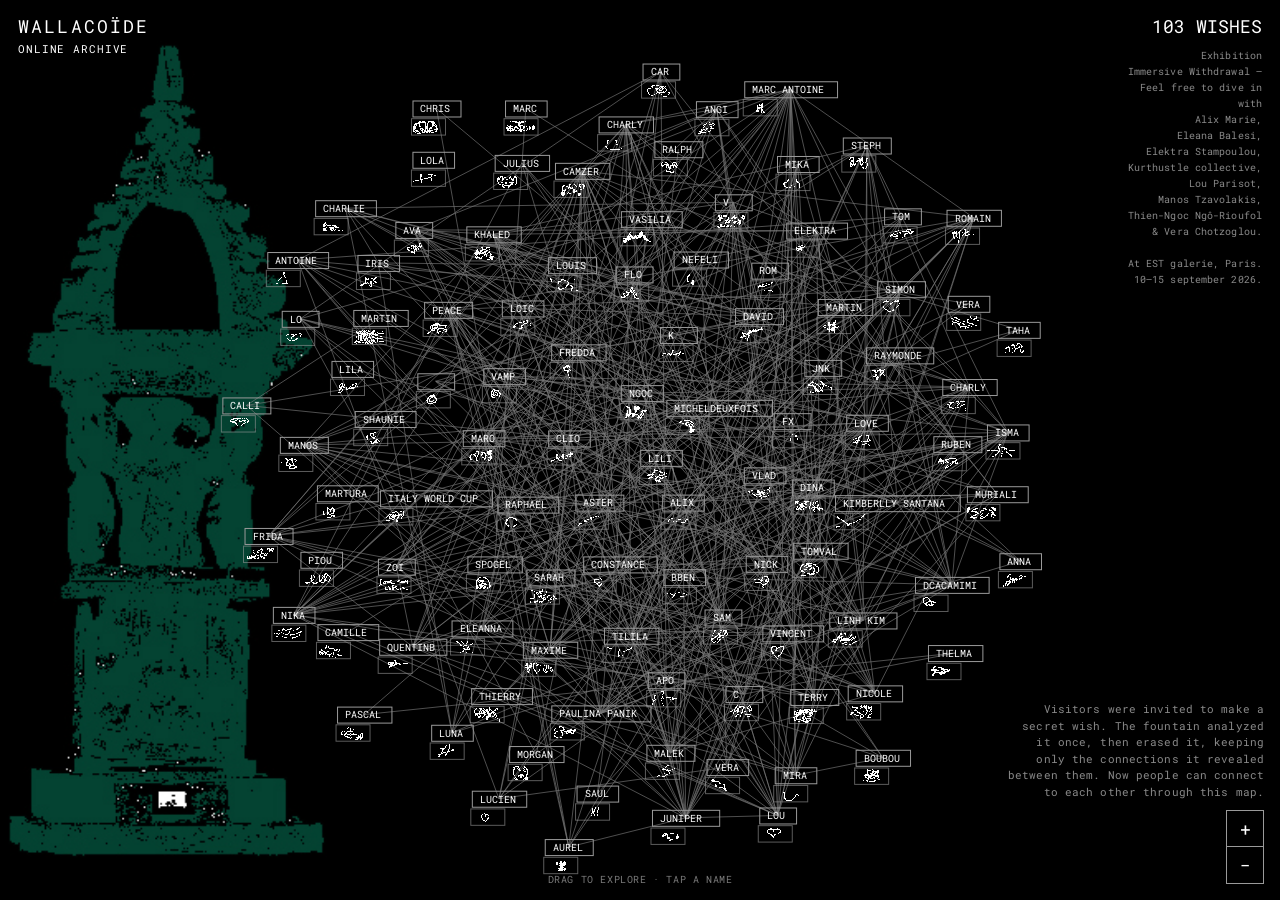
<file: wallacoide/index.html>
<!doctype html>
<html lang="en">
<head>
<meta charset="utf-8">
<meta name="viewport" content="width=device-width, initial-scale=1, maximum-scale=1, user-scalable=no">
<title>Wallacoïde — the wishing fountain</title>
<link rel="preconnect" href="https://fonts.gstatic.com" crossorigin>
<link rel="stylesheet" href="https://fonts.googleapis.com/css2?family=Roboto+Mono:wght@400;500&display=swap">
<style>
  :root { color-scheme: dark; }
  html, body { margin:0; padding:0; background:#000; color:#fff; overflow:hidden; height:100%; width:100%;
    font-family: "Roboto Mono", "Courier New", Consolas, Menlo, monospace; -webkit-tap-highlight-color: transparent; }
  #canvas { display:block; touch-action:none; cursor:grab; position:fixed; top:0; left:0; z-index:2; }
  #canvas.dragging { cursor:grabbing; }

  #titre {
    position:fixed; top:0; left:0; right:0; padding:14px 18px 10px;
    display:flex; justify-content:space-between; align-items:flex-start;
    pointer-events:none; z-index:5;
  }
  #titre h1 { margin:0; font-size:18px; font-weight:400; letter-spacing:0.12em; color:#fff; }
  #titre .sub { font-size:10px; color:#9a9a9a; letter-spacing:0.08em; margin-top:3px; }
  #titre .online { font-size:11px; color:#fff; letter-spacing:0.08em; margin-top:3px; }
  #compte { font-size:18px; color:#fff; text-align:right; white-space:nowrap; }
  #credits { font-size:10px; color:#8a8a8a; text-align:right; line-height:1.6; letter-spacing:0.01em;
    max-width:320px; margin-top:10px; }

  #fontaine {
    position:fixed; left:0; top:50%; transform:translateY(-50%);
    height:92vh; width:auto; max-width:42vw; object-fit:contain;
    pointer-events:none; z-index:1;
  }
  @media (max-width: 700px) {
    #fontaine { height:58vh; max-width:60vw; }
    #credits { max-width:170px; font-size:9px; }
  }

  #hint {
    position:fixed; bottom:14px; left:50%; transform:translateX(-50%);
    font-size:10px; color:#7a7a7a; letter-spacing:0.06em; pointer-events:none;
    transition:opacity .6s ease; z-index:5;
  }

  #note {
    position:fixed; bottom:100px; right:16px; z-index:5;
    font-size:11px; color:#8a8a8a; text-align:right; line-height:1.5;
    letter-spacing:0.01em; max-width:260px; pointer-events:none;
  }
  @media (max-width: 700px) {
    #note { max-width:160px; font-size:10px; bottom:90px; }
  }

  #zoom {
    position:fixed; bottom:16px; right:16px; z-index:5;
    display:flex; flex-direction:column; border:1px solid #9a9a9a;
  }
  #zoom button {
    width:36px; height:36px; background:#000; color:#fff; border:none;
    border-bottom:1px solid #9a9a9a; font-size:18px; font-family:inherit;
    cursor:pointer; display:flex; align-items:center; justify-content:center; padding:0;
  }
  #zoom button:last-child { border-bottom:none; }
  #zoom button:active { background:#9a9a9a; color:#000; }

  #panneau {
    position:fixed; inset:0; background:#000; z-index:10;
    display:none; flex-direction:column;
    -webkit-overflow-scrolling:touch;
  }
  #panneau.ouvert { display:flex; }
  #panneauScroll { flex:1; overflow-y:auto; padding:22px 22px 60px; }
  #panneauScroll::-webkit-scrollbar { width:0; }

  #retour {
    position:absolute; top:14px; left:14px; z-index:11;
    width:42px; height:42px; border:1px solid #9a9a9a; background:#000; color:#fff;
    font-size:18px; line-height:1; cursor:pointer; display:flex; align-items:center; justify-content:center;
  }
  #retour:active { background:#9a9a9a; color:#000; }

  .nomTitre { font-size:22px; letter-spacing:0.06em; text-align:center; margin:54px 0 26px; word-break:break-word; }

  .traceWrap { display:flex; justify-content:center; margin-bottom:34px; }
  #traceCanvas { border:1px solid #666; image-rendering: pixelated; }

  .sectionTitre { font-size:11px; letter-spacing:0.14em; color:#9a9a9a; text-align:center; margin:30px 0 16px; }

  .ligne { display:flex; align-items:baseline; justify-content:center; gap:14px; padding:9px 0;
    font-size:14px; letter-spacing:0.03em; color:inherit; text-decoration:none; cursor:pointer; }
  .ligne .n { text-align:right; min-width:0; }
  .ligne .p { font-size:17px; font-weight:400; min-width:44px; }
  .vide { text-align:center; color:#7a7a7a; font-size:12px; padding:10px 0 0; letter-spacing:0.08em; }

  .contact { text-align:center; font-size:11px; color:#8a8a8a; line-height:1.6;
    letter-spacing:0.02em; margin:0 auto 16px; max-width:340px; }

  .fontaine { text-align:center; margin-top:6px; }
  .fontaine .type { font-size:15px; margin-bottom:10px; }
  .fontaine .adr, .fontaine .com { font-size:13px; color:#9a9a9a; margin-bottom:4px; }
  .fontaine .gid { font-size:10px; color:#666; margin-top:14px; }

  @media (min-width: 620px) {
    #panneauScroll { max-width:520px; margin:0 auto; }
  }

  #contactOverlay {
    position:fixed; inset:0; background:rgba(0,0,0,0.8); z-index:20;
    display:none; align-items:center; justify-content:center; padding:20px;
  }
  #contactOverlay.ouvert { display:flex; }
  #contactBox { background:#000; border:1px solid #9a9a9a; padding:26px 22px; width:100%; max-width:360px; }
  #contactBox h2 { font-size:14px; font-weight:400; letter-spacing:0.08em; margin:0 0 10px; text-align:center; }
  #contactExplication { font-size:11px; color:#8a8a8a; text-align:center; line-height:1.5; margin:0 0 18px; }
  #contactBox label { display:block; font-size:10px; color:#9a9a9a; letter-spacing:0.08em; margin:14px 0 6px; }
  #contactBox input, #contactBox textarea {
    width:100%; background:#000; border:1px solid #666; color:#fff; font-family:inherit; font-size:13px;
    padding:8px; box-sizing:border-box;
  }
  #contactBox textarea { min-height:70px; resize:vertical; }
  #contactBox .boutons { display:flex; gap:10px; margin-top:18px; }
  #contactBox button {
    flex:1; background:#000; color:#fff; border:1px solid #9a9a9a; padding:10px; font-family:inherit;
    font-size:12px; letter-spacing:0.06em; cursor:pointer;
  }
  #contactBox button:active { background:#9a9a9a; color:#000; }
  #contactStatus { font-size:11px; color:#8a8a8a; text-align:center; margin-top:14px; min-height:14px; }
</style>
</head>
<body>

<canvas id="canvas"></canvas>

<img id="fontaine" src="[data-uri]" alt="">

<div id="titre">
  <div>
    <h1>WALLACOÏDE</h1>
    <div class="online">ONLINE ARCHIVE</div>
  </div>
  <div>
    <div id="compte"></div>
    <div id="credits">Exhibition<br>Immersive Withdrawal —<br>Feel free to dive in<br>
      with<br>
      Alix Marie,<br>
      Eleana Balesi,<br>
      Elektra Stampoulou,<br>
      Kurthustle collective,<br>
      Lou Parisot,<br>
      Manos Tzavolakis,<br>
      Thien-Ngoc Ngô-Rioufol<br>
      &amp; Vera Chotzoglou.<br><br>
      At EST galerie, Paris.<br>
      10–15 september 2026.</div>
  </div>
</div>
<div id="hint">DRAG TO EXPLORE · TAP A NAME</div>
<div id="note">Visitors were invited to make a secret wish. The fountain analyzed it once, then erased it, keeping only the connections it revealed between them. Now people can connect to each other through this map.</div>
<div id="zoom">
  <button id="zoomIn" aria-label="zoom in">+</button>
  <button id="zoomOut" aria-label="zoom out">−</button>
</div>

<div id="panneau">
  <button id="retour" aria-label="back">‹</button>
  <div id="panneauScroll">
    <div class="nomTitre" id="pNom"></div>

    <div class="traceWrap"><canvas id="traceCanvas" width="200" height="120"></canvas></div>

    <div class="sectionTitre">RESONANCES WITH OTHERS</div>
    <div class="contact">Want to leave a message to the people you have the most resonance with — or find out if someone left one for you? Tap a name.</div>
    <div id="pMatchs"></div>

    <div class="sectionTitre">ATTRIBUTED FOUNTAIN</div>
    <div class="fontaine" id="pFontaine"></div>
  </div>
</div>

<div id="contactOverlay">
  <div id="contactBox">
    <h2 id="contactTitre"></h2>
    <div id="contactExplication">Your email and message will only reach this person if they've sent something too.</div>
    <label for="contactEmail">Your email</label>
    <input type="email" id="contactEmail" placeholder="you@email.com">
    <label for="contactMessage">Your message (optional)</label>
    <textarea id="contactMessage"></textarea>
    <div class="boutons">
      <button id="contactAnnuler" type="button">Cancel</button>
      <button id="contactEnvoyer" type="button">Send</button>
    </div>
    <div id="contactStatus"></div>
  </div>
</div>

<script>
const VOEUX = [
{"index":0,"nom":"LILI","trace_b64":"AAACAAAAAA4AAAAAOgAAAADiAAAAAIIDAAAAg14AAAAB4AMAgABAAwBsAMABAPyBcQAAjgAfAACQAeQDAGBogAMAMC/AAAD4sDsAAAyYDgAABgYAAAAADAEAAAAIAQAAAHgBAAAA0AMAAAAAAAAAAAAAAAAAAAAA","categories":[{"nom":"NATURE","pct":95},{"nom":"WORLDS FUTURE","pct":80},{"nom":"WORLD PEACE","pct":75},{"nom":"JUSTICE","pct":65},{"nom":"RESILIENCE","pct":50}],"fontaine":{"gid":450072165,"type":"FONTAINE BOIS","adresse":"CITE DEBERGUE","commune":"PARIS, 12TH ARRONDISSEMENT"}},
{"index":1,"nom":"ASTER","trace_b64":"AAAAAAAAAAAAAAAAAAAAAAAAEAAAAAAXAAAADAMAAABcAAAAABwAAAAAHAAAAIARAAAAwAAAAAAYAAAAADgAAAAAOAAAAAACAAAAgAIAAADgAAAAADAAAAAAEAAAAAAIAAAAAAwAAAAAAAAAAAAAAAAAAAAAAAAA","categories":[{"nom":"HAPPINESS","pct":100},{"nom":"JOY","pct":80},{"nom":"SELF LOVE","pct":60},{"nom":"PEACE","pct":50}],"fontaine":{"gid":450071497,"type":"FONTAINE PETILLANTE","adresse":"129S QUAI ANDRE CITROEN","commune":"PARIS, 15TH ARRONDISSEMENT"}},
{"index":2,"nom":"NGOC","trace_b64":"AAAAAAAAAAAAAAAAAAAAwAA3AADAA38AAIAHfwAAAAV/AAAADX8AAAANPwAAAAkfAACADA78AIAMDmYAgAhGNgCADAIUAMB8AxYAwPwBGgDAzh8LAMDGPw0AwMahBQDgw+ADAEDD4AIAYADwAwBAAHABAAAAIAEA","categories":[{"nom":"ABUNDANCE","pct":90},{"nom":"JOY","pct":80},{"nom":"CELEBRATION","pct":70},{"nom":"FREEDOM","pct":60}],"fontaine":{"gid":450071295,"type":"FONTAINE 2EN1","adresse":"QUAI DES CELESTINS","commune":"PARIS, 4TH ARRONDISSEMENT"}},
{"index":3,"nom":"ALIX","trace_b64":"AAAAAAAAAAAAAAAAAAAAAAAAAAAAAAAAAAAAAAAAAAAAAAAAGAAAAAA+4IABACLwwAAAI5hAAIAghCAAgGCGMAAAwIEZAAAAAA8AAAAAAAAAAAAAAAAAAAAAAAAAAAAAAAAAAAAAAAAAAAAAAAAAAAAAAAAAAAAA","categories":[{"nom":"ROMANTIC LOVE","pct":100}],"fontaine":{"gid":450077529,"type":"FONTAINE BOIS","adresse":"RUE MOUNET SULLY","commune":"PARIS, 20TH ARRONDISSEMENT"}},
{"index":4,"nom":"CLIO","trace_b64":"AAAAAAAAAAAAAAAAAAAAAAAAAAAAAAAIAAAAABgAAACAeAAAAMZ4AAAMjn4AAAzKGQAABL4JAAAEiw0AAMSKBwAAbI4AAAAc7AAAAA88AACAEQAAAMBgAwAAcMABAAAQAAAAAAAAAAAAAAAAAAAAAAAAAAAAAAAA","categories":[{"nom":"ROMANTIC LOVE","pct":100},{"nom":"HEALTH","pct":100},{"nom":"HUMANITY","pct":90},{"nom":"UNITY","pct":80},{"nom":"WORLD PEACE","pct":70},{"nom":"HOPE","pct":60}],"fontaine":{"gid":450072550,"type":"FONTAINE BOIS","adresse":"RUE DE JESSAINT","commune":"PARIS, 18TH ARRONDISSEMENT"}},
{"index":5,"nom":"MICHELDEUXFOIS","trace_b64":"AAAAAAAAAAAGAAAAwB8AAAB8cAAAAA7gAAAAA48BAACPOAMAALhjAgAA4M4GAACAmwUAAAA3BQAAAHwHAAAA8AYAAADgBAAAAOAEAAAAwAQAAADADwAAAMAPAAAAwA4AAADABwAAAPADAAAAWAEAAADAAAAAAEAA","categories":[{"nom":"CREATIVITY","pct":90},{"nom":"HOME","pct":85},{"nom":"FRIENDSHIP","pct":80},{"nom":"FAMILY","pct":60},{"nom":"IMAGINATION","pct":50}],"fontaine":{"gid":450085574,"type":"BORNE FONTAINE","adresse":"5 PLACE DU COLONEL FABIEN","commune":"PARIS, 19TH ARRONDISSEMENT"}},
{"index":6,"nom":"CONSTANCE","trace_b64":"AAAAAAAAAAAAAAAAAAAAAAAAAAAAACAAAAAAewAAAMDPAAAAYIwAAABggAAAAGCAAAAAQIgAAADAnAAAAIDBAAAAAEMAAAAAZgAAAAAsAAAAADgAAAAAGAAAAAAQAAAAAAAAAAAAAAAAAAAAAAAAAAAAAAAAAAAA","categories":[{"nom":"ROMANTIC LOVE","pct":100},{"nom":"CONNECTION","pct":60},{"nom":"HOPE","pct":40}],"fontaine":{"gid":450071236,"type":"FONTAINE POING D EAU","adresse":"50 BOULEVARD DAVOUT","commune":"PARIS, 20TH ARRONDISSEMENT"}},
{"index":7,"nom":"FREDDA","trace_b64":"AAAAAAAAAAAAAAAAAAAAAAA4AAAAAP4AAAAA9wAAAIBXAAAAgNwCAACAgQAAAADBAAAAAGEAAAAAvwEAAADsAAAAADAAAAAAEAAAAAAAAAAAAAAAAAAAIAAAAAAgAAAAACAAAAAAAAAAAAAAAAAAAEAAAAAAQAAA","categories":[{"nom":"ROMANTIC LOVE","pct":90},{"nom":"SELF LOVE","pct":75},{"nom":"IMAGINATION","pct":60},{"nom":"DREAM","pct":50}],"fontaine":{"gid":450085471,"type":"FONTAINE 2EN1","adresse":"RUE ARISTIDE MAILLOL","commune":"PARIS, 15TH ARRONDISSEMENT"}},
{"index":8,"nom":"VLAD","trace_b64":"AAAAwAAAAACAAQAAAAABAAAAAAEAAABgAAAYAjgAAAYGBgGAAfwBA+AA7gABwAD+gwCABwvDAAAMmSEAAJDwHAAAsB8HAABgUEAAAMDwMAAAgDkfAAAAbgAAAABAAAAAAEAAAAAAwAAAAAAAAAAAAAAAAAAAAAAA","categories":[{"nom":"AMBITION","pct":95},{"nom":"SUCCESS","pct":90},{"nom":"GROWTH","pct":80},{"nom":"STRENGTH","pct":75},{"nom":"COURAGE","pct":70}],"fontaine":{"gid":450072168,"type":"FONTAINE BOIS","adresse":"PARC DE BERCY","commune":"PARIS, 12TH ARRONDISSEMENT"}},
{"index":9,"nom":"RAPHAEL","trace_b64":"AAAAAAAAAAAAAACABwAAAOAfAAAAYHgAAAAwQAAAABjAAAAAGIABAAAIAAEAAAgAAQAADAABAAAEAAEAAAwAAQAACIABAAAIgAAAABjAAAAAMGAAAABgMAAAAMAfAAAAAAAAAAAAAAAAAAAAAAAAAAAAAAAAAAAA","categories":[{"nom":"CALM","pct":95},{"nom":"PEACE","pct":90},{"nom":"BALANCE","pct":80},{"nom":"SILENCE","pct":75},{"nom":"HEALING","pct":60}],"fontaine":{"gid":450071284,"type":"FONTAINE ARCEAU","adresse":"12F PLACE DE LA REPUBLIQUE","commune":"PARIS, 10TH ARRONDISSEMENT"}},
{"index":10,"nom":"K","trace_b64":"AAAAAAAAAAAAAAAAAAAAAAAAAAAAAAAAAAAAAAAAAAAAAAAAgAEAAACAAAIAAIAAAgAAgAADAGBIADEA8EzyOQCAah8JAJgxgQAACCCAAAAIIAAAAAAAAAAAAAAAAAAAAAAAAAAAAAAAAAAAAAAAAAAAAAAAAAAA","categories":[{"nom":"ART","pct":90},{"nom":"CREATIVITY","pct":70},{"nom":"TRAVEL","pct":60},{"nom":"EXPLORATION","pct":50}],"fontaine":{"gid":450071810,"type":"FONTAINE BOIS","adresse":"11F RUE DE NAVARRE","commune":"PARIS, 5TH ARRONDISSEMENT"}},
{"index":11,"nom":"BBEN","trace_b64":"AAAAAAAAAAAAAAAAAAAAAAAAAAAAAAAAAAAAAAAAAAAUAABggN8BACDBAAcAAEQADAAAbAAQAAAwAAAAADAfAAAAEOADAAAQAAAAAAgAAAAAAAAAAAAAAAAAAAAAAAAAAAAAAAAAAAAAAAAAAAAAAAAAAAAAAAAA","categories":[{"nom":"MONEY","pct":100}],"fontaine":{"gid":450071237,"type":"FONTAINE POING D EAU","adresse":"66 BOULEVARD DAVOUT","commune":"PARIS, 20TH ARRONDISSEMENT"}},
{"index":12,"nom":"VAMP","trace_b64":"AAAAAAAAAAAAAABgAAAAAHAAAAAAmAEAAADoBwAAAGwMAAAANAgAAACUEQAAANQTAAAAVDIAAADcIgAAANQzAAAANBMAAADkEQAAAAwYAAAAOAgAAADgDwAAAAAAAAAAAAAAAAAAAAAAAAAAAAAAAAAAAAAAAAAA","categories":[{"nom":"ABUNDANCE","pct":100},{"nom":"MONEY","pct":80},{"nom":"SECURITY","pct":70}],"fontaine":{"gid":450072560,"type":"FONTAINE BOIS","adresse":"SQUARE DE LA BUTTE DU CHAPEAU ROUGE","commune":"PARIS, 19TH ARRONDISSEMENT"}},
{"index":13,"nom":"FX","trace_b64":"AAAAAAAAAAAAAAAAAAAAAACAAAAAAEABAAAAIBgAAAAgHAAAABAkAAAAAAAAAAAQIAAAABAgAAAAECAAAAAQIAAAABAAAAAAMAAAAAAAAAAAAAAAAAAAAAAAAAAAAAAAAAAAAAAAAAAAAAAAAAAAAAAAAAAAAAAA","categories":[{"nom":"DISCOVERY","pct":90},{"nom":"CURIOSITY","pct":85},{"nom":"MEANING OF LIFE","pct":75},{"nom":"TRUTH","pct":60},{"nom":"HOME","pct":50}],"fontaine":{"gid":450085263,"type":"FONTAINE 2EN1","adresse":"100 RUE DE LA FONTAINE AU ROI","commune":"PARIS, 11TH ARRONDISSEMENT"}},
{"index":14,"nom":"SARAH","trace_b64":"AAAAAAAAABAAAMAAEAAAwAMQAAAABh8CAAAEAQIAAHADAgAA0AYhAADwgGEAAGaAIAAAhEEwBAAEZhgGAIQPBA4AhAkGCgAEZYQMAAK/wBzwA7BANhAA4MACEAAggAMQICAIABAgMBgAMDwfIAAgDAVAAGAEAQAA","categories":[{"nom":"MUSIC","pct":100},{"nom":"AMBITION","pct":90},{"nom":"SUCCESS","pct":80},{"nom":"FREEDOM","pct":75},{"nom":"DREAM","pct":70},{"nom":"CREATIVITY","pct":60}],"fontaine":{"gid":450071920,"type":"FONTAINE BOIS","adresse":"2B RUE ROBERT BLACHE","commune":"PARIS, 10TH ARRONDISSEMENT"}},
{"index":15,"nom":"FLO","trace_b64":"AAAAAAAAAAAAAAAAEAAAAAAYAAAAABgAAAAAHAAAAAAUAAAAABQAAAAAzAAAACBMAAAA4OwAAADgugAAAM5jAAAAjmEGAADKYAcAAE7gBwAAbIACAAA8gAAAgByAAADAB4ABAMABABEAAAAAHgAAAAAGAAAAAAAA","categories":[{"nom":"KNOWLEDGE","pct":90},{"nom":"UNDERSTANDING","pct":85},{"nom":"CURIOSITY","pct":80},{"nom":"UNCERTAINTY","pct":75},{"nom":"HOPE","pct":70},{"nom":"WISDOM","pct":65},{"nom":"AMBITION","pct":60}],"fontaine":{"gid":450072166,"type":"FONTAINE BOIS","adresse":"40F BOULEVARD DE LA BASTILLE","commune":"PARIS, 12TH ARRONDISSEMENT"}},
{"index":16,"nom":"NICK","trace_b64":"AAAAAAAAAAAHAAAAgA0AAADACAAAACAIAAAAIBAAAOARHAAAGBsUAAAMDhIAAAQ8FwAABAgfAAAMAAgAAPAHCgAAAAwHAAAAGAcAAADgAwAAAKAAAAAAQAAAAABAAAAAACAAAAAAQAAAAABgAAAAAAAAAAAAAAAA","categories":[{"nom":"ROMANTIC LOVE","pct":90}],"fontaine":{"gid":450072209,"type":"FONTAINE BOIS","adresse":"57F RUE DE CROULEBARBE","commune":"PARIS, 13TH ARRONDISSEMENT"}},
{"index":17,"nom":"MARO","trace_b64":"AAAAAAAAAAAADgAAAMALAAAOQA8AAAvAGwAAic8XAIAI2R8AmAjQDwBsiBEHAMaIEQcAwoQwBACCBBAcAAMCER4AAwITHwADAhAPAAIDGAwABgIIBQD8AwgHAAAGhAMAAAwEAAAAAAAAAAAAAAAAAAAAAAAAAAAA","categories":[{"nom":"ROMANTIC LOVE","pct":100},{"nom":"CONNECTION","pct":70},{"nom":"KINDNESS","pct":60}],"fontaine":{"gid":450080640,"type":"FONTAINE BOIS","adresse":"RUE D ALSACE","commune":"PARIS, 10TH ARRONDISSEMENT"}},
{"index":18,"nom":"DAVID","trace_b64":"AAAAAAIAAAAAAwAAAIADAACA4gcAAIj/BQAA7D8AAAD+DwAAAP0BAAACHwAAgIcHAAAAvgcAAADEAwAAACwHAAAADAcAAADuAQAAgD0BAADAEwEAAAAwAQAAALAAAAAAgAAAAACAAAAAAIAAAAAAAAAAAAAAAAAA","categories":[{"nom":"TRAVEL","pct":95},{"nom":"ADVENTURE","pct":85},{"nom":"EXPLORATION","pct":75},{"nom":"FREEDOM","pct":60}],"fontaine":{"gid":450071872,"type":"FONTAINE BOIS","adresse":"PLACE DE LA REP DOMINICAINE","commune":"PARIS, 8TH ARRONDISSEMENT"}},
{"index":19,"nom":"TILILA","trace_b64":"MAAAAARgAAAABMADAAAGAAQAAAMAAAjgAAAACBgAAAAIBAAAAAQDAAAAhAAAAABEAAAAAAQAAAAABAAAAAAEAAAAAAIAAAAAjAAAAAAEAAAAAAAAAAAAAAAAAAAAAAAAAAAAAAAAAAAAAAAAAAAAAAAAAAAAAAAA","categories":[{"nom":"SUCCESS","pct":100},{"nom":"AMBITION","pct":80},{"nom":"ABUNDANCE","pct":60}],"fontaine":{"gid":450072169,"type":"FONTAINE BOIS","adresse":"PARC DE BERCY","commune":"PARIS, 12TH ARRONDISSEMENT"}},
{"index":20,"nom":"LOIC","trace_b64":"AAAAAAAAAADAAQAAALgBAAAAmAEAAMCNAQAAcMcPAAAscAgAAAQYCAAAAwwQAIAABxgAwP0BAADAIwEAAEBhAQAAwCADAAAA4AEAAABgAQAAAAAAAAAAAAAAAAAAAAAAAAAAAAAAAAAAAAAAAAAAAAAAAAAAAAAA","categories":[{"nom":"NATURE","pct":90},{"nom":"ANIMALS","pct":90},{"nom":"EXPLORATION","pct":80},{"nom":"ADVENTURE","pct":70},{"nom":"CURIOSITY","pct":60},{"nom":"FREEDOM","pct":50}],"fontaine":{"gid":450071823,"type":"FONTAINE BOIS","adresse":"SQUARE TARAS CHEVTCHENKO","commune":"PARIS, 6TH ARRONDISSEMENT"}},
{"index":21,"nom":"DINA","trace_b64":"AAAAAAAAAAAAAAAAgAAAAADggAPwgJ/AAsAAgHgCcABDJAJYmEEkAiz6QDICAD5HEgMA/EEGAQBcQIQBQPwgiABAOiGwAEA7I+4GYDkgCw+gZyCJPeBsgAxnYEAABAYAAAAEBAAAAAAAAAAAGAAAAAAQAAAAAAAA","categories":[{"nom":"ROMANTIC LOVE","pct":100},{"nom":"BEAUTY","pct":70},{"nom":"CONNECTION","pct":60},{"nom":"DREAM","pct":50},{"nom":"ETERNITY","pct":40}],"fontaine":{"gid":450025566,"type":"FONTAINE BOIS","adresse":"18F ROUTE CEINTURE LAC DAUMESNIL","commune":"PARIS, 12TH ARRONDISSEMENT"}},
{"index":22,"nom":"SPOGEL","trace_b64":"AAAAAAAAAAAAAAAAHwAAAMBxAAAAYMABAAAggAEAADAAAwAAEAwCAADYHwQAAGgXBAAA6B0MAADIBAgAAAhwCAAACH4IAADI6wgAAMj6GAAA2B8YAABY1xkAABhvGQAAeHsLAACccQcAAJgxAgAAmAEAAAAAAAAA","categories":[{"nom":"UNIVERSE","pct":90},{"nom":"HOPE","pct":85},{"nom":"WORLDS FUTURE","pct":80},{"nom":"FEAR","pct":75},{"nom":"KNOWLEDGE","pct":65},{"nom":"TRUTH","pct":60}],"fontaine":{"gid":450071753,"type":"FONTAINE BOIS","adresse":"SQUARE JEAN XXIII","commune":"PARIS, 4TH ARRONDISSEMENT"}},
{"index":23,"nom":"NEFELI","trace_b64":"AAAAAAAAAAAAAAAAAAAAAAAAAAAAAAAAAAAACAAAAAAIAAAAABwAAAAAHAAAAAAWAAAAABIAAAAAEgAAAAASAAAAABIAAAAAEgAAAAASAQAAAJIBAAAAlgEAAACcAQAAAMADAAAAwAMAAADAAQAAAIABAAAAAAAA","categories":[{"nom":"JUSTICE","pct":95},{"nom":"COMMUNITY","pct":90},{"nom":"ABUNDANCE","pct":90},{"nom":"EQUALITY","pct":85},{"nom":"HUMANITY","pct":85},{"nom":"UNITY","pct":80},{"nom":"KINDNESS","pct":75},{"nom":"NATURE","pct":70},{"nom":"HEALTH","pct":65}],"fontaine":{"gid":450071235,"type":"FONTAINE POING D EAU","adresse":"111 RUE SAINT BLAISE","commune":"PARIS, 20TH ARRONDISSEMENT"}},
{"index":24,"nom":"SAM","trace_b64":"AAAAAAAAAAAAAADg7w4AADC4DwAAEJAMAAAQEA4AAAAYDgAACAwfAAAIBhUAAAQGEQAABpcZAAAG/QgAwIMZBgAA4AwCAAAwxgAAgB0jAAAADxEAAAAHGQAAAIMNAAAAgQQAAACjBgAAACYCAAAAVAMAAAAYAQAA","categories":[{"nom":"FREEDOM","pct":95},{"nom":"ADVENTURE","pct":90},{"nom":"NATURE","pct":85},{"nom":"ANIMALS","pct":85},{"nom":"ESCAPE","pct":80},{"nom":"DREAM","pct":75},{"nom":"EXPLORATION","pct":70}],"fontaine":{"gid":450072303,"type":"FONTAINE BOIS","adresse":"RUE DES THERMOPYLES","commune":"PARIS, 14TH ARRONDISSEMENT"}},
{"index":25,"nom":" ","trace_b64":"AAAAAAAAAAAAAAAAAAAAAAAYAAAAAB0AAAAANwAAAMA3AAAAYDwAAABgbgAAACBLAAAAMMkAAACQiAAAAJCYAAAA2JgAAADYzAAAANBHAAAAEHAAAAAwGAAAAOAPAAAAAAAAAAAAAAAAAAAAAAAAAAAAAAAAAAAA","categories":[{"nom":"ROMANTIC LOVE","pct":50},{"nom":"FRIENDSHIP","pct":50},{"nom":"FAMILY","pct":50},{"nom":"CHILDREN","pct":50},{"nom":"PARENTS","pct":50}],"fontaine":{"gid":450072575,"type":"FONTAINE BOIS","adresse":"PARC DES BUTTES CHAUMONT","commune":"PARIS, 19TH ARRONDISSEMENT"}},
{"index":26,"nom":"JNK","trace_b64":"AAAAAAAAAAAAAAAAAAAAAAAQAAAABjAAAAAPYAAAgDNAAACAIsAAAIDGogAAYIbZAgDgT4IMAEA+gjAAADiMQAAAMJCAABhwUAADAPBQAAIAUCEAAgDgIQACAOAjAAAA4HMAAIAgTwAAgBgAAACADAAAAAAAAAAA","categories":[{"nom":"WORLD PEACE","pct":100},{"nom":"PEACE","pct":90},{"nom":"UNITY","pct":85},{"nom":"HUMANITY","pct":80},{"nom":"SOLIDARITY","pct":75},{"nom":"HOPE","pct":70}],"fontaine":{"gid":450072164,"type":"FONTAINE BOIS","adresse":"CITE DEBERGUE","commune":"PARIS, 12TH ARRONDISSEMENT"}},
{"index":27,"nom":"MAXIME","trace_b64":"AAAAAAAAAAAAAAAAAAAA8OMDAAAwZgIAAHAsDAAA+C0+8AB4J2aoATgmQygBICcgIAH4IyAkDfAgICQd4CAgphWgQRD+FSBBEJIgQMEQkiTggRi2HOCACOwYwIAFcADAAAIwAAAAAgAAAAAAAAAAAAAAAAAAAAAA","categories":[{"nom":"ROMANTIC LOVE","pct":100},{"nom":"CONNECTION","pct":60},{"nom":"HOPE","pct":50},{"nom":"DREAM","pct":30}],"fontaine":{"gid":450077722,"type":"FONTAINE BOIS","adresse":"AVENUE TRANSVERSALE","commune":"PARIS, 14TH ARRONDISSEMENT"}},
{"index":28,"nom":"LOUIS","trace_b64":"AAAAAAAAAAAAAAAwAAAACAAAAAAMAAwAAhgADwADEABzAAEQwIEAABDgAAEAAGAAAwAAMAACAAAwAAIAABAAAgAAEAADAAAQAAEAABCAOQAAEIBgAAAQQEAAADBgQAAYIDBgAABgDmAAAMADIAAAAAAAGAAAACAY","categories":[{"nom":"DISCOVERY","pct":95},{"nom":"EXPLORATION","pct":90},{"nom":"CURIOSITY","pct":85},{"nom":"ADVENTURE","pct":80},{"nom":"DREAM","pct":75},{"nom":"HOPE","pct":70},{"nom":"INDEPENDENCE","pct":60},{"nom":"IMAGINATION","pct":55}],"fontaine":{"gid":450071756,"type":"FONTAINE BOIS","adresse":"21 RUE DES BLANCS MANTEAUX","commune":"PARIS, 4TH ARRONDISSEMENT"}},
{"index":29,"nom":"TOMVAL","trace_b64":"AAAAAAAAAAAAAAAAfwAAAGDZAwAAOA8OAACMeRgAAMTAMAAAZLxgAAAiYkMAACJDggAAI2CGAABDIIQAAMMxhAAABg+EAAAMAIQAABwAhgAAMADCAABgAGIAAIABOQAAAN4HAAAA8AMAAIAfAAAA/AAAAMAHAAAA","categories":[{"nom":"AMBITION","pct":95},{"nom":"SUCCESS","pct":90},{"nom":"LEGACY","pct":60}],"fontaine":{"gid":450025542,"type":"FONTAINE BOIS","adresse":"AVENUE DE GRAVELLE","commune":"PARIS, 12TH ARRONDISSEMENT"}},
{"index":30,"nom":"ITALY WORLD CUP","trace_b64":"AAAAAAAAAAAAAAAAADgAAAAYJgAAgGcgAABgwCAAABCAIAAAiIcgAABoyycAAKT/LQAA8N8ZAADKzRgAAAmrCAAAiaUMAIB4ZAQAgCBTAACAgFEAAIBgMAAAAB8wAAAAADAAAAAAAAAAAAAAAAAAAAAAAAAAAAAA","categories":[{"nom":"CELEBRATION","pct":90},{"nom":"JOY","pct":80},{"nom":"ADVENTURE","pct":70},{"nom":"AMBITION","pct":60}],"fontaine":{"gid":450071822,"type":"FONTAINE BOIS","adresse":"91B RUE DU MONTPARNASSE","commune":"PARIS, 6TH ARRONDISSEMENT"}},
{"index":31,"nom":"ROM","trace_b64":"AAAAHAAAAAAGAAAABAMAAADAAAAA4GAAAAAgGAAAAG4OAAAA/wEAAABBAAAAAEEAAAAAQAAAAAAAAAAAAAAAAAAAAAAAAAAA4QMAAAAfBgAAAAAEAAAAAAAAAAAAAAAAAAAAAAAAAAAAAAAAAAAAAAAAAAAAAAAA","categories":[{"nom":"NOSTALGIA","pct":50},{"nom":"GRIEF","pct":40},{"nom":"LONELINESS","pct":30}],"fontaine":{"gid":450071809,"type":"FONTAINE BOIS","adresse":"RUE DES ARENES","commune":"PARIS, 5TH ARRONDISSEMENT"}},
{"index":32,"nom":"APO","trace_b64":"AAAOAAAAAAgAAAAACQAAAAAIAAAAAAgAAAAABAAAAAMAAAAAAQQAAAABBAAAAAEAAAAAAYRbAEABKkAPIAEEAAYgAgDQAaAHBAoAgAECAACAAAAAAMAABAAAQAAAAABAAAQAAGAABAAAYAAAAABgAAQAAAAACAAA","categories":[{"nom":"PEACE","pct":100},{"nom":"CALM","pct":90},{"nom":"BALANCE","pct":80},{"nom":"SILENCE","pct":70},{"nom":"WORLD PEACE","pct":65}],"fontaine":{"gid":450071918,"type":"FONTAINE BOIS","adresse":"SQUARE ALBAN SATRAGNE","commune":"PARIS, 10TH ARRONDISSEMENT"}},
{"index":33,"nom":"PEACE","trace_b64":"AAAAAAAAAAAAAAAAAAAAAAAAAAAAwAcAAAD4CwAAADzCBwAA/n0PAACfBw0AgAUBBACA1AEEAACMAwYAgNz+AQAARYYHAAAXBw4AAB4FCQAAAQwIAIABmQwAwADxBwBgAMMAADgABgAAAAAAAAAAAAAAAAAAAAAA","categories":[{"nom":"ROMANTIC LOVE","pct":100},{"nom":"CONNECTION","pct":70},{"nom":"KINDNESS","pct":60}],"fontaine":{"gid":450071811,"type":"FONTAINE BOIS","adresse":"19F SQUARE PAUL LANGEVIN","commune":"PARIS, 5TH ARRONDISSEMENT"}},
{"index":34,"nom":"LOVE","trace_b64":"AAAAAAAAAPABAAAADB4AAAAGHwAAAAMIAACAARgAACABGAAAmAAYAACEACQAAKIANAAA0QF0AACRP3gAAEnsDwAAxHMAAAB+gAAAADAAAwAA4AsEAAAA9BgAAAAAPwAAAAAwAAAAAAAAAAAAAAAAAAAAAAAAAAAA","categories":[{"nom":"ROMANTIC LOVE","pct":100},{"nom":"MONEY","pct":80}],"fontaine":{"gid":450072079,"type":"FONTAINE BOIS","adresse":"PARC DE BAGATELLE","commune":"PARIS, 16TH ARRONDISSEMENT"}},
{"index":35,"nom":"ELEANNA","trace_b64":"AAAAAAAAAAAAAAAQAAAAwBAYAACAIQgAAAAhCAAAAEIEBAAABAQGAAAMgAEAAJgHAAAA8B8AAABAMAAAAEAhfAAAACgAAADASQAAgAdHAAAAAH8AAAAAAAAAAEAAAAAAYAACAAAwAAIAAAgEBAAAAAAAAAAAAAAA","categories":[{"nom":"HAPPINESS","pct":100},{"nom":"JOY","pct":90},{"nom":"PEACE","pct":60}],"fontaine":{"gid":450080155,"type":"FONTAINE PETILLANTE","adresse":"BOULEVARD VOLTAIRE","commune":"PARIS, 11TH ARRONDISSEMENT"}},
{"index":36,"nom":"VASILIA","trace_b64":"AAAAAAAAAAACAAAAAAYAABgABwAAGIAHAAAUwA8AABzADwAAHOAfAAA69D8AADb/PwAAf+97AIDn/3kAwOb38QB4zxvgAZh/DKAD4A8A4AL4AgCABuwCAAAMfAAAABhgAAAAEDAAAAAAAAAAAAAAAAAAAAAAAAAA","categories":[{"nom":"FREEDOM","pct":100},{"nom":"INDEPENDENCE","pct":90},{"nom":"PEACE","pct":70},{"nom":"ESCAPE","pct":60},{"nom":"STRENGTH","pct":50}],"fontaine":{"gid":450072350,"type":"FONTAINE BOIS","adresse":"124 AVENUE FELIX FAURE","commune":"PARIS, 15TH ARRONDISSEMENT"}},
{"index":37,"nom":"VINCENT","trace_b64":"AAAAAAAAAAAAAABAAAEAAPDBBgAAGDIEAAAIHgQAAAgOBAAACAYEAAAIAgQAAAgDAgAACAMCAAAYAAIAABAAAQAAMIABAAAwgAAAAGBAAAAAQEAAAADAIAAAAIAwAAAAABEAAAAACwAAAAAKAAAAAAwAAAAADAAA","categories":[{"nom":"HAPPINESS","pct":100},{"nom":"JOY","pct":90},{"nom":"HOPE","pct":70}],"fontaine":{"gid":450080587,"type":"FONTAINE ARCEAU","adresse":"12 RUE GEORGES THILL","commune":"PARIS, 19TH ARRONDISSEMENT"}},
{"index":38,"nom":"SHAUNIE","trace_b64":"AAAAAAAAAAAAAAAAAAAAAAAABwAAAIAFAAAA+AQAAADsBAAAAIgEAACAiAAAAIAYAgAAwBACAADAIIMAAMDggQAAgICBAACAAIEAAIAAmAAAgACQAAAAAK4AAAAYywAAABgaAAAAkBsAAACQDAAAAPAAAAAAIAAA","categories":[{"nom":"GROWTH","pct":60},{"nom":"NEW BEGINNING","pct":50},{"nom":"SELF LOVE","pct":40},{"nom":"FREEDOM","pct":30}],"fontaine":{"gid":450071922,"type":"FONTAINE BOIS","adresse":"8 RUE DES RECOLLETS","commune":"PARIS, 10TH ARRONDISSEMENT"}},
{"index":39,"nom":"MARTIN","trace_b64":"AAAAAAAAAAAAAAAAAAAAAABAAAAAAGAAAAAAYAAAAAB/AAAAYHkAAABgOQAAAMBsAAAA4F4AAAD+SwAAAOMdAACAQHACAIBB8AMAAEP9AQAAfjQAAABQPgAAAPA/AAAAYDkAAABAPwAAAEAQAAAAQDAAAAAAMAAA","categories":[{"nom":"HEALING","pct":95},{"nom":"HEALTH","pct":90},{"nom":"JOY","pct":85},{"nom":"HOPE","pct":80},{"nom":"PEACE","pct":75},{"nom":"CALM","pct":70},{"nom":"STRENGTH","pct":65},{"nom":"HAPPINESS","pct":60}],"fontaine":{"gid":450071827,"type":"FONTAINE BOIS","adresse":"6F PLACE DU PRESIDENT MITHOUARD","commune":"PARIS, 7TH ARRONDISSEMENT"}},
{"index":40,"nom":"PAULINA PANIK","trace_b64":"AAAAAAAAAAAAAAAAAAAAADwAAAAA5AAAAADAAAAAIIAAAAAQAAYAABCABXMAEPj0fwAwpt9uAMARfzkAQD63HQAgcGgLADBAGA4ACEAAAAAIQAAAAAhAAAAAGEAAAAAwIAAAAGAQAAAAwBgAAACADwAAAAAAAAAA","categories":[{"nom":"PEACE","pct":100},{"nom":"ROMANTIC LOVE","pct":100},{"nom":"SECURITY","pct":95},{"nom":"HEALTH","pct":90},{"nom":"MONEY","pct":90},{"nom":"ABUNDANCE","pct":85},{"nom":"WORLD PEACE","pct":80}],"fontaine":{"gid":450085237,"type":"FONTAINE 2EN1","adresse":"PLACE DU CARDINAL LAVIGERIE","commune":"PARIS, 12TH ARRONDISSEMENT"}},
{"index":41,"nom":"KHALED","trace_b64":"AAAAAAAAAAAAAAAAEAAAAAAcPgAAABAjAABAkBcAAGDwEAAAYDgoAAAwHicAALDOMwAAaOcRAAC4+xgAAGhHyQAA/L9FAAB4wcIAAJiBQwAAUEBDAABwoMMGAGgYwwcAuAXwAQAYB/4AABAP4AEAgH6wAQBAAJwB","categories":[{"nom":"ROMANTIC LOVE","pct":95},{"nom":"SUCCESS","pct":90},{"nom":"PEACE","pct":90},{"nom":"MONEY","pct":85},{"nom":"AMBITION","pct":80},{"nom":"CAREER","pct":75},{"nom":"ART","pct":70}],"fontaine":{"gid":450072073,"type":"FONTAINE BOIS","adresse":"PARC DE BAGATELLE","commune":"PARIS, 16TH ARRONDISSEMENT"}},
{"index":42,"nom":"KIMBERLLY SANTANA","trace_b64":"AAAAABAAAAAACAAAAAAICAAAAAwYAAAABhgAAAACMAAAAAHgAACAAIABAMAAAAMAMAAABgAYAAAMAAwAABgABwAAMIABAABgcAAAAMAcAAAAgAcAAAAAAQAAAIABAADg/wAAAD4AAAAABgAAAAAAAAAAAAAAAAAA","categories":[{"nom":"MONEY","pct":90},{"nom":"SECURITY","pct":85},{"nom":"PEACE","pct":80},{"nom":"ABUNDANCE","pct":75},{"nom":"FREEDOM","pct":70},{"nom":"WORRY","pct":65},{"nom":"ROMANTIC LOVE","pct":60},{"nom":"CAREER","pct":55}],"fontaine":{"gid":450072255,"type":"FONTAINE BOIS","adresse":"MAIL DE BIEVRE","commune":"PARIS, 13TH ARRONDISSEMENT"}},
{"index":43,"nom":"ZOI","trace_b64":"AAAAAAAAAAAAABgAAAAAGAABABAIgAMGFQikAi4ViO8C6x/I+gH4EsieARAQyAMfABD0AAAAEBwAAAAgBgBOACACAOIAIAAwpgAgAAKkACAAQnzAIADCzJAjAPKMESYA3gwbOAAAAAwAAAAAAAAAAAAAAAAAAAAA","categories":[{"nom":"HAPPINESS","pct":95},{"nom":"JOY","pct":90},{"nom":"SELF LOVE","pct":85},{"nom":"PEACE","pct":75},{"nom":"ROMANTIC LOVE","pct":60}],"fontaine":{"gid":450071878,"type":"FONTAINE BOIS","adresse":"PARC MONCEAU","commune":"PARIS, 8TH ARRONDISSEMENT"}},
{"index":44,"nom":"V","trace_b64":"AAAAAAAAAAAAAQDsAAALMH0AAQ2wfYABHeAZ8AEf4BHhDxbgAdEBFOADMQMc8IABIAh48A/gAGDwbuAAYMDn5wEAQEfHAQDgheMAAOCA8QAAIADZAMAAwMAAwAEAQABAiREAANDNmQAA2M8JAQB4u38BADAQAAAA","categories":[{"nom":"DREAM","pct":95},{"nom":"AMBITION","pct":90},{"nom":"HOME","pct":85},{"nom":"TRAVEL","pct":80},{"nom":"ROMANTIC LOVE","pct":75},{"nom":"NEW BEGINNING","pct":70},{"nom":"ADVENTURE","pct":65},{"nom":"FREEDOM","pct":60},{"nom":"SUCCESS","pct":55},{"nom":"CREATIVITY","pct":50}],"fontaine":{"gid":450071806,"type":"FONTAINE BOIS","adresse":"9F QUAI SAINT BERNARD","commune":"PARIS, 5TH ARRONDISSEMENT"}},
{"index":45,"nom":"C","trace_b64":"AMAAQAAAYADwAAAgfpAAADDGiAAAMMAYAACQQRgBAJRBAAEAyiFAAQCpIeABgPkh4AHA2KFjAADEIGAAAIQwIAAABBAAAAAEEAcAAIAJ/gAAwAgMAABgBAAAADAMeAAAEAAAAAAAAAAAAAAAAAAAAAAAAAAAAAAA","categories":[{"nom":"NEW BEGINNING","pct":100},{"nom":"ROMANTIC LOVE","pct":95},{"nom":"REBIRTH","pct":90},{"nom":"GROWTH","pct":80},{"nom":"BALANCE","pct":70}],"fontaine":{"gid":450071745,"type":"FONTAINE BOIS","adresse":"10 RUE DES ROSIERS","commune":"PARIS, 4TH ARRONDISSEMENT"}},
{"index":46,"nom":"MARTIN","trace_b64":"AAAAAAAAwBgAAABoDScAmLWUJxC429qjGXhry2ME+D7tRyDw/faqP1D8u34A2L3+bADQtVp5AFjV19ExWHWRIg5YVbVmAFBVLU0AUNUr2R9QhWpwAECnSmIAGK/aRwBooHfCAewAXUY/NAfUBADWmbMIABiA5gEA","categories":[{"nom":"HEALTH","pct":100},{"nom":"FAMILY","pct":90},{"nom":"LONGEVITY","pct":60}],"fontaine":{"gid":450071733,"type":"FONTAINE BOIS","adresse":"SQUARE DU VERT GALANT","commune":"PARIS, 1ST ARRONDISSEMENT"}},
{"index":47,"nom":"RAYMONDE","trace_b64":"AAAAAAAAAAAAAAAAAAAAAAAAAAAAAIcAAADo4wAAAN9/AAAA1mQAAABMJAAAACg0AAAAOBwAAAAQGAAAADgYAAAAKCwAAAAoxAAAAPz/AAAATgAAAADEAQAAAOAAAAAAYAAAAABAAAAAAGAAAAAAMAAAAAAAAAAA","categories":[{"nom":"MORTALITY","pct":90},{"nom":"MONEY","pct":80},{"nom":"CHILDREN","pct":50},{"nom":"PARENTS","pct":50}],"fontaine":{"gid":450071826,"type":"FONTAINE BOIS","adresse":"SQUARE DE L ABBE ESQUERRE","commune":"PARIS, 7TH ARRONDISSEMENT"}},
{"index":48,"nom":"THIERRY","trace_b64":"AABAAACAb8CAAUC8wIABIDhZQQEwaFvgABDIXnIAENi9GgAQlDkMABCUsz4AcIazLwDg/3FbAIDlv1MA4ATjYQCgCWWhAGAJycEAAI94jQAApjAQAABmOEAAAAAYAAEAABwABAAAHAAIAAAAAAAAAAAACAAAAAAI","categories":[{"nom":"FRIENDSHIP","pct":95},{"nom":"CONNECTION","pct":85},{"nom":"HOPE","pct":75},{"nom":"GRATITUDE","pct":60}],"fontaine":{"gid":450085255,"type":"FONTAINE 2EN1","adresse":"14 RUE EMILIO CASTELAR","commune":"PARIS, 12TH ARRONDISSEMENT"}},
{"index":49,"nom":"CAMZER","trace_b64":"AAAAAAAAAAAAAAAAAAAAAAD4gQcAAAzBDAAcBkIYAGQGRhAAxgbEGQACNYwJAAItiAkAAjsICAACAggMADKCiQMALMLpAQAuwg0AABqCBwAADwIGAAAPwQEAAI898AAAjwzgAAAPAOAAAAYA4AAABgBgAAAEAMAA","categories":[{"nom":"ROMANTIC LOVE","pct":100},{"nom":"HAPPINESS","pct":80},{"nom":"JOY","pct":80},{"nom":"BEAUTY","pct":50},{"nom":"HOPE","pct":40}],"fontaine":{"gid":450071751,"type":"FONTAINE BOIS","adresse":"SQUARE DE LA TOUR SAINT JACQUES","commune":"PARIS, 4TH ARRONDISSEMENT"}},
{"index":50,"nom":"LINH KIM","trace_b64":"AAAAAAAAAAAAAAAAEDAAAMAYEAAAwBQYAABgCBgAADAEDAIAEAIMAgC4AQQDANwEcgMArgb7AwCV+tkCwIx5/QLghn83AiDDfxsCsMMBAAL4QQAAB4AAAIsAwAC8wAAAAAMwAAAAHggAAAAwBgAAAMABAAAAAAAA","categories":[{"nom":"AMBITION","pct":100},{"nom":"MONEY","pct":100},{"nom":"SUCCESS","pct":100},{"nom":"PARENTS","pct":90},{"nom":"FAMILY","pct":90},{"nom":"HAPPINESS","pct":90},{"nom":"HEALTH","pct":90},{"nom":"ABUNDANCE","pct":80},{"nom":"LEGACY","pct":70}],"fontaine":{"gid":450071731,"type":"FONTAINE BOIS","adresse":"JARDIN ANNE FRANCK","commune":"PARIS, 3RD ARRONDISSEMENT"}},
{"index":51,"nom":"MARTURA","trace_b64":"AAAAAAAAAAAAAAAAAAAAAAAAAAAAIAgAAABgGAAAAGAcAAAAoBQAAACgNwAAACAzAAAAIDMAAAAhMQAAACEwAAAAYRIAAABhHAAAAPEGAAAAswMAAAAWDAAAABA8AAAAEDQAAAAQJgAAAPADAAAAAAAAAAAAAAAA","categories":[{"nom":"ART","pct":50},{"nom":"CREATIVITY","pct":40}],"fontaine":{"gid":450071882,"type":"FONTAINE BOIS","adresse":"PARC MONCEAU","commune":"PARIS, 8TH ARRONDISSEMENT"}},
{"index":52,"nom":"ELEKTRA","trace_b64":"AAAAAAAAAAAAAAAAAAAAAAAAAAAAAAAAAAAAGAAAAAAcAAAAgEcAAADgfQAAADA+AAAAEB8AAADwDwAAAJAPAAAAwB0AAADADAAAAGAAAAAAIAAAAAAgAAAAAAAAAAAAAAAAAAAAAAAAAAAAAAAAAAAAAAAAAAAA","categories":[{"nom":"SUCCESS","pct":95},{"nom":"AMBITION","pct":90},{"nom":"CAREER","pct":80}],"fontaine":{"gid":450071865,"type":"FONTAINE BOIS","adresse":"SQUARE LOUIS XVI","commune":"PARIS, 8TH ARRONDISSEMENT"}},
{"index":53,"nom":"MALEK","trace_b64":"AAAAAAAAAAAAAAAAAAwAAAAABAAAAAADAAAAgAEAAADAAAQAACAADAAAMAAGAADwBQEAAABeAAAAACAAAAAAKAAAAAAiAAAAADEAAABAEAAAACAIAAAACAYAAAAGAQAAgIEBAABgcAAAAOAfAAAAAAAAAAAAAAAA","categories":[{"nom":"SUCCESS","pct":95},{"nom":"AMBITION","pct":90},{"nom":"CAREER","pct":80}],"fontaine":{"gid":450071836,"type":"FONTAINE BOIS","adresse":"SQUARE SANTIAGO DU CHILI","commune":"PARIS, 7TH ARRONDISSEMENT"}},
{"index":54,"nom":"AVA","trace_b64":"AAAAAAAAAAAAAAAAAAAAAAAAwAAAAADgAAAAAGAAAAAA4gEAAHBiAQAA0PYBAABY7gAAgEuqAACAXC4AAIBYNwAAgIE3AAAAgSYAAACDBAAAAN4EAAAAsAAAAADwAAAAAMAAAAAAgAAAAAAAAAAAAAAAAAAAAAAA","categories":[{"nom":"SUCCESS","pct":95},{"nom":"AMBITION","pct":90},{"nom":"CAREER","pct":85},{"nom":"KNOWLEDGE","pct":60},{"nom":"HOPE","pct":50}],"fontaine":{"gid":450080225,"type":"FONTAINE BOIS","adresse":"CIMETIERE PARISIEN DE SAINT-OUEN","commune":"SAINT-OUEN"}},
{"index":55,"nom":"RUBEN","trace_b64":"AAAAAAAAAAAAAAAAAAAAAAAAAAAAAAABAAAD+A4AgIcPEACA7QkwAICdCRgAAI8JOQDAH4svAECSjksAwNa8SwAAFKBZAAAEfkcAAABAAAAAACIAAAAAEQAAAAANAAAAgAQAAADAAwAAAMAAAAAAAAAAAAAAAAAA","categories":[{"nom":"HAPPINESS","pct":90},{"nom":"JOY","pct":85},{"nom":"HOPE","pct":75},{"nom":"BEAUTY","pct":60}],"fontaine":{"gid":450071496,"type":"FONTAINE PETILLANTE","adresse":"153 AVENUE DAUMESNIL","commune":"PARIS, 12TH ARRONDISSEMENT"}},
{"index":56,"nom":"QUENTINB","trace_b64":"AAAAAAAAAAAAAAAAAAAAAAAQAAAAABgAAAAAEAAAALAQAAAA2DcAAAD4dx8AAOj3ww0A+L0WAADwfwAAAOAPAAAA4AMAAADwAAAAABAAAAAAAAAAAAAAAAAAAAAAAAAAAAAAAAAAAAAAAAAAAAAAAAAAAAAAAAAA","categories":[{"nom":"HAPPINESS","pct":100},{"nom":"JOY","pct":95},{"nom":"ETERNITY","pct":90},{"nom":"HOPE","pct":80}],"fontaine":{"gid":450071927,"type":"FONTAINE BOIS","adresse":"SQUARE ARISTIDE CAVAILLE COLL","commune":"PARIS, 10TH ARRONDISSEMENT"}},
{"index":57,"nom":"RALPH","trace_b64":"AAAAAAAAAAAAAAAcAAAAAOaABwAAAsEEAAADQQgAAPFDCwAAmaMbAACN8xYAAIfSFAAAhpIsAACAligAAAAcOAAAABwAAAAABAAAAAAMAAAAgAgAAADACAAAAICfAAAAAJMAAAAA8AAAAAAAAAAAAAAAAAAAAAAA","categories":[{"nom":"JUSTICE","pct":60},{"nom":"FEAR","pct":30}],"fontaine":{"gid":450071910,"type":"FONTAINE BOIS","adresse":"SQUARE MONTHOLON","commune":"PARIS, 9TH ARRONDISSEMENT"}},
{"index":58,"nom":"TERRY","trace_b64":"AAAAAAAAAEAfAAAw/l0AAPu7XwDg//9HA2D4feQDMP5vfgCg/zsfAKB8kR8A4H+FFwDgPoMbAIB0AgwAgAYCBgDAA+MDAOABeQAAsIENAACwgIQBAKCB/QMAoD8TAgBgZw4CAGDgNQMAgL+zAQAADP8AAAAAOAAA","categories":[{"nom":"HAPPINESS","pct":90},{"nom":"JOY","pct":85},{"nom":"HOPE","pct":75},{"nom":"ABUNDANCE","pct":70},{"nom":"PEACE","pct":60}],"fontaine":{"gid":450071843,"type":"FONTAINE BOIS","adresse":"AVENUE DU GENERAL FERRIE","commune":"PARIS, 7TH ARRONDISSEMENT"}},
{"index":59,"nom":"LILA","trace_b64":"AAAAAAAAAAAAAAAAAAAAAAAAAAAAAAAAAAAwAOAAAKgBsAAAaAGMAAAkAUQAACQBQwMAtIBhAQCUxzEAANxFPgAAWuQOAABupAMAAC4UAAAAJgwAAAAmAAAAABIAAAAACwAAAAAPAAAAAAAAAAAAAAAAAAAAAAAA","categories":[{"nom":"RESILIENCE","pct":100},{"nom":"STRENGTH","pct":90},{"nom":"COURAGE","pct":80}],"fontaine":{"gid":450072465,"type":"FONTAINE BOIS","adresse":"SQUARE DES BATIGNOLLES","commune":"PARIS, 17TH ARRONDISSEMENT"}},
{"index":60,"nom":"SIMON","trace_b64":"ABjABgAAfqAPAADDEAgAAAEICACAAAQQAIAABRAAgAADCACAAAIIAIAAAgwAgAACBAAAAQICAAABAAEAAAOAAAAAAkAAAAAEIAAAAAwQAAAAMBgAAABgBgAAAMADAAAAAAAAAAAAAAAAAAAAAAAAAAAAAAAAAAAA","categories":[{"nom":"ROMANTIC LOVE","pct":100},{"nom":"CONNECTION","pct":80},{"nom":"SELF LOVE","pct":70},{"nom":"JOY","pct":60},{"nom":"KINDNESS","pct":50}],"fontaine":{"gid":450071267,"type":"FONTAINE TOTEM","adresse":"18 QUAI DE L HOTEL DE VILLE","commune":"PARIS, 4TH ARRONDISSEMENT"}},
{"index":61,"nom":"MORGAN","trace_b64":"AAAAAAAA/AcAAIAPDAAAYAgYAAAADDYAAEAUIgAAQAwYAABgGGwAACBwRgAAIFjOAAAgANgAACAAUAAAIABAAAAgAEAAACAAQAAAIMBhAABAsCEAAED4IwAAAOgmAACAoPQAAIDg8AAAwEHwAABAA/wAAIAH9gAA","categories":[{"nom":"FREEDOM","pct":100},{"nom":"INDEPENDENCE","pct":85},{"nom":"ESCAPE","pct":60},{"nom":"PEACE","pct":50}],"fontaine":{"gid":450026022,"type":"FONTAINE BOIS","adresse":"CHEMIN CEINTURE LAC INFERIEUR","commune":"PARIS, 16TH ARRONDISSEMENT"}},
{"index":62,"nom":"JULIUS","trace_b64":"AAAAAAAAAAAAAAAAAAAAAAAAAACAAxgHAJAyHA0AGDokCQBYCqQIAHhLpwgAeM7hCAAIhsAIAAgAAAgACAAACAAYhnwIABDn/AgAEORwCAAwwgAMAOAOeAQAQBrOBwAA9g8AAAAOBgAAAAwCAAAAGAIAAAAQAwAA","categories":[{"nom":"CREATIVITY","pct":100},{"nom":"IMAGINATION","pct":90},{"nom":"ART","pct":80},{"nom":"BEAUTY","pct":70},{"nom":"SELF LOVE","pct":60},{"nom":"GROWTH","pct":50}],"fontaine":{"gid":450073011,"type":"FONTAINE ARCEAU","adresse":"45F QUAI DE LA SEINE","commune":"PARIS, 19TH ARRONDISSEMENT"}},
{"index":63,"nom":"DCACAMIMI","trace_b64":"AAAAAAAAAAAAAADwAAAAAIgBAAAADAMAAAAEBgAAAAQEAAAABAwAAAAECAAAAAT/AAAAxJALAABIEAIAAHgQAAAA4JEBAABg9wAAAMA8AAAAgAcAAAAAAAAAAAAAAAAAAAAAAAAAAAAAAAAAAAAAAAAAAAAAAAAA","categories":[{"nom":"MONEY","pct":100},{"nom":"ABUNDANCE","pct":85},{"nom":"AMBITION","pct":60},{"nom":"SUCCESS","pct":50}],"fontaine":{"gid":450080223,"type":"FONTAINE BOIS","adresse":"CIMETIERE PARISIEN DE SAINT-OUEN","commune":"SAINT-OUEN"}},
{"index":64,"nom":"PIOU","trace_b64":"AAAAAAAAAAAAAAAAAAAAAAAAAAAAAACAAQAAAMACAMAATwoAYIFJCgAgg1gRACCCUBEAIIJIIQAQwAghADCAiCAAIIHEAAAggcQQAKCAxhEAoIBDHwBggEMMAPjAJgDAjzEcAIABHwAAAAAAAAAAAAAAAAAAAAAA","categories":[{"nom":"SIMPLICITY","pct":60},{"nom":"REST","pct":40}],"fontaine":{"gid":450071750,"type":"FONTAINE BOIS","adresse":"3 SQUARE DE LA TOUR SAINT JACQUES","commune":"PARIS, 4TH ARRONDISSEMENT"}},
{"index":65,"nom":"MIKA","trace_b64":"AAAAAAAAAAAAAAAAAAAAAAAAAAAAAAAAAAAAAAAAAGAAAQAAQAABAABgAAEAAGAAAQAAMAADAAAQAAIAAB4ADgAAAwAYAAACABAAAAMAEAAAAwwQAAACBhAAAAYiEAAADCMQAAC4QRgAAODADwAAAAAAAAAAAAAA","categories":[{"nom":"AMBITION","pct":80},{"nom":"SELF LOVE","pct":75},{"nom":"GROWTH","pct":60}],"fontaine":{"gid":450071869,"type":"FONTAINE BOIS","adresse":"PARC MONCEAU","commune":"PARIS, 8TH ARRONDISSEMENT"}},
{"index":66,"nom":"VERA","trace_b64":"AAAAAAAAAAAAAIABAAAAwAMAAACAfwAAAID7AAAAAIcAAAAAhAEAAAAEAwAAAAQYAAAADGAAAAAYQAAAABhAAAAAGEAAAADgQQAAAIBfAAAAAHAAAAAA4AAAAADAAAAAAIABAAAAgAEAAAAAAAAAAAAAAAAAAAAA","categories":[{"nom":"JUSTICE","pct":98},{"nom":"WORLD PEACE","pct":95},{"nom":"FREEDOM","pct":90},{"nom":"SOLIDARITY","pct":90},{"nom":"COMMUNITY","pct":85},{"nom":"HOPE","pct":80},{"nom":"WORLDS FUTURE","pct":75},{"nom":"UNITY","pct":75},{"nom":"COURAGE","pct":70}],"fontaine":{"gid":450071687,"type":"FONTAINE WALLACE","adresse":"1 PLACE PIERRE RIBOULET","commune":"PARIS, 13TH ARRONDISSEMENT"}},
{"index":67,"nom":"IRIS","trace_b64":"AAAAAAAAAAAAAAAAAAAAAAAAAAAAAIABAAAGwAAAAA78AAAAbmYAAAA8MAAAAAYcAAAABBgAAAAEMAAAAARjAAAAFMMAAAA6jQAAgC8bAADAY+IAAOBAAgAAeMACAAAAgAMAAAAAAwAAAAAAAAAAAAAAAAAAAAAA","categories":[{"nom":"SKY AND STARS","pct":100},{"nom":"EXPLORATION","pct":90},{"nom":"ADVENTURE","pct":85},{"nom":"DREAM","pct":80},{"nom":"ELSEWHERE","pct":75},{"nom":"UNIVERSE","pct":70},{"nom":"HORIZON","pct":60},{"nom":"FREEDOM","pct":50}],"fontaine":{"gid":450072449,"type":"FONTAINE BOIS","adresse":"224 RUE DE COURCELLES","commune":"PARIS, 17TH ARRONDISSEMENT"}},
{"index":68,"nom":"CHARLY","trace_b64":"AAAAAAAAAAAAAAAAAAAAAAAAAAAAAOATAAAAXh8AAMAfGAAAfhQQAAAMKBAAAAYQEADABRAcAMB//RcAAAKIEwAAA8QQAIAGMhAAAA4dEAAA/AMQAABwADAAAAAAEAAAAAAwAAAAADAAAAAAMAAAAAAAAAAAAAAA","categories":[{"nom":"MONEY","pct":95},{"nom":"ABUNDANCE","pct":90},{"nom":"AMBITION","pct":60},{"nom":"SUCCESS","pct":50}],"fontaine":{"gid":450072210,"type":"FONTAINE BOIS","adresse":"57F RUE DE CROULEBARBE","commune":"PARIS, 13TH ARRONDISSEMENT"}},
{"index":69,"nom":"LUNA","trace_b64":"AADAAAAAAMAAAAAASAAAAABEAAAAAEIAAAAAQgAAAAxBAAAA+EEAAADQ/wcAAOAgDAAAYCAOAABgoAMAAGDwAAAAoBwAAACQEwAAAHAIAAAAHAgAAAAODgAAAAwGAAAABAYAAAAGAAAAAAIAAAAAAAAAAAAAAAAA","categories":[{"nom":"TRAVEL","pct":90},{"nom":"ADVENTURE","pct":85},{"nom":"EXPLORATION","pct":80},{"nom":"NEW BEGINNING","pct":75},{"nom":"DISCOVERY","pct":70},{"nom":"AMBITION","pct":60},{"nom":"FREEDOM","pct":55}],"fontaine":{"gid":450077423,"type":"FONTAINE BOIS","adresse":"220F RUE DE LA CROIX NIVERT","commune":"PARIS, 15TH ARRONDISSEMENT"}},
{"index":70,"nom":"CHARLY","trace_b64":"AAAAAAAAAAAAAAAAAAAAAAAAAAAAAAAAAAAAAAAAAAAAAAAACEAAAAAYYAAAAAhAAAAACEAAAAAIQAAAAAhAAAAACAAAAAAAwAAAAACAAAAAAAAAAAAAAAAAAAMAAAAABgAAAAAEAAAAAAgAEAAAcAAMAADA/wcA","categories":[{"nom":"HAPPINESS","pct":95},{"nom":"SUCCESS","pct":90},{"nom":"JOY","pct":85}],"fontaine":{"gid":450072189,"type":"FONTAINE BOIS","adresse":"1F RUE ANTOINE VOLLON","commune":"PARIS, 12TH ARRONDISSEMENT"}},
{"index":71,"nom":"NICOLE","trace_b64":"AAAeAAAAALIAAMD74wcAQAD7ZgDgH+Z8AOAwA1gAIBjBbAAAjIEsAACGgDAAAI+AEQAAmB4ZAACQGGkAgJ+AfQDw8IBAAFDAgWAA+IFBMAAYg0YYAADufQwAADgJBgAAgAkGAACA/R0AAIAHHwAAAAMMAAAAAQAA","categories":[{"nom":"ART","pct":100},{"nom":"AMBITION","pct":90},{"nom":"SUCCESS","pct":80},{"nom":"CREATIVITY","pct":70},{"nom":"DREAM","pct":60}],"fontaine":{"gid":450071167,"type":"FONTAINE WALLACE","adresse":"36 RUE POLIVEAU","commune":"PARIS, 5TH ARRONDISSEMENT"}},
{"index":72,"nom":"MANOS","trace_b64":"AAAAAAAAAAAAAAAAAAAAAAAAAACAwQAAAADzDAAAAJgAAAAAzhAAAACDGAAAAIIIAAAEgwAAAIyRAQAAABEDAAAAMQIAAAAxAgAAAOcGAAAALAwAAAA4OAAAcBAwAAAAGBwAAAD4BwAAAAAAAAAAAAAAAAAAAAAA","categories":[{"nom":"MONEY","pct":95},{"nom":"ART","pct":90},{"nom":"ABUNDANCE","pct":75},{"nom":"AMBITION","pct":60},{"nom":"SUCCESS","pct":50}],"fontaine":{"gid":450071883,"type":"FONTAINE BOIS","adresse":"PARC MONCEAU","commune":"PARIS, 8TH ARRONDISSEMENT"}},
{"index":73,"nom":"TOM","trace_b64":"AAAAAAAAAAAAAAAAAEAAAAAA4AMAAAYQAgCABdAAAMDAfxwAIHAABgAQGMAMAAgRvAYAzAE4AwB2AAYAAB8AAgAAhwMCAAD5AwIAADiAAwAAAMAAAAAAMAAAAIADAAAAAAAAAAAAAAAAAAAAAAAAAAAAAAAAAAAA","categories":[{"nom":"WORLD PEACE","pct":100},{"nom":"WORLDS FUTURE","pct":95},{"nom":"HUMANITY","pct":90},{"nom":"JUSTICE","pct":85},{"nom":"UNITY","pct":80},{"nom":"SOLIDARITY","pct":75},{"nom":"HOPE","pct":70},{"nom":"PEACE","pct":65}],"fontaine":{"gid":450085265,"type":"FONTAINE 2EN1","adresse":"2 RUE MATHIS","commune":"PARIS, 19TH ARRONDISSEMENT"}},
{"index":74,"nom":"SAUL","trace_b64":"AAAAAAAAAAAAAAAAAAAAAACAGAAAAIAIAAAAkAgAAACYCAAAAFgIAAAASAwAAABIBAAAAEgEAAAAaAQAAAAoBAAAACQEAAAAJAAAAAAkAAAAAEAEAAAARAYAAAAAAAAAAAAAAAAAAAAAAAAAAAAAAAAAAAAAAAAA","categories":[{"nom":"JUSTICE","pct":90},{"nom":"AMBITION","pct":70},{"nom":"REBELLION","pct":50}],"fontaine":{"gid":450071930,"type":"FONTAINE BOIS","adresse":"106F QUAI DE JEMMAPES","commune":"PARIS, 10TH ARRONDISSEMENT"}},
{"index":75,"nom":"LOLA","trace_b64":"AAAAAAAAAAAAAAAAAAAAAAAAAAAAAAAAAAAM8AMAAOifwAAADIA4AAAEgA8AAAyAAQAABHAAAAAEHAAAAISHAAAA/IAAAAAegAAA+AiAAQAMCAABAAIIAAEAAAgAAQAACAAAAAAAAAAAAAAAAAAAAAAAAAAAAAAA","categories":[{"nom":"ANCESTORS","pct":100},{"nom":"MEMORY","pct":70},{"nom":"SPIRITUALITY","pct":60},{"nom":"PRAYER","pct":50},{"nom":"NOSTALGIA","pct":40}],"fontaine":{"gid":450071840,"type":"FONTAINE BOIS","adresse":"PLACE JOFFRE","commune":"PARIS, 7TH ARRONDISSEMENT"}},
{"index":76,"nom":"MURIALI","trace_b64":"AAAAAAAAAAAAAAwAAIADDgAAwAMP4B+AAws88IAPjweAGQ8GAPg3DscAHHAMRxgGsADnHwOAAQE8AcADAOABwAMAYAiMAwAwDIQAAAwGwgcABwNDDYABh4EB4ACMQAE4MGZAA/AfMwACAAMPAAAAAAAAAAAAAAAA","categories":[{"nom":"PEACE","pct":95},{"nom":"CALM","pct":80},{"nom":"BALANCE","pct":70},{"nom":"ABUNDANCE","pct":60},{"nom":"SILENCE","pct":50}],"fontaine":{"gid":450085509,"type":"FONTAINE ARCEAU","adresse":"212 RUE D AUBERVILLIERS","commune":"PARIS, 19TH ARRONDISSEMENT"}},
{"index":77,"nom":"CAMILLE","trace_b64":"AAAAAAAAAAAAAAAAAAAAAAgAAAAAGAAAAAAoAAAAACwAAAAAbAAAAADEHwAAAIQwAAAwAKALAGAA4AkAwCAADACMcQAEADxJHAQAfE0YAAD0TBIAAGxkEwEASLQZBwAAjJkMAACACHwAAIAMIAAAgMEAAAAAQAEA","categories":[{"nom":"HOME","pct":95},{"nom":"CONNECTION","pct":90},{"nom":"DESTINY","pct":80},{"nom":"REUNION","pct":75},{"nom":"SELF LOVE","pct":70},{"nom":"HOPE","pct":65},{"nom":"MEANING OF LIFE","pct":60}],"fontaine":{"gid":450024928,"type":"FONTAINE WALLACE","adresse":"4F PLACE DU GENERAL BEURET","commune":"PARIS, 15TH ARRONDISSEMENT"}},
{"index":78,"nom":"ANGI","trace_b64":"AAAAAAAAAAAAAAAAAAAAAAADAAAA4AUAAAAwcAAAAAzPAAAABsEAAAACYAAAADgQAAAABA4AAAACCgAAAIMZAACAcD4AAIDIQQAAQDYAAADACQQAAGAHBgAA8IABAAAMcAAAAOQPAAAAPAAAAAAAAAAAAAAAAAAA","categories":[{"nom":"HOPE","pct":90},{"nom":"JOY","pct":85},{"nom":"HAPPINESS","pct":85},{"nom":"STRENGTH","pct":80},{"nom":"BEAUTY","pct":75},{"nom":"AMBITION","pct":70},{"nom":"GROWTH","pct":65},{"nom":"COURAGE","pct":60},{"nom":"SUCCESS","pct":50}],"fontaine":{"gid":450019318,"type":"FONTAINE WALLACE","adresse":"9F RUE DE L ANNONCIATION","commune":"PARIS, 16TH ARRONDISSEMENT"}},
{"index":79,"nom":"MIRA","trace_b64":"AAAAAAAAAAAAAAAAAAAAAAAAAAAAADEAAAAAIQAAAAAhAAAAACEAAAAAIQAAABwhAAAAFCEAAAAYIAAAABggBwAAGCAcAAAYADYAABgAIgAAEAACAAAQAAMAABAAAQAAEIAAAAAwgAAAACBAAAAAYDAAAADAHwAA","categories":[{"nom":"JOY","pct":100},{"nom":"FRIENDSHIP","pct":100}],"fontaine":{"gid":450071838,"type":"FONTAINE BOIS","adresse":"PLACE JOFFRE","commune":"PARIS, 7TH ARRONDISSEMENT"}},
{"index":80,"nom":"LO","trace_b64":"AAAAAAAAAAAAAAAAAAAAAAAAAAAAAAAAAAAA4AAAAB+cAADAcQYBAEDAgwEAYMCAAABAYIAAAEAwQAAAQBAgAADAEBAAAIAQDAAAAAEGAAAAgwMAAADmAAAAADwAAAAAAAAAAAAAIAAAAAAAAAAAAAAAAAAAAAAA","categories":[{"nom":"PEACE","pct":95},{"nom":"FREEDOM","pct":90},{"nom":"NATURE","pct":85},{"nom":"OCEAN","pct":85},{"nom":"CALM","pct":75},{"nom":"ABUNDANCE","pct":60}],"fontaine":{"gid":450072308,"type":"FONTAINE BOIS","adresse":"133F RUE VERCINGETORIX","commune":"PARIS, 14TH ARRONDISSEMENT"}},
{"index":81,"nom":"VERA","trace_b64":"AAAAAAAAAAAAAEAAABAIwAEAEAgABwAQCDAcACAO4HCA/QPAYACHAwADAAMGAA4AAXBgODgBAMBg4AAAgIcBAwDABQMMAGBwDHgAYGA4wAEwQOAHBwBAAA4MAECAGQgAgP8gAACAQQMAAABAAgAAAEAAAAAAYAAA","categories":[{"nom":"REUNION","pct":95},{"nom":"LOSS","pct":90},{"nom":"ABSENCE","pct":85},{"nom":"ROMANTIC LOVE","pct":80},{"nom":"MEMORY","pct":75},{"nom":"NOSTALGIA","pct":70},{"nom":"LONELINESS","pct":65},{"nom":"GRIEF","pct":60},{"nom":"REGRET","pct":50},{"nom":"CONNECTION","pct":40}],"fontaine":{"gid":450071921,"type":"FONTAINE BOIS","adresse":"8 RUE DES RECOLLETS","commune":"PARIS, 10TH ARRONDISSEMENT"}},
{"index":82,"nom":"LUCIEN","trace_b64":"AAAAAAAAAAAAAAAAAAAAAAAAAAAAAAAAAACAAQAAAOADAAAAIA4AAAAQEgAAABAzAAAAECMAAAAQIAAAABAwAAAAEBAAAAAgGAAAACAIAAAAYAwAAADABAAAAIAHAAAAAAMAAAAAAAAAAAAAAAAAAAAAAAAAAAAA","categories":[{"nom":"WORLD PEACE","pct":100},{"nom":"PEACE","pct":95},{"nom":"UNITY","pct":90},{"nom":"HUMANITY","pct":80},{"nom":"SOLIDARITY","pct":75},{"nom":"HOPE","pct":70}],"fontaine":{"gid":450070461,"type":"FONTAINE BOIS","adresse":"ROUTE DE SEVRES A NEUILLY","commune":"PARIS, 16TH ARRONDISSEMENT"}},
{"index":83,"nom":"MARC","trace_b64":"AAAAAAAAAAAAAEA/xgAAQH70AgAA4P8AAAAAHgAAAAAPAAAAAA0AAAAABwAATAB/AAhMwO3IPfRjjE08fCAIRTxu6IjJHf6bydA8/BZPUCxcHjxYDFwC+OgL/GefDQHAABgAAAAAAAAAAAAAAAAAAAAAAAAAAAAA","categories":[{"nom":"HEALING","pct":90},{"nom":"HOPE","pct":80},{"nom":"REBIRTH","pct":70},{"nom":"KNOWLEDGE","pct":60},{"nom":"HUMANITY","pct":50}],"fontaine":{"gid":450071747,"type":"FONTAINE BOIS","adresse":"2F QUAI DES CELESTINS","commune":"PARIS, 4TH ARRONDISSEMENT"}},
{"index":84,"nom":"THELMA","trace_b64":"AAAAAAAAAAAAAAAAAAAAAAMAAADgfwAAAEDhAwAA4McHAABAAA8AAPAH/wUA8OAHDQDwPxgPAIDnGQcAgAP3AwCA/z8AAICDMAAAwMEdAADAYAcAAOCAAQAAYAAAAAAwAAAAAAAAAAAAAAAAAAAAAAAAAAAAAAAA","categories":[{"nom":"NATURE","pct":90},{"nom":"REBIRTH","pct":85},{"nom":"GROWTH","pct":75},{"nom":"CHANGE","pct":60}],"fontaine":{"gid":450072309,"type":"FONTAINE BOIS","adresse":"JARDIN DE L ABBE LEMIRE","commune":"PARIS, 14TH ARRONDISSEMENT"}},
{"index":85,"nom":"FRIDA","trace_b64":"AAAAAAAAAAAAEAAAMPAeAAB4kBMA+GxgCwCMRsAPAIRjgAcAhCGADAAMIwAAAAgTHAAAEPAWAABgmBMAAMAYCQAAIRsNAIg7PgQASDt4AgBIG9ABAOgfsgEA+LWDAQAAcMADAAAAAAAAAAAAAAAAAAAAAAAAAAAA","categories":[{"nom":"HOPE","pct":90},{"nom":"JOY","pct":80},{"nom":"HAPPINESS","pct":80},{"nom":"NEW BEGINNING","pct":75},{"nom":"CHANGE","pct":60}],"fontaine":{"gid":450071904,"type":"FONTAINE BOIS","adresse":"SQUARE DE LA TRINITE","commune":"PARIS, 9TH ARRONDISSEMENT"}},
{"index":86,"nom":"STEPH","trace_b64":"ABwAIQAANgABAAAimGEAACP44wAAKfChAAA52KAAADT8oQAANHahAAAmYxIAACJhkgAAJmGDAACmYEEAAPbgQQAAcsBAAABagEAAAAoAIQAADgAgAAAAACMAAAAAMgAAAAASAAAAAAwAAAAAAAAAAAAAAAAAAAAA","categories":[{"nom":"MONEY","pct":100},{"nom":"ABUNDANCE","pct":80},{"nom":"SUCCESS","pct":60},{"nom":"SECURITY","pct":40}],"fontaine":{"gid":450072148,"type":"FONTAINE BOIS","adresse":"JARDIN EMILE GALLE","commune":"PARIS, 11TH ARRONDISSEMENT"}},
{"index":87,"nom":"JUNIPER ","trace_b64":"AAAAAAAAAAAAAAAAAAAAAAAAAAAAAAAAAAAAAAgAAAAAHwAAgIUPAACAjwcAAEAPgAEA4AuAAQDgCEABAGAIwAMAADjAAwAAeMADAAB4wAAAAExgAAAAwAMAAADgAwAAAOAAAAAAAAAAAAAAAAAAAAAAAAAAAAAA","categories":[{"nom":"ROMANTIC LOVE","pct":100},{"nom":"CONNECTION","pct":70},{"nom":"KINDNESS","pct":60},{"nom":"JOY","pct":50},{"nom":"HAPPINESS","pct":50}],"fontaine":{"gid":450071598,"type":"FONTAINE BOIS","adresse":"SQUARE DE BITCHE","commune":"PARIS, 19TH ARRONDISSEMENT"}},
{"index":88,"nom":"CHARLIE","trace_b64":"AAAAAAAAAAAAAAAAAAAAAAAAAAAAAAAAAAAwAAAAADgAAAAAOAAAAABsAAAAANR4AAAAvO8DAAAsgAcAACDALwAAYH4+AAD4dzwAADx4AAAAPNgCAAA82AM2AHwwYQYAQBAgAAAAAAAAAAAAAAAAAAAAAAAAAAAA","categories":[{"nom":"TRAVEL","pct":100},{"nom":"ADVENTURE","pct":90},{"nom":"EXPLORATION","pct":80},{"nom":"FREEDOM","pct":60},{"nom":"DISCOVERY","pct":50},{"nom":"ELSEWHERE","pct":40}],"fontaine":{"gid":450072145,"type":"FONTAINE BOIS","adresse":"CITE PROST","commune":"PARIS, 11TH ARRONDISSEMENT"}},
{"index":89,"nom":"ISMA","trace_b64":"AAAAAAAAgAMAAACABgAAAIACAAAAQAIAAABAAgAAAEA+AAAAQOIBAADA4AEAAIAgAQAA8P8fAO+/APgHAAAAAAEAwAgBAABAAAMAAAAIBgAAMAwEAAAYBAgAAAwAMAAABARgAAADAEAAwAEEQABAAAQAAAAAAAAA","categories":[{"nom":"MONEY","pct":100},{"nom":"SUCCESS","pct":90},{"nom":"ABUNDANCE","pct":80},{"nom":"AMBITION","pct":70},{"nom":"SECURITY","pct":60}],"fontaine":{"gid":450072508,"type":"FONTAINE BOIS","adresse":"23F RUE TRISTAN TZARA","commune":"PARIS, 18TH ARRONDISSEMENT"}},
{"index":90,"nom":"PASCAL","trace_b64":"AAAAAAAAAAAAAABAAAAAAGABAAAAMAMAAAAQDgAAABATAAAAEAEAAMDTHQAAQPINAABgMAMAACAYAgAAIBwTwAAglj/gAOD2/qEAgAMAogAAAgOsAAAsArwAAHgGtAAA8Ab/AACA52kAAABBbgAAAMAjAAAAACAA","categories":[{"nom":"NATURE","pct":95},{"nom":"CHANGE","pct":80},{"nom":"REBIRTH","pct":75},{"nom":"WORLDS FUTURE","pct":60},{"nom":"UNIVERSE","pct":50}],"fontaine":{"gid":450072301,"type":"FONTAINE BOIS","adresse":"27F RUE JACQUIER","commune":"PARIS, 14TH ARRONDISSEMENT"}},
{"index":91,"nom":"CAR","trace_b64":"AAAAAAAAAAAAAAAAAAAAAMADAAAAcB4AAAAYIBAAABjAFwAAELAJAABgmBwAgINPFwDAADwRAEAAJiMAQADiIgBAACIiAEAAFBQAQAA89AGAAPwPA4AAIgACgADBAAMAwYAAAQB2AIEAABwAQgAAAAB8AAAAAAAA","categories":[{"nom":"PEACE","pct":100},{"nom":"CALM","pct":90},{"nom":"WORLD PEACE","pct":85},{"nom":"BALANCE","pct":75},{"nom":"SILENCE","pct":70}],"fontaine":{"gid":450071112,"type":"FONTAINE ARCEAU","adresse":"3F RUE DIDOT","commune":"PARIS, 14TH ARRONDISSEMENT"}},
{"index":92,"nom":"BOUBOU","trace_b64":"AMAwAAAAwGwAAADARxgAAEBgGwAAQOAfAABAcB8AAEDoFwAAQKwLAABA8w8AAPD5CgAAfP8fAAA0bx4AABQfHwAAnIsTAAC0xxAAAMS9CAAAZHsgAAAEETAAABwAHgAAZoADAADE/gAAAAQAAAAAAAAAAAAAAAAA","categories":[{"nom":"CELEBRATION","pct":40},{"nom":"JOY","pct":30}],"fontaine":{"gid":450071819,"type":"FONTAINE BOIS","adresse":"RUE AUGUSTE COMTE","commune":"PARIS, 6TH ARRONDISSEMENT"}},
{"index":93,"nom":"CALLI","trace_b64":"AAAAAAAAAAAAAAAA0D8AAOB/SgAAOASgAAAMNoABAAQjHwEABsExAQC84IgBAPABkAAAAAEYAAAAAwwAAAACBAAAAAICAAAAhAEAAADYAAAAAAAAAAAAAAAAAAAAAAAAAAAAAAAAAAAAAAAAAAAAAAAAAAAAAAAA","categories":[{"nom":"HEALTH","pct":100}],"fontaine":{"gid":450071359,"type":"FONTAINE TOTEM","adresse":"71F QUAI D ORSAY","commune":"PARIS, 7TH ARRONDISSEMENT"}},
{"index":94,"nom":"ROMAIN","trace_b64":"AADQAAAAAEwAAAAAggAAAACBAAAAkpEMAIBbmQcAgD+ZAQCAH9EAAAA38eABABWxGAIAEZkHAAARnwEAABEBAAAAMwEAAAAjAQAAAAIBAAAAAwEAAAAAAAAAAAAAAAAAQAAAAADAAAAAAMAAAAAAQAAAAAAAAAAA","categories":[{"nom":"ROMANTIC LOVE","pct":90},{"nom":"FRIENDSHIP","pct":80},{"nom":"CONNECTION","pct":75}],"fontaine":{"gid":450071881,"type":"FONTAINE BOIS","adresse":"PARC MONCEAU","commune":"PARIS, 8TH ARRONDISSEMENT"}},
{"index":95,"nom":"AUREL","trace_b64":"AAAAAAAAAAAAAAAAAAAAAAAAAAAAADgAAAAAOAEAAMC5AwAAwLkDAADA/QcAAMD5BwAAwPkHAACA/wMAAAD8AQAAAHgAAAAAuAEAAAD4AAAAAP4BAAAAfgMAAAD8BwAAAP4HAAAAfwEAAAAfAAAAAAAAAAAAAAAA","categories":[{"nom":"KINDNESS","pct":90},{"nom":"UNDERSTANDING","pct":85},{"nom":"KNOWLEDGE","pct":80},{"nom":"ROMANTIC LOVE","pct":75},{"nom":"UNCERTAINTY","pct":60}],"fontaine":{"gid":450071933,"type":"FONTAINE BOIS","adresse":"23F RUE JULIETTE DODU","commune":"PARIS, 10TH ARRONDISSEMENT"}},
{"index":96,"nom":"CHRIS","trace_b64":"AAAAAAAAAAAAAAAAAAAAAPXwBwCA/5kPAMCADQwA+AEFDgC4AwUfADwDBTYANAEFbgAUAQV7AB4HB3MACgYHYwAOAsdhAA4e5+AABhAl8AAGdCXYAArYPcYAepj1QwDmkHdwAIyBJhwACPOmBwBg/sYAAMAHAAAA","categories":[{"nom":"KNOWLEDGE","pct":90},{"nom":"UNDERSTANDING","pct":85},{"nom":"UNCERTAINTY","pct":80},{"nom":"TRUTH","pct":75},{"nom":"CURIOSITY","pct":70},{"nom":"WISDOM","pct":65}],"fontaine":{"gid":450072570,"type":"FONTAINE BOIS","adresse":"53F RUE EMILE BOLLAERT","commune":"PARIS, 19TH ARRONDISSEMENT"}},
{"index":97,"nom":"ANNA","trace_b64":"AAAAAAAAAAAAAABgAAAAAHAAAAAAWAAIAABIAAwAAEwAkgEAJAD5AAAkACkAACSAHQAAIjMPAACifwIAAKJvAAAAEC8AAAAZPQAAAD8FAAAAMwUAAAAZAAAAgBkAAACACAAAAIAMAAAAoAQAAACgBwAAACAAAAAA","categories":[{"nom":"ELSEWHERE","pct":60},{"nom":"TRAVEL","pct":50},{"nom":"EXPLORATION","pct":40}],"fontaine":{"gid":450072468,"type":"FONTAINE BOIS","adresse":"RUE MARIA DERAISMES","commune":"PARIS, 17TH ARRONDISSEMENT"}},
{"index":98,"nom":"NIKA","trace_b64":"AAAAAAAAAAAAAAAAAAACAACAAAcAIMDAAQBwfGAAgFAGPACAmQMGAIAP4QMAAAAwAAwADBAABxweEIAANiEIYACCQIw5BMKAxw8CQgBgAAJiADDAAzIQAGAAHHAMNgAAyAMfAAAIAAEAAAAAAQAAAAAAAAAAAAAA","categories":[{"nom":"ROMANTIC LOVE","pct":100},{"nom":"MEMORY","pct":65},{"nom":"NOSTALGIA","pct":50},{"nom":"DREAM","pct":40}],"fontaine":{"gid":450071730,"type":"FONTAINE BOIS","adresse":"SQUARE JACQUES BIDAULT","commune":"PARIS, 2ND ARRONDISSEMENT"}},
{"index":99,"nom":"MARC ANTOINE","trace_b64":"AAAAAAAAAAAAAAAAAAAAAAAAAAAAAAAAAAAAQAAAAABoAAAAAGgAAAAAfQAAAABVAAAAAGUAAAAAfwAAAAArAAAAAC8AAAAAZwAAAABhAAAAgOMAAACAowAAAICjAQAAwCABAAAAIAMAAAAAAAAAAAAAAAAAAAAA","categories":[{"nom":"ROMANTIC LOVE","pct":95},{"nom":"JOY","pct":70},{"nom":"HAPPINESS","pct":60}],"fontaine":{"gid":450080401,"type":"FONTAINE BOIS","adresse":"RUE BRILLAT SAVARIN","commune":"PARIS, 13TH ARRONDISSEMENT"}},
{"index":100,"nom":"LOU","trace_b64":"AAAAAAAAAAAAAAAAAAAAAMBAAAAA+PsDAAAYDgYAAAQGBAAABAYEAAAEAgQAAAQABgAABAADAAAYgAEAADBwAAAAwBgAAACADQAAAAAEAAAAAAcAAAAABgAAAAAGAAAAAAQAAAAAAAAAAAAAAAAAAAAAAAAAAAAA","categories":[{"nom":"ROMANTIC LOVE","pct":100},{"nom":"ETERNITY","pct":90},{"nom":"HOPE","pct":70},{"nom":"CONNECTION","pct":60}],"fontaine":{"gid":450071824,"type":"FONTAINE BOIS","adresse":"FACE 65 QUAI D ORSAY","commune":"PARIS, 7TH ARRONDISSEMENT"}},
{"index":101,"nom":"ANTOINE","trace_b64":"AAAAAAAAAAAAAAAAMAAAAAAwAAAAADAAAAAAEAAAAAAoAAAAACQAAAAAJAAAAABCAAAAAEIAAAAAQQAAAACBAAAAgIAAAABAgAAAAEAAAQAAIAABAAAgAAEAACAAAQAAEAADAAAY+AMAAPgDAAAAAAAAAAAAAAAA","categories":[{"nom":"PEACE","pct":95},{"nom":"WORLDS FUTURE","pct":90},{"nom":"WORLD PEACE","pct":85},{"nom":"UNITY","pct":80},{"nom":"HUMANITY","pct":75},{"nom":"HOPE","pct":70},{"nom":"CALM","pct":65},{"nom":"CONNECTION","pct":60}],"fontaine":{"gid":450070377,"type":"FONTAINE WALLACE","adresse":"187T RUE DE CHARENTON","commune":"PARIS, 12TH ARRONDISSEMENT"}},
{"index":102,"nom":"TAHA","trace_b64":"AAAAAAAAAAAAAAAAAAAAAAAAAAAAAAAHAAAAjhkAAACOMAAAANsgAAAAUWAAADAQZAAAfBAmAABEEDIAAEbmEQAAwwAYAABBIAgAAEEQiAAAQRCIAABBEMgAAMEPWAAAAwJwAAABAAAAAAAAAAAAAAAAAAAAAAAA","categories":[{"nom":"FEAR","pct":95},{"nom":"PEACE","pct":90},{"nom":"ESCAPE","pct":80},{"nom":"NEW BEGINNING","pct":75},{"nom":"HOPE","pct":70}],"fontaine":{"gid":450072305,"type":"FONTAINE BOIS","adresse":"AVENUE DE LA SIBELLE","commune":"PARIS, 14TH ARRONDISSEMENT"}}
]
;

/* ---------- décodage des traces (base64 -> grille 40x24) ---------- */
function decoderBase64(b64) {
  const bin = atob(b64);
  const bytes = new Uint8Array(bin.length);
  for (let i = 0; i < bin.length; i++) bytes[i] = bin.charCodeAt(i);
  return bytes;
}
function traceBit(trace, row, col) {
  const b = row * 40 + col;
  return (trace[b >> 3] & (1 << (b & 7))) !== 0;
}
VOEUX.forEach(v => { v.trace = decoderBase64(v.trace_b64); });

function traceVide(trace) {
  for (let i = 0; i < trace.length; i++) if (trace[i]) return false;
  return true;
}

// Pré-rendu de chaque dessin sur sa propre petite toile hors écran, une
// seule fois : dessiner ainsi avec drawImage() (au lieu de
// putImageData(), qui ignore l'échelle DPR/zoom de la toile principale
// et faisait apparaître les dessins décalés en haut à gauche sur les
// écrans haute résolution) reste correct quel que soit le zoom, et
// coûte beaucoup moins cher à chaque image qu'un putImageData répété.
VOEUX.forEach(v => {
  v._vide = traceVide(v.trace);
  if (v._vide) return;
  const c = document.createElement('canvas');
  c.width = 40; c.height = 24;
  const cx = c.getContext('2d');
  cx.fillStyle = '#fff';
  for (let row = 0; row < 24; row++)
    for (let col = 0; col < 40; col++)
      if (traceBit(v.trace, row, col)) cx.fillRect(col, row, 1, 1);
  v._traceImg = c;
});

/* ---------- similarité (identique à correspondanceEntre() du firmware) ---------- */
function similarite(a, b) {
  let produit = 0, normeA = 0, normeB = 0;
  for (const c of a.categories) normeA += c.pct * c.pct;
  for (const c of b.categories) normeB += c.pct * c.pct;
  for (const ca of a.categories) for (const cb of b.categories)
    if (ca.nom === cb.nom) produit += ca.pct * cb.pct;
  if (normeA <= 0 || normeB <= 0) return 0;
  return produit / (Math.sqrt(normeA) * Math.sqrt(normeB));
}

const N = VOEUX.length;
const aretes = [];
for (let i = 0; i < N; i++)
  for (let j = i + 1; j < N; j++)
    if (similarite(VOEUX[i], VOEUX[j]) > 0.35) aretes.push([i, j]);

/* précalcule, pour chaque vœu, ses correspondances triées (comme voeuxTopCorrespondances) */
VOEUX.forEach((v, i) => {
  const scores = [];
  VOEUX.forEach((autre, j) => { if (j !== i) scores.push({ i: j, score: similarite(v, autre) }); });
  scores.sort((a, b) => b.score - a.score);
  v._matchs = scores;
});

/* ---------- placement : même spirale dorée que placerNoeud() ---------- */
function placerNoeud(index) {
  const angle = index * 137.5 * Math.PI / 180;
  const rayon = 50 * Math.sqrt(index + 1);
  return { wx: rayon * Math.cos(angle), wy: rayon * Math.sin(angle) };
}
VOEUX.forEach((v, i) => { const p = placerNoeud(i); v.wx = p.wx; v.wy = p.wy; });

/* ---------- dérive aléatoire persistante (comme DeriveEtat) ---------- */
const derive = VOEUX.map(() => {
  let vx = (Math.random() * 21 - 10) / 6; if (vx === 0) vx = 0.3;
  let vy = (Math.random() * 21 - 10) / 6; if (vy === 0) vy = 0.3;
  return { dx: 0, dy: 0, vx, vy };
});
const PORTEE = 22;

/* ---------- rendu ---------- */
const canvas = document.getElementById('canvas');
const ctx = canvas.getContext('2d');
let W, H, DPR;
function resize() {
  DPR = Math.min(window.devicePixelRatio || 1, 2);
  W = window.innerWidth; H = window.innerHeight;
  canvas.width = W * DPR; canvas.height = H * DPR;
  canvas.style.width = W + 'px'; canvas.style.height = H + 'px';
  ctx.setTransform(DPR, 0, 0, DPR, 0, 0);
}
window.addEventListener('resize', resize);
resize();

let camX = 0, camY = 0;
let scale = 0.8;
const SCALE_MIN = 0.3, SCALE_MAX = 4;
const CHAR_W = 8, PAD_X = 10;
// Largeur/hauteur de cadre en unités MONDE (indépendantes du zoom) —
// la répulsion, comme sur l'ESP32, se calcule toujours en unités
// monde ; seule la conversion vers l'écran, plus bas, tient compte du
// zoom.
function boxWidth(nom) { return Math.max(nom.length * CHAR_W + PAD_X * 2, 46); }

const compteEl = document.getElementById('compte');
compteEl.textContent = N + ' WISH' + (N === 1 ? '' : 'ES');

let dragging = false, pinching = false, moved = false;
let startX = 0, startY = 0, startCamX = 0, startCamY = 0;
let lastX = 0, lastY = 0;
const hint = document.getElementById('hint');
let hintCache = false;

function mondeVersEcran(wx, wy) {
  return { x: (wx - camX) * scale + W / 2, y: (wy - camY) * scale + H / 2 };
}
function ecranVersMonde(px, py) {
  return { x: camX + (px - W / 2) / scale, y: camY + (py - H / 2) / scale };
}
function zoomVers(px, py, facteur) {
  const avant = ecranVersMonde(px, py);
  scale = Math.max(SCALE_MIN, Math.min(SCALE_MAX, scale * facteur));
  const apres = mondeVersEcran(avant.x, avant.y);
  // recentre pour que le point sous (px,py) reste sous (px,py)
  camX += (apres.x - px) / scale;
  camY += (apres.y - py) / scale;
}

// La dérive/répulsion avance à un rythme FIXE (comme la boucle de
// l'ESP32, ~toutes les 20-30ms), indépendant de la fréquence d'affichage
// du navigateur — sans ça, un écran 120Hz fait bouger les vœux 2x plus
// vite qu'un écran 60Hz, et tout paraît trop rapide.
const PAS_MS = 30;
let dernierPas = 0;

function avancerPhysique() {
  VOEUX.forEach((v, i) => {
    const d = derive[i];
    d.dx += d.vx; d.dy += d.vy;
    if (d.dx > PORTEE || d.dx < -PORTEE) { d.vx = -d.vx; d.dx = Math.max(-PORTEE, Math.min(PORTEE, d.dx)); }
    if (d.dy > PORTEE || d.dy < -PORTEE) { d.vy = -d.vy; d.dy = Math.max(-PORTEE, Math.min(PORTEE, d.dy)); }
  });

  const wx = new Array(N), wy = new Array(N), lw = new Array(N);
  VOEUX.forEach((v, i) => {
    wx[i] = v.wx + derive[i].dx;
    wy[i] = v.wy + derive[i].dy;
    lw[i] = boxWidth(v.nom);
  });

  // répulsion en unités MONDE (comme le firmware) : reste cohérente
  // quel que soit le niveau de zoom à l'écran.
  for (let i = 0; i < N; i++) {
    for (let j = i + 1; j < N; j++) {
      const dx = wx[j] - wx[i], dy = wy[j] - wy[i];
      let dist = Math.sqrt(dx * dx + dy * dy); if (dist < 1) dist = 1;
      const distMin = (lw[i] + lw[j]) / 2 + 14;
      if (dist < distMin) {
        const push = (distMin - dist) * 0.14;
        const ux = dx / dist, uy = dy / dist;
        derive[i].dx -= ux * push; derive[i].dy -= uy * push;
        derive[j].dx += ux * push; derive[j].dy += uy * push;
      }
    }
  }
}

function dessiner() {
  const sx = new Array(N), sy = new Array(N), lw = new Array(N);
  VOEUX.forEach((v, i) => {
    const p = mondeVersEcran(v.wx + derive[i].dx, v.wy + derive[i].dy);
    sx[i] = p.x; sy[i] = p.y;
    lw[i] = boxWidth(v.nom) * scale;
  });

  // Toile transparente (pas de fond opaque) : la fontaine, posée
  // derrière (voir #fontaine, z-index inférieur), reste visible dans
  // les zones sans nœud ni trait — la constellation passe bien devant.
  ctx.clearRect(0, 0, W, H);

  // traits de correspondance, uniquement si les deux bouts sont proches de l'écran
  ctx.strokeStyle = 'rgba(120,120,120,0.65)';
  ctx.lineWidth = 1;
  const marge = 60;
  aretes.forEach(([i, j]) => {
    if ((sx[i] < -marge && sx[j] < -marge) || (sx[i] > W + marge && sx[j] > W + marge)) return;
    if ((sy[i] < -marge && sy[j] < -marge) || (sy[i] > H + marge && sy[j] > H + marge)) return;
    ctx.beginPath(); ctx.moveTo(sx[i], sy[i]); ctx.lineTo(sx[j], sy[j]); ctx.stroke();
  });

  // nœuds
  ctx.font = Math.max(7, 12 * scale) + 'px "Roboto Mono", "Courier New", monospace';
  ctx.textBaseline = 'middle';
  VOEUX.forEach((v, i) => {
    const h = 20 * scale;
    if (sx[i] < -lw[i] || sx[i] > W + lw[i] || sy[i] < -h * 3 || sy[i] > H + h * 3) { v._boite = null; return; }
    const w = lw[i];
    const bx = sx[i] - w / 2, by = sy[i] - h / 2;
    // cadre transparent (pas de fond) : la fontaine et les traits restent visibles derrière
    ctx.strokeStyle = '#9a9a9a'; ctx.lineWidth = 1;
    ctx.strokeRect(bx + 0.5, by + 0.5, w, h);
    ctx.fillStyle = '#fff';
    ctx.fillText(v.nom, bx + PAD_X * scale, sy[i] + 1);

    let hBoite = h;
    if (!v._vide) {
      const tw = 40 * scale, th = 18 * scale;
      const tx = bx, ty = by + h + 4 * scale;
      ctx.strokeStyle = 'rgba(154,154,154,0.6)';
      ctx.strokeRect(tx - 1, ty - 1, tw + 2, th + 2);
      // drawImage (contrairement à putImageData) respecte le zoom/la
      // résolution de l'écran : les dessins restent bien accrochés
      // sous leur cadre, à toute échelle.
      ctx.imageSmoothingEnabled = false;
      ctx.drawImage(v._traceImg, tx, ty, tw, th);
    }
    v._boite = { bx, by, w, h: hBoite + (v._vide ? 0 : 18 * scale + 8 * scale) };
  });
}

function boucle(t) {
  if (t - dernierPas >= PAS_MS) {
    avancerPhysique();
    dernierPas = t;
  }
  dessiner();
  requestAnimationFrame(boucle);
}
requestAnimationFrame(boucle);

/* ---------- interaction : glisser pour naviguer, molette/pincement pour zoomer, taper un nom ---------- */
function masquerIndice() { if (!hintCache) { hint.style.opacity = '0'; hintCache = true; } }

function debut(e) {
  if (e.touches && e.touches.length === 2) {
    pinching = true; dragging = false;
    pinchDistDebut = distanceDoigts(e.touches);
    pinchScaleDebut = scale;
    pinchCentre = centreDoigts(e.touches);
    return;
  }
  const p = pointDePage(e);
  dragging = true; pinching = false; moved = false;
  startX = lastX = p.x; startY = lastY = p.y;
  startCamX = camX; startCamY = camY;
  canvas.classList.add('dragging');
  masquerIndice();
}
function pointDePage(e) {
  if (e.touches && e.touches.length) return { x: e.touches[0].clientX, y: e.touches[0].clientY };
  return { x: e.clientX, y: e.clientY };
}
function distanceDoigts(touches) {
  const dx = touches[0].clientX - touches[1].clientX, dy = touches[0].clientY - touches[1].clientY;
  return Math.sqrt(dx * dx + dy * dy);
}
function centreDoigts(touches) {
  return { x: (touches[0].clientX + touches[1].clientX) / 2, y: (touches[0].clientY + touches[1].clientY) / 2 };
}
let pinchDistDebut = 0, pinchScaleDebut = 1, pinchCentre = { x: 0, y: 0 };

function bouge(e) {
  if (pinching && e.touches && e.touches.length === 2) {
    const dist = distanceDoigts(e.touches);
    scale = Math.max(SCALE_MIN, Math.min(SCALE_MAX, pinchScaleDebut * (dist / pinchDistDebut)));
    e.preventDefault();
    return;
  }
  if (!dragging) return;
  const p = pointDePage(e);
  const dx = p.x - startX, dy = p.y - startY;
  if (Math.abs(dx) > 6 || Math.abs(dy) > 6) moved = true;
  camX = startCamX - dx / scale; camY = startCamY - dy / scale;
  lastX = p.x; lastY = p.y;
  e.preventDefault();
}
function fin(e) {
  if (pinching) { pinching = false; return; }
  if (!dragging) return;
  dragging = false;
  canvas.classList.remove('dragging');
  if (!moved) {
    for (let i = N - 1; i >= 0; i--) {
      const v = VOEUX[i], b = v._boite;
      if (!b) continue;
      if (lastX >= b.bx && lastX <= b.bx + b.w && lastY >= b.by && lastY <= b.by + b.h) {
        ouvrirFiche(v, i);
        break;
      }
    }
  }
}
canvas.addEventListener('mousedown', debut);
window.addEventListener('mousemove', bouge);
window.addEventListener('mouseup', fin);
canvas.addEventListener('touchstart', debut, { passive: true });
canvas.addEventListener('touchmove', bouge, { passive: false });
canvas.addEventListener('touchend', fin);

canvas.addEventListener('wheel', e => {
  e.preventDefault();
  masquerIndice();
  const facteur = Math.pow(1.0015, -e.deltaY);
  zoomVers(e.clientX, e.clientY, facteur);
}, { passive: false });

document.getElementById('zoomIn').addEventListener('click', () => { masquerIndice(); zoomVers(W / 2, H / 2, 1.35); });
document.getElementById('zoomOut').addEventListener('click', () => { masquerIndice(); zoomVers(W / 2, H / 2, 1 / 1.35); });

/* ---------- fiche détaillée ---------- */
const panneau = document.getElementById('panneau');
const pNom = document.getElementById('pNom');
const pMatchs = document.getElementById('pMatchs');
const pFontaine = document.getElementById('pFontaine');
const traceCanvas = document.getElementById('traceCanvas');
const traceCtx = traceCanvas.getContext('2d');

// mise en contact (double consentement, voir Apps Script) : formulaire
// codé directement ici (plus de Google Forms -- trop de comportements
// imprévisibles). Chaque appel porte une résonance précise (identifiant
// unique, jamais une saisie libre de prénom) -- aucune confusion possible
// entre deux personnes qui partagent le même prénom.
const WEB_APP_URL = 'https://script.google.com/macros/s/AKfycbzO1S2NESPmVPE9cFzjUhxAoaZBgx8C2Z722m9BnAlWpUrK3cIEEryYD-qS5ENcKfgnsA/exec';
let contactCtx = null;

function ouvrirContact(monNom, monId, cibleNom, cibleId) {
  contactCtx = { monNom, monId, cibleNom, cibleId };
  document.getElementById('contactTitre').textContent = 'MESSAGE TO ' + cibleNom;
  document.getElementById('contactEmail').value = '';
  document.getElementById('contactMessage').value = '';
  document.getElementById('contactStatus').textContent = '';
  const btn = document.getElementById('contactEnvoyer');
  btn.disabled = false;
  btn.textContent = 'Send';
  document.getElementById('contactOverlay').classList.add('ouvert');
}

document.getElementById('contactAnnuler').addEventListener('click', () => {
  document.getElementById('contactOverlay').classList.remove('ouvert');
});

document.getElementById('contactEnvoyer').addEventListener('click', () => {
  const email = document.getElementById('contactEmail').value.trim();
  const statusEl = document.getElementById('contactStatus');
  if (!email || !email.includes('@')) { statusEl.textContent = 'Please enter a valid email.'; return; }
  const message = document.getElementById('contactMessage').value.trim();
  const btn = document.getElementById('contactEnvoyer');
  btn.disabled = true;
  btn.textContent = 'Sending...';
  fetch(WEB_APP_URL, {
    method: 'POST',
    body: JSON.stringify({
      nom: contactCtx.monNom, id: contactCtx.monId, email: email,
      cibleNom: contactCtx.cibleNom, cibleId: contactCtx.cibleId, message: message
    }),
    mode: 'no-cors'
  }).then(() => {
    statusEl.textContent = "Sent. You'll get an email if they reach out too.";
    btn.textContent = 'Sent';
    setTimeout(() => document.getElementById('contactOverlay').classList.remove('ouvert'), 2200);
  }).catch(() => {
    statusEl.textContent = 'Something went wrong, try again.';
    btn.disabled = false;
    btn.textContent = 'Send';
  });
});

function ligneNomValeur(container, nom, pct, monNom, monId, cibleId) {
  const a = document.createElement('a');
  a.className = 'ligne';
  a.href = 'javascript:void(0)';
  a.addEventListener('click', () => ouvrirContact(monNom, monId, nom, cibleId));
  a.innerHTML = '<span class="n">' + nom + '</span><span class="p">' + pct + '%</span>';
  container.appendChild(a);
}

function ouvrirFiche(v, monId) {
  const monNom = v.nom.trim() ? v.nom : 'ANONYMOUS';
  pNom.textContent = monNom;

  traceCtx.clearRect(0, 0, 200, 120);
  if (traceVide(v.trace)) {
    traceCtx.fillStyle = '#7a7a7a';
    traceCtx.font = '12px "Roboto Mono", "Courier New", monospace';
    traceCtx.textAlign = 'center';
    traceCtx.fillText('NO DRAWING', 100, 60);
  } else {
    const ech = 5;
    traceCanvas.width = 40 * ech; traceCanvas.height = 24 * ech;
    traceCtx.fillStyle = '#fff';
    for (let row = 0; row < 24; row++)
      for (let col = 0; col < 40; col++)
        if (traceBit(v.trace, row, col)) traceCtx.fillRect(col * ech, row * ech, ech, ech);
  }

  // L'analyse par catégories reste secrète : jamais affichée ici,
  // uniquement utilisée en interne pour calculer les correspondances.
  pMatchs.innerHTML = '';
  const top = v._matchs.slice(0, 5).filter(m => m.score > 0);
  if (!top.length) {
    const d = document.createElement('div'); d.className = 'vide'; d.textContent = 'NO MATCH';
    pMatchs.appendChild(d);
  } else {
    top.forEach(m => {
      const autre = VOEUX[m.i];
      const nomAutre = autre.nom.trim() ? autre.nom : 'ANONYMOUS';
      ligneNomValeur(pMatchs, nomAutre, Math.round(m.score * 100), monNom, monId, m.i);
    });
  }

  const f = v.fontaine;
  pFontaine.innerHTML =
    '<div class="type">' + f.type + '</div>' +
    '<div class="adr">' + f.adresse + '</div>' +
    '<div class="com">' + f.commune + '</div>' +
    '<div class="gid">#' + f.gid + '</div>';

  panneau.classList.add('ouvert');
  document.getElementById('panneauScroll').scrollTop = 0;
}
document.getElementById('retour').addEventListener('click', () => panneau.classList.remove('ouvert'));
</script>
</body>
</html>
</file>
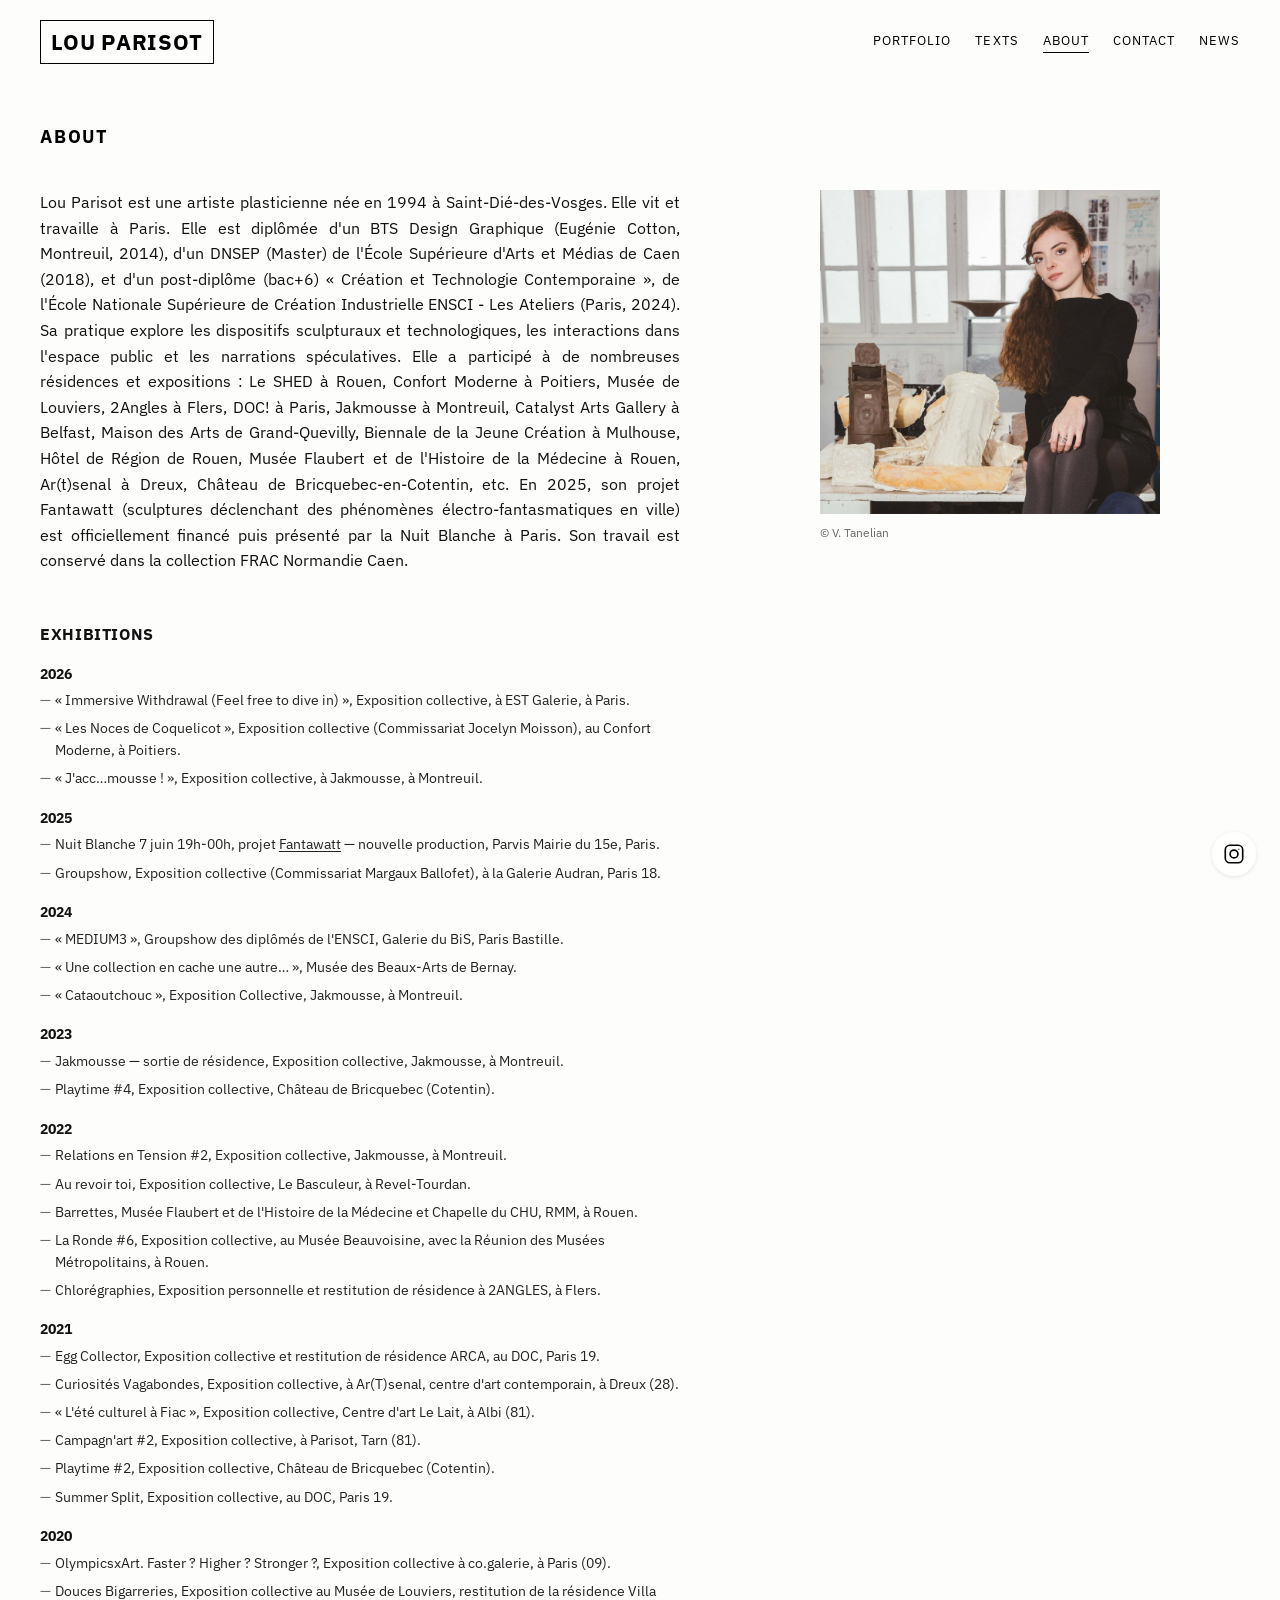
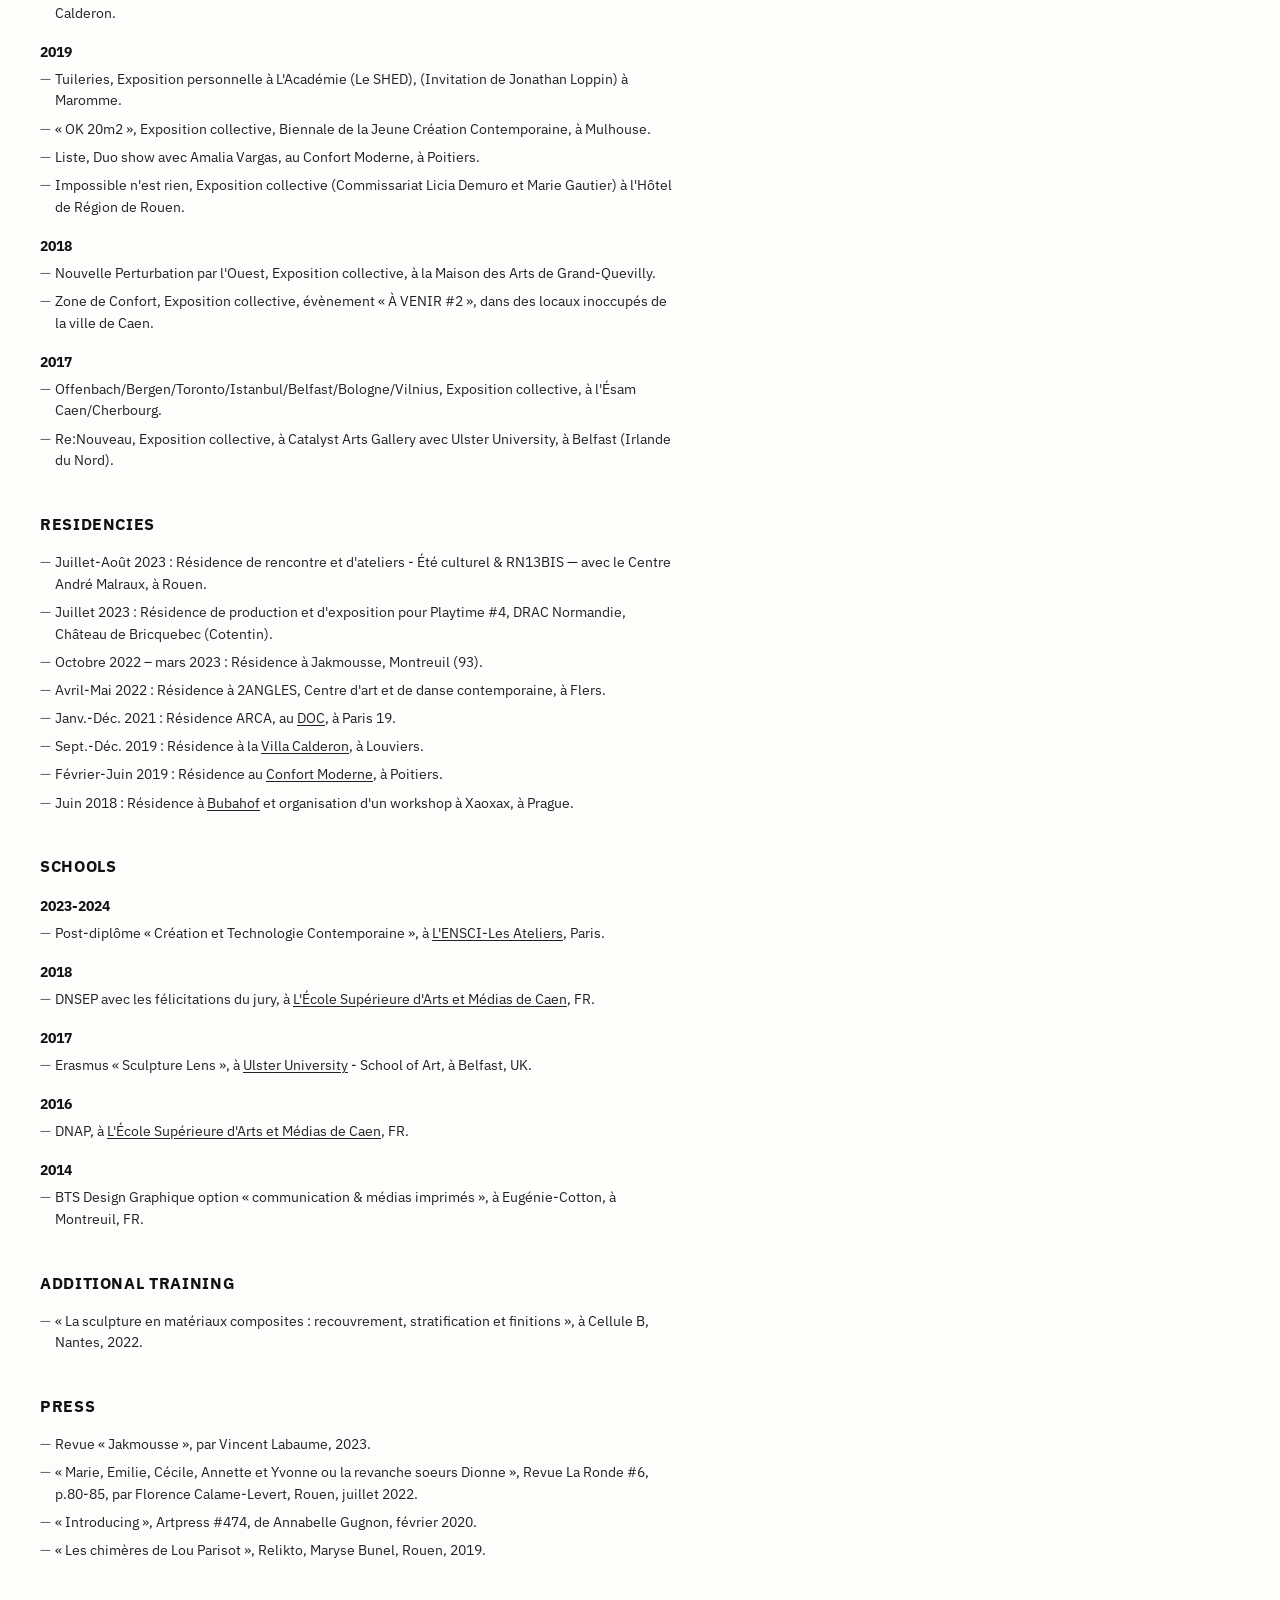
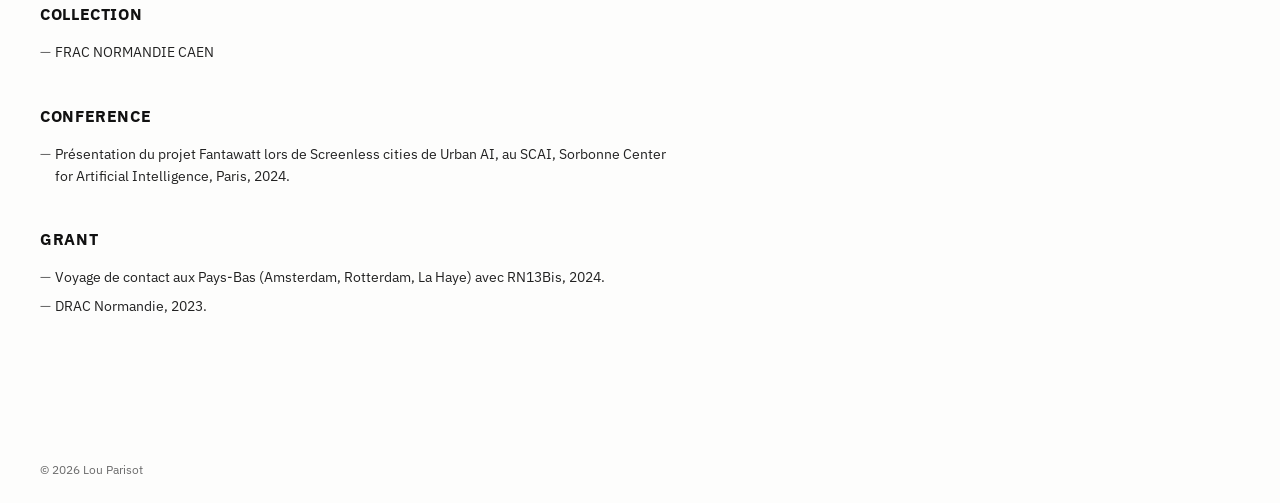
<file: about.html>
<!DOCTYPE html>
<html lang="fr">
<head>
<meta charset="UTF-8">
<meta name="viewport" content="width=device-width, initial-scale=1.0">
<title>Lou Parisot — About</title>
<link rel="stylesheet" href="css/style.css">
</head>
<body>
<header class="site-header">
  <div class="site-header__inner">
    <a class="site-title" href="index.html">Lou Parisot</a>
    <nav class="site-nav">
      <a href="portfolio.html">Portfolio</a>
      <a href="texts.html">Texts</a>
      <a href="about.html" aria-current="page">About</a>
      <a href="contact.html">Contact</a>
      <a href="news.html">News</a>
    </nav>
  </div>
</header>

<main>
  <h1 class="page-title">About</h1>
  <div class="about-layout">
  <div class="about-main">

  <div class="prose prose--bio">
    <p>Lou Parisot est une artiste plasticienne née en 1994 à Saint-Dié-des-Vosges. Elle vit et travaille à Paris. Elle est diplômée d'un BTS Design Graphique (Eugénie Cotton, Montreuil, 2014), d'un DNSEP (Master) de l'École Supérieure d'Arts et Médias de Caen (2018), et d'un post-diplôme (bac+6) « Création et Technologie Contemporaine », de l'École Nationale Supérieure de Création Industrielle ENSCI - Les Ateliers (Paris, 2024). Sa pratique explore les dispositifs sculpturaux et technologiques, les interactions dans l'espace public et les narrations spéculatives. Elle a participé à de nombreuses résidences et expositions : Le SHED à Rouen, Confort Moderne à Poitiers, Musée de Louviers, 2Angles à Flers, DOC! à Paris, Jakmousse à Montreuil, Catalyst Arts Gallery à Belfast, Maison des Arts de Grand-Quevilly, Biennale de la Jeune Création à Mulhouse, Hôtel de Région de Rouen, Musée Flaubert et de l'Histoire de la Médecine à Rouen, Ar(t)senal à Dreux, Château de Bricquebec-en-Cotentin, etc. En 2025, son projet Fantawatt (sculptures déclenchant des phénomènes électro-fantasmatiques en ville) est officiellement financé puis présenté par la Nuit Blanche à Paris. Son travail est conservé dans la collection FRAC Normandie Caen.</p>
  </div>

  <div class="cv">

    <div class="cv-section">
      <h2 class="cv-section-title">Exhibitions</h2>

      <div class="cv-year">2026</div>
      <ul class="cv-list">
        <li>« Immersive Withdrawal (Feel free to dive in) », Exposition collective, à EST Galerie, à Paris.</li>
        <li>« Les Noces de Coquelicot », Exposition collective (Commissariat Jocelyn Moisson), au Confort Moderne, à Poitiers.</li>
        <li>« J'acc…mousse ! », Exposition collective, à Jakmousse, à Montreuil.</li>
      </ul>

      <div class="cv-year">2025</div>
      <ul class="cv-list">
        <li>Nuit Blanche 7 juin 19h-00h, projet <a href="https://www.louparisot.com/fantawatt" target="_blank" rel="noopener">Fantawatt</a> — nouvelle production, Parvis Mairie du 15e, Paris.</li>
        <li>Groupshow, Exposition collective (Commissariat Margaux Ballofet), à la Galerie Audran, Paris 18.</li>
      </ul>

      <div class="cv-year">2024</div>
      <ul class="cv-list">
        <li>« MEDIUM3 », Groupshow des diplômés de l'ENSCI, Galerie du BiS, Paris Bastille.</li>
        <li>« Une collection en cache une autre… », Musée des Beaux-Arts de Bernay.</li>
        <li>« Cataoutchouc », Exposition Collective, Jakmousse, à Montreuil.</li>
      </ul>

      <div class="cv-year">2023</div>
      <ul class="cv-list">
        <li>Jakmousse — sortie de résidence, Exposition collective, Jakmousse, à Montreuil.</li>
        <li>Playtime #4, Exposition collective, Château de Bricquebec (Cotentin).</li>
      </ul>

      <div class="cv-year">2022</div>
      <ul class="cv-list">
        <li>Relations en Tension #2, Exposition collective, Jakmousse, à Montreuil.</li>
        <li>Au revoir toi, Exposition collective, Le Basculeur, à Revel-Tourdan.</li>
        <li>Barrettes, Musée Flaubert et de l'Histoire de la Médecine et Chapelle du CHU, RMM, à Rouen.</li>
        <li>La Ronde #6, Exposition collective, au Musée Beauvoisine, avec la Réunion des Musées Métropolitains, à Rouen.</li>
        <li>Chlorégraphies, Exposition personnelle et restitution de résidence à 2ANGLES, à Flers.</li>
      </ul>

      <div class="cv-year">2021</div>
      <ul class="cv-list">
        <li>Egg Collector, Exposition collective et restitution de résidence ARCA, au DOC, Paris 19.</li>
        <li>Curiosités Vagabondes, Exposition collective, à Ar(T)senal, centre d'art contemporain, à Dreux (28).</li>
        <li>« L'été culturel à Fiac », Exposition collective, Centre d'art Le Lait, à Albi (81).</li>
        <li>Campagn'art #2, Exposition collective, à Parisot, Tarn (81).</li>
        <li>Playtime #2, Exposition collective, Château de Bricquebec (Cotentin).</li>
        <li>Summer Split, Exposition collective, au DOC, Paris 19.</li>
      </ul>

      <div class="cv-year">2020</div>
      <ul class="cv-list">
        <li>OlympicsxArt. Faster ? Higher ? Stronger ?, Exposition collective à co.galerie, à Paris (09).</li>
        <li>Douces Bigarreries, Exposition collective au Musée de Louviers, restitution de la résidence Villa Calderon.</li>
      </ul>

      <div class="cv-year">2019</div>
      <ul class="cv-list">
        <li>Tuileries, Exposition personnelle à L'Académie (Le SHED), (Invitation de Jonathan Loppin) à Maromme.</li>
        <li>« OK 20m2 », Exposition collective, Biennale de la Jeune Création Contemporaine, à Mulhouse.</li>
        <li>Liste, Duo show avec Amalia Vargas, au Confort Moderne, à Poitiers.</li>
        <li>Impossible n'est rien, Exposition collective (Commissariat Licia Demuro et Marie Gautier) à l'Hôtel de Région de Rouen.</li>
      </ul>

      <div class="cv-year">2018</div>
      <ul class="cv-list">
        <li>Nouvelle Perturbation par l'Ouest, Exposition collective, à la Maison des Arts de Grand-Quevilly.</li>
        <li>Zone de Confort, Exposition collective, évènement « À VENIR #2 », dans des locaux inoccupés de la ville de Caen.</li>
      </ul>

      <div class="cv-year">2017</div>
      <ul class="cv-list">
        <li>Offenbach/Bergen/Toronto/Istanbul/Belfast/Bologne/Vilnius, Exposition collective, à l'Ésam Caen/Cherbourg.</li>
        <li>Re:Nouveau, Exposition collective, à Catalyst Arts Gallery avec Ulster University, à Belfast (Irlande du Nord).</li>
      </ul>
    </div>

    <div class="cv-section">
      <h2 class="cv-section-title">Residencies</h2>
      <ul class="cv-list">
        <li>Juillet-Août 2023 : Résidence de rencontre et d'ateliers - Été culturel &amp; RN13BIS — avec le Centre André Malraux, à Rouen.</li>
        <li>Juillet 2023 : Résidence de production et d'exposition pour Playtime #4, DRAC Normandie, Château de Bricquebec (Cotentin).</li>
        <li>Octobre 2022 – mars 2023 : Résidence à Jakmousse, Montreuil (93).</li>
        <li>Avril-Mai 2022 : Résidence à 2ANGLES, Centre d'art et de danse contemporaine, à Flers.</li>
        <li>Janv.-Déc. 2021 : Résidence ARCA, au <a href="https://doc.work/" target="_blank" rel="noopener">DOC</a>, à Paris 19.</li>
        <li>Sept.-Déc. 2019 : Résidence à la <a href="http://www.ville-louviers.fr/la-vie-quotidienne/la-culture/la-villa-calderon/calderon-souvre-a-vous" target="_blank" rel="noopener">Villa Calderon</a>, à Louviers.</li>
        <li>Février-Juin 2019 : Résidence au <a href="http://www.confort-moderne.fr/" target="_blank" rel="noopener">Confort Moderne</a>, à Poitiers.</li>
        <li>Juin 2018 : Résidence à <a href="https://www.bubahof.com/fr/accueil-2/" target="_blank" rel="noopener">Bubahof</a> et organisation d'un workshop à Xaoxax, à Prague.</li>
      </ul>
    </div>

    <div class="cv-section">
      <h2 class="cv-section-title">Schools</h2>

      <div class="cv-year">2023-2024</div>
      <ul class="cv-list">
        <li>Post-diplôme « Création et Technologie Contemporaine », à <a href="https://www.ensci.com/" target="_blank" rel="noopener">L'ENSCI-Les Ateliers</a>, Paris.</li>
      </ul>

      <div class="cv-year">2018</div>
      <ul class="cv-list">
        <li>DNSEP avec les félicitations du jury, à <a href="https://www.esam-c2.fr/" target="_blank" rel="noopener">L'École Supérieure d'Arts et Médias de Caen</a>, FR.</li>
      </ul>

      <div class="cv-year">2017</div>
      <ul class="cv-list">
        <li>Erasmus «&nbsp;Sculpture Lens&nbsp;», à <a href="https://www.ulster.ac.uk/faculties/arts-humanities-and-social-sciences/art" target="_blank" rel="noopener">Ulster University</a> - School of Art, à Belfast, UK.</li>
      </ul>

      <div class="cv-year">2016</div>
      <ul class="cv-list">
        <li>DNAP, à <a href="https://www.esam-c2.fr/" target="_blank" rel="noopener">L'École Supérieure d'Arts et Médias de Caen</a>, FR.</li>
      </ul>

      <div class="cv-year">2014</div>
      <ul class="cv-list">
        <li>BTS Design Graphique option «&nbsp;communication &amp; médias imprimés&nbsp;», à Eugénie-Cotton, à Montreuil, FR.</li>
      </ul>
    </div>

    <div class="cv-section">
      <h2 class="cv-section-title">Additional training</h2>
      <ul class="cv-list">
        <li>« La sculpture en matériaux composites : recouvrement, stratification et finitions », à Cellule B, Nantes, 2022.</li>
      </ul>
    </div>

    <div class="cv-section">
      <h2 class="cv-section-title">Press</h2>
      <ul class="cv-list">
        <li>Revue « Jakmousse », par Vincent Labaume, 2023.</li>
        <li>« Marie, Emilie, Cécile, Annette et Yvonne ou la revanche soeurs Dionne », Revue La Ronde #6, p.80-85, par Florence Calame-Levert, Rouen, juillet 2022.</li>
        <li>« Introducing », Artpress #474, de Annabelle Gugnon, février 2020.</li>
        <li>« Les chimères de Lou Parisot », Relikto, Maryse Bunel, Rouen, 2019.</li>
      </ul>
    </div>

    <div class="cv-section">
      <h2 class="cv-section-title">Collection</h2>
      <ul class="cv-list">
        <li>FRAC NORMANDIE CAEN</li>
      </ul>
    </div>

    <div class="cv-section">
      <h2 class="cv-section-title">Conference</h2>
      <ul class="cv-list">
        <li>Présentation du projet Fantawatt lors de Screenless cities de Urban AI, au SCAI, Sorbonne Center for Artificial Intelligence, Paris, 2024.</li>
      </ul>
    </div>

    <div class="cv-section">
      <h2 class="cv-section-title">Grant</h2>
      <ul class="cv-list">
        <li>Voyage de contact aux Pays-Bas (Amsterdam, Rotterdam, La Haye) avec RN13Bis, 2024.</li>
        <li>DRAC Normandie, 2023.</li>
      </ul>
    </div>

  </div>

  </div>

  <aside class="about-portrait">
    <img src="images/portrait_de_LouParisot_©V.Tanelian.jpg" alt="Lou Parisot">
    <p class="about-portrait__credit">© V. Tanelian</p>
  </aside>

  </div>
</main>

<footer class="site-footer">© <span id="year"></span> Lou Parisot</footer>
<script src="js/site-title.js"></script>
<script>document.getElementById("year").textContent = new Date().getFullYear();</script>
<a class="insta-fab" href="https://instagram.com/lou_parisot" target="_blank" rel="noopener" aria-label="Instagram">
  <svg viewBox="0 0 24 24" fill="none" stroke="currentColor" stroke-width="1.8" stroke-linecap="round" stroke-linejoin="round">
    <rect x="2.5" y="2.5" width="19" height="19" rx="5"/>
    <circle cx="12" cy="12" r="4.3"/>
    <circle cx="17.3" cy="6.7" r="0.6" fill="currentColor" stroke="none"/>
  </svg>
</a>
</body>
</html>
</file>
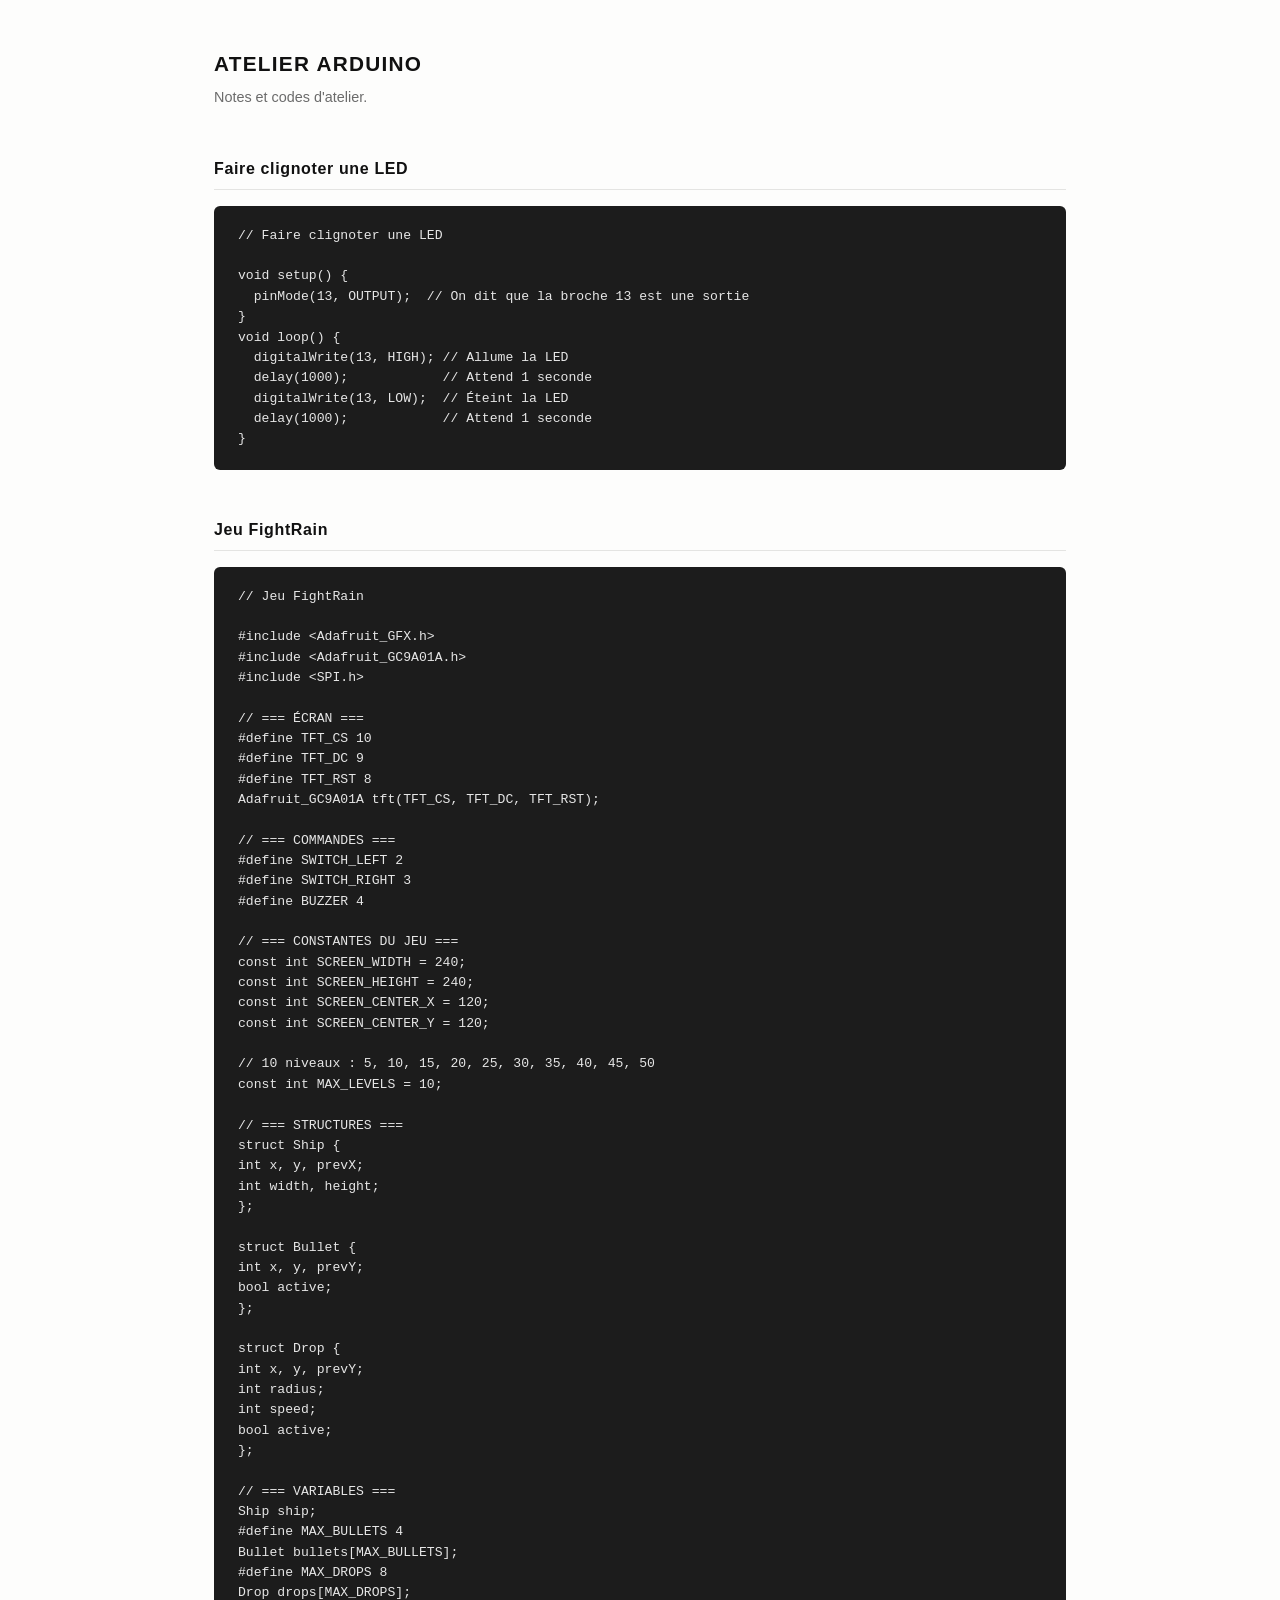
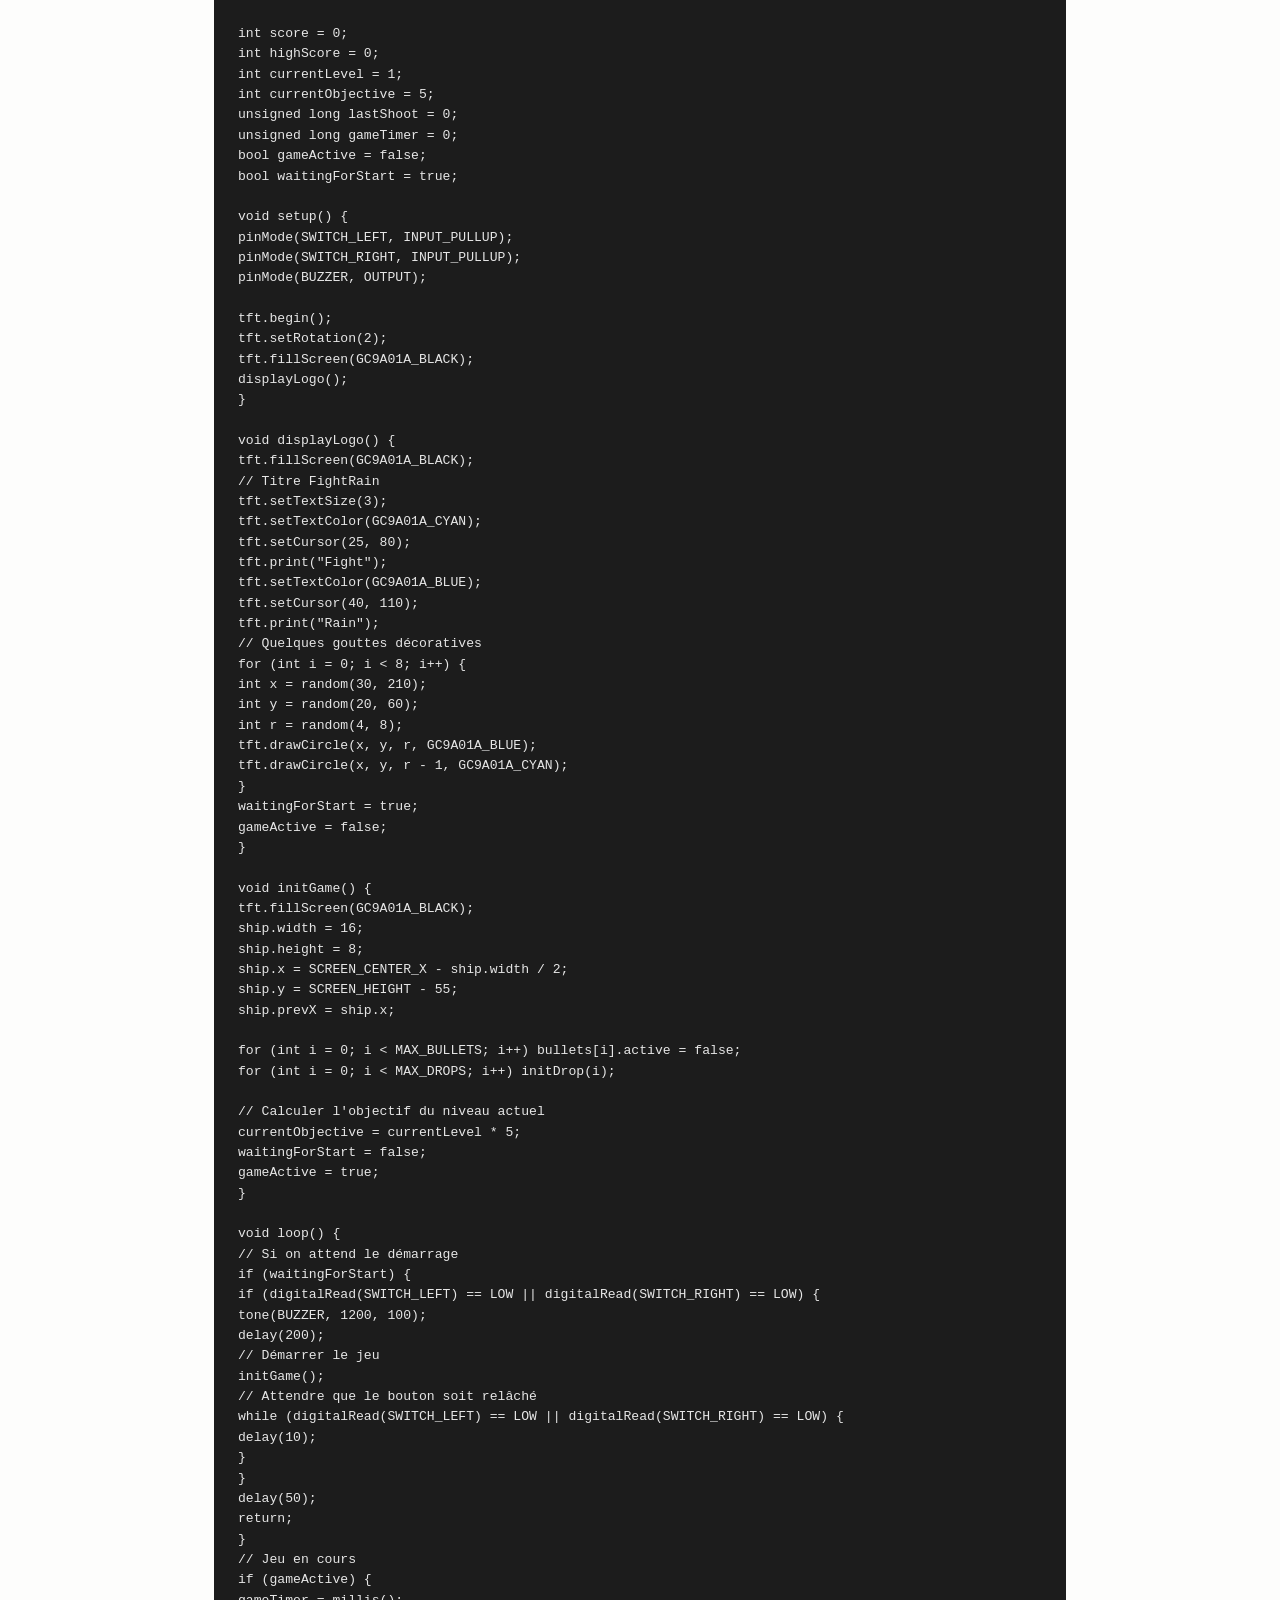
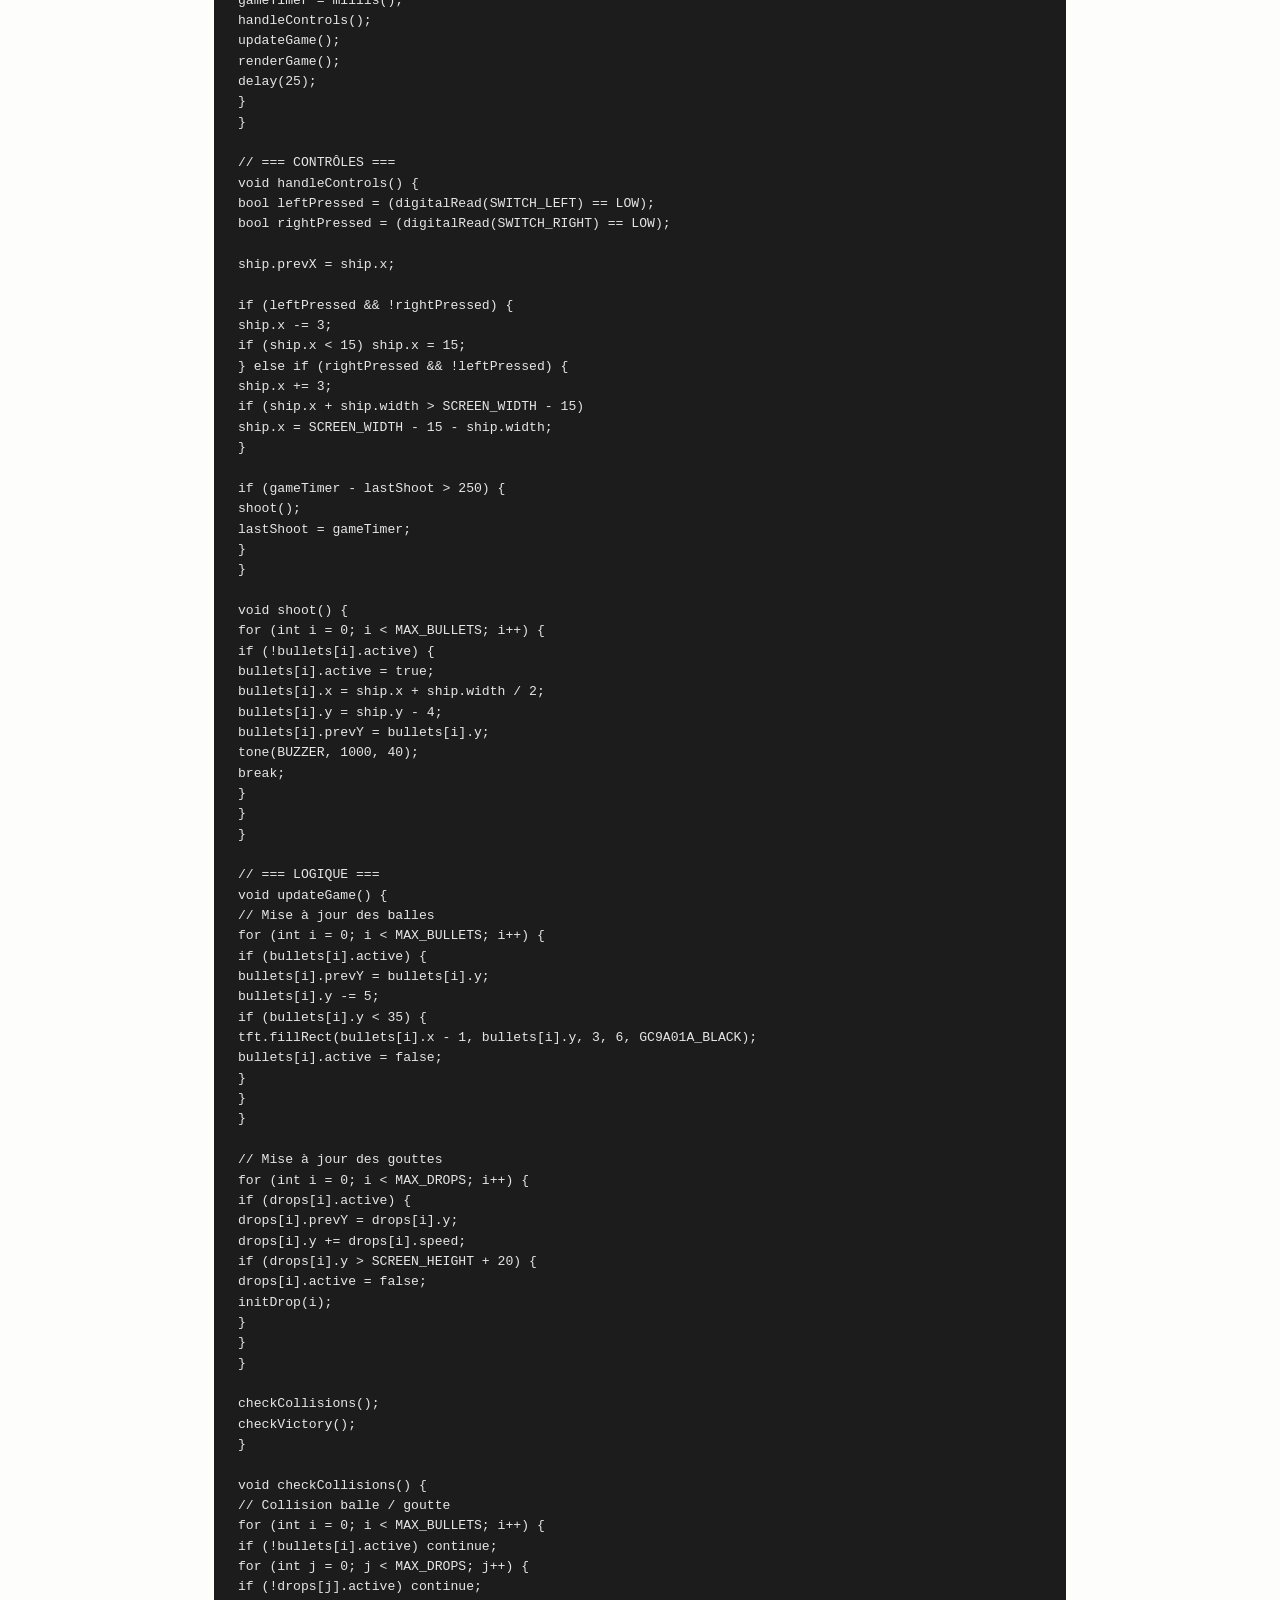
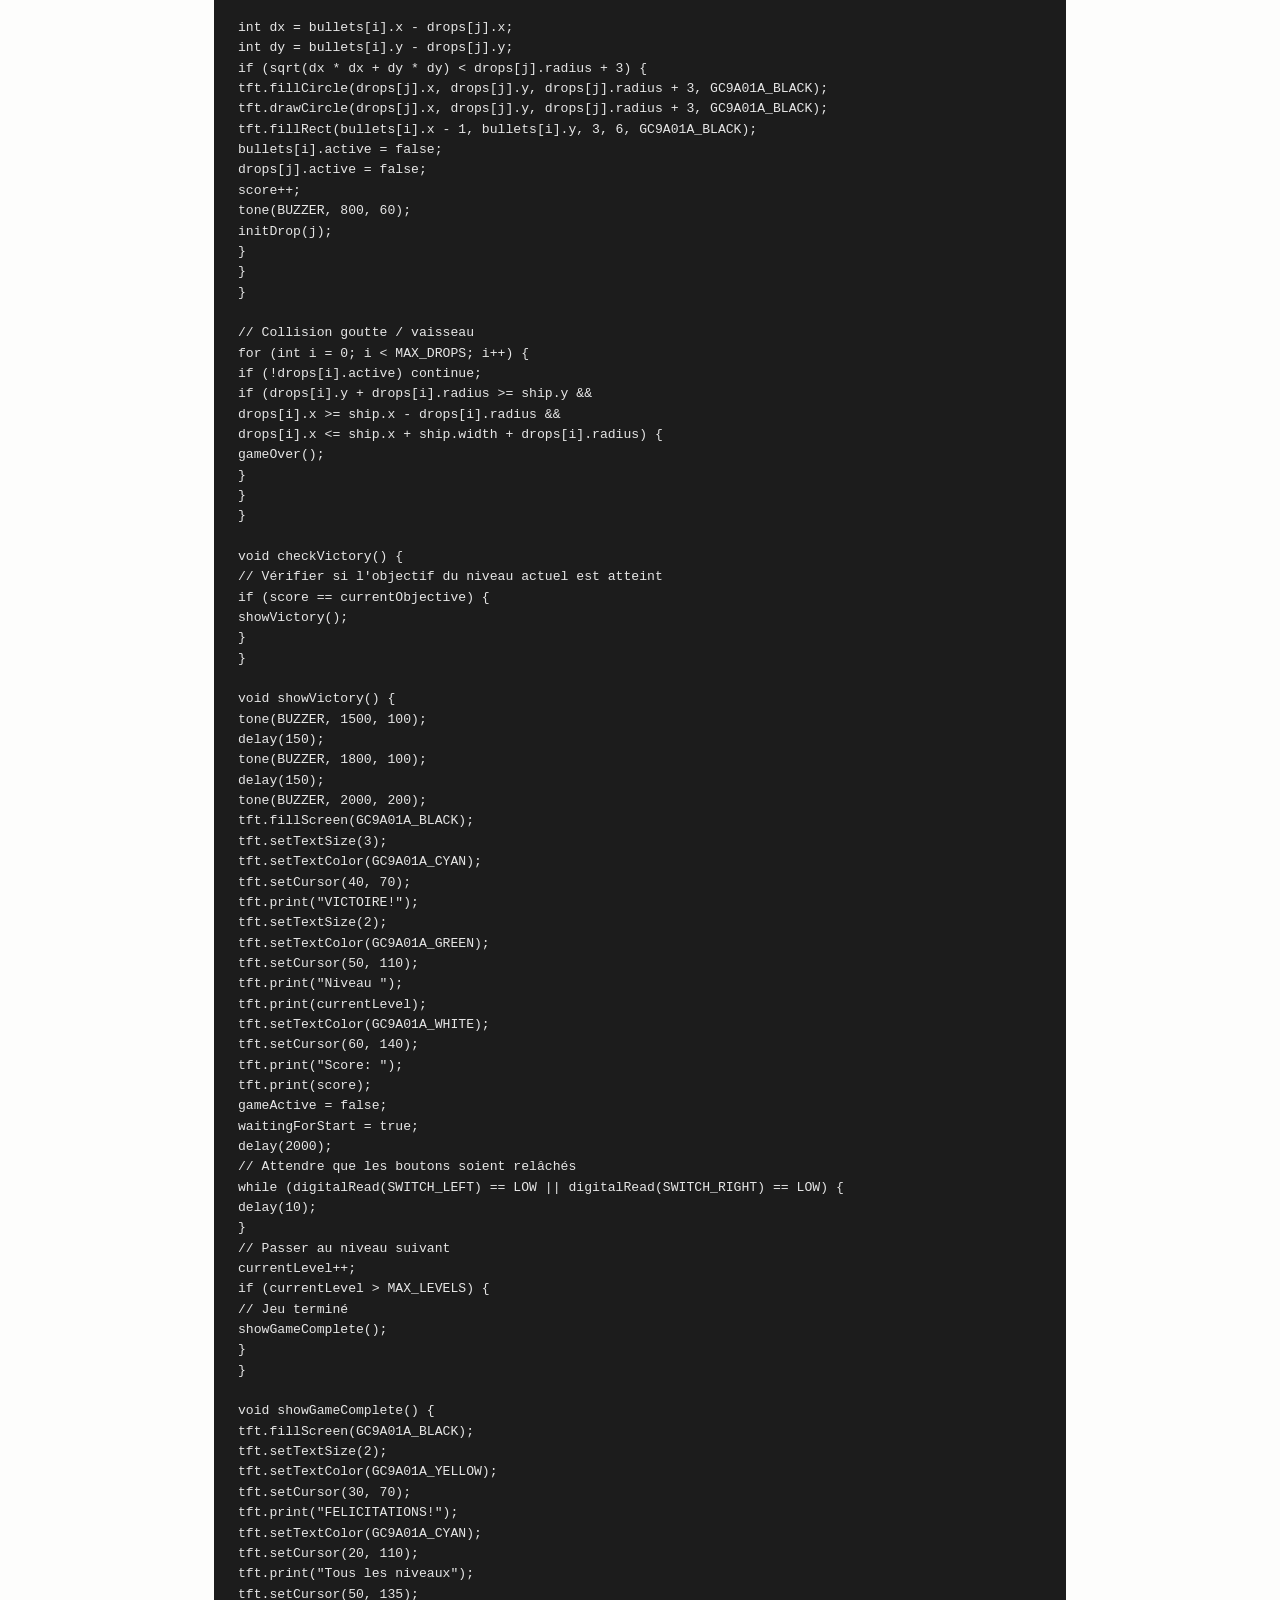
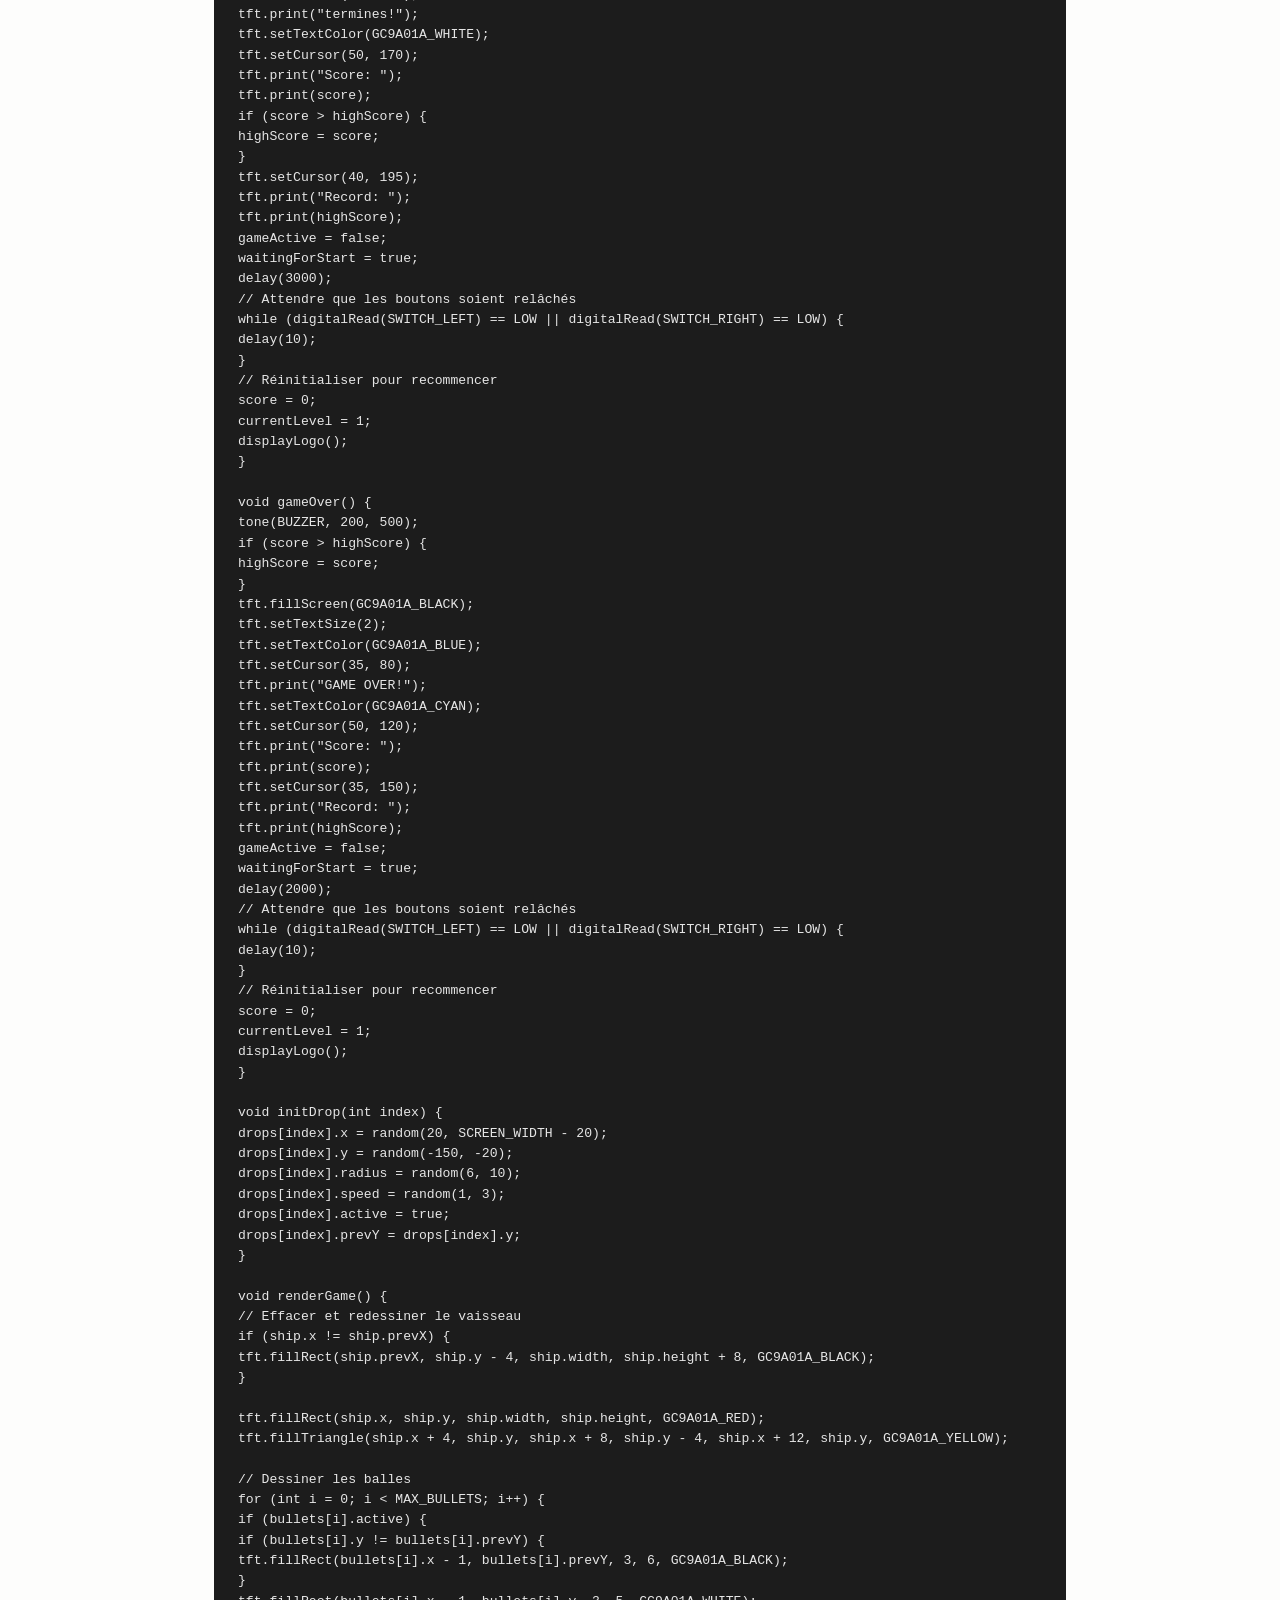
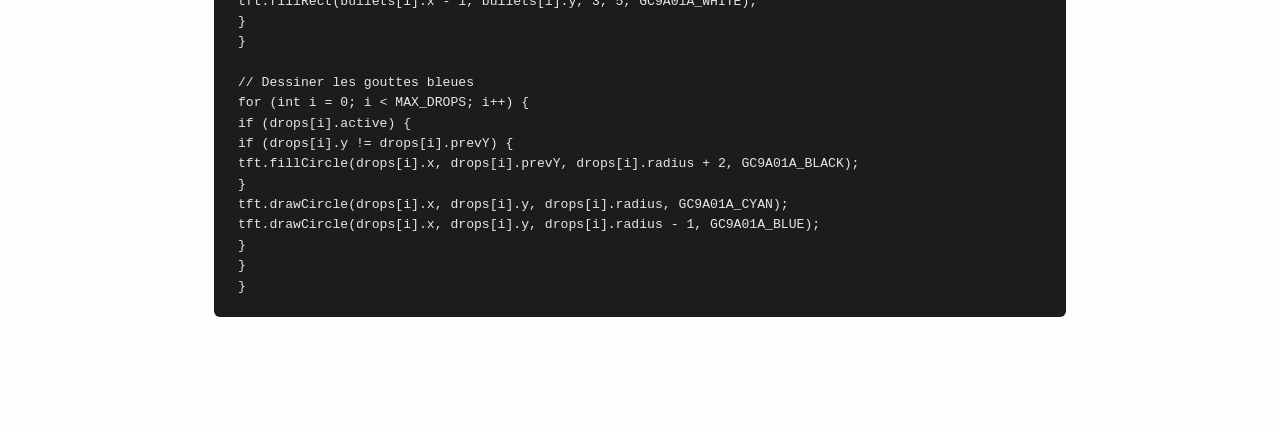
<file: atelierarduino.html>
<!DOCTYPE html>
<html lang="fr">
<head>
<meta charset="UTF-8">
<meta name="viewport" content="width=device-width, initial-scale=1.0">
<meta name="robots" content="noindex, nofollow">
<title>Atelier Arduino — Lou Parisot</title>
<style>
  * { box-sizing: border-box; }
  html, body {
    margin: 0;
    padding: 0;
    background: #fdfdfc;
    color: #111;
    font-family: -apple-system, "Helvetica Neue", Helvetica, Arial, sans-serif;
    line-height: 1.5;
  }
  main {
    max-width: 900px;
    margin: 0 auto;
    padding: 3rem 1.5rem 6rem;
  }
  h1 {
    font-size: 1.3rem;
    letter-spacing: 0.06em;
    text-transform: uppercase;
    margin: 0 0 0.5rem;
  }
  .intro {
    color: #6b6b6b;
    font-size: 0.9rem;
    margin: 0 0 3rem;
  }
  h2 {
    font-size: 1rem;
    letter-spacing: 0.04em;
    margin: 3rem 0 1rem;
    padding-bottom: 0.5rem;
    border-bottom: 1px solid #e4e4e2;
  }
  h2:first-of-type {
    margin-top: 0;
  }
  pre {
    background: #1c1c1c;
    color: #e6e6e6;
    padding: 1.25rem 1.5rem;
    border-radius: 6px;
    overflow-x: auto;
    font-size: 0.82rem;
    line-height: 1.55;
  }
  code {
    font-family: "SF Mono", Menlo, Consolas, monospace;
    white-space: pre;
  }
</style>
</head>
<body>
<main>
  <h1>Atelier Arduino</h1>
  <p class="intro">Notes et codes d'atelier.</p>

  <h2>Faire clignoter une LED</h2>
  <pre><code>// Faire clignoter une LED

void setup() {
  pinMode(13, OUTPUT);  // On dit que la broche 13 est une sortie
}
void loop() {
  digitalWrite(13, HIGH); // Allume la LED
  delay(1000);            // Attend 1 seconde
  digitalWrite(13, LOW);  // Éteint la LED
  delay(1000);            // Attend 1 seconde
}</code></pre>

  <h2>Jeu FightRain</h2>
  <pre><code>// Jeu FightRain

#include &lt;Adafruit_GFX.h&gt;
#include &lt;Adafruit_GC9A01A.h&gt;
#include &lt;SPI.h&gt;

// === ÉCRAN ===
#define TFT_CS 10
#define TFT_DC 9
#define TFT_RST 8
Adafruit_GC9A01A tft(TFT_CS, TFT_DC, TFT_RST);

// === COMMANDES ===
#define SWITCH_LEFT 2
#define SWITCH_RIGHT 3
#define BUZZER 4

// === CONSTANTES DU JEU ===
const int SCREEN_WIDTH = 240;
const int SCREEN_HEIGHT = 240;
const int SCREEN_CENTER_X = 120;
const int SCREEN_CENTER_Y = 120;

// 10 niveaux : 5, 10, 15, 20, 25, 30, 35, 40, 45, 50
const int MAX_LEVELS = 10;

// === STRUCTURES ===
struct Ship {
int x, y, prevX;
int width, height;
};

struct Bullet {
int x, y, prevY;
bool active;
};

struct Drop {
int x, y, prevY;
int radius;
int speed;
bool active;
};

// === VARIABLES ===
Ship ship;
#define MAX_BULLETS 4
Bullet bullets[MAX_BULLETS];
#define MAX_DROPS 8
Drop drops[MAX_DROPS];

int score = 0;
int highScore = 0;
int currentLevel = 1;
int currentObjective = 5;
unsigned long lastShoot = 0;
unsigned long gameTimer = 0;
bool gameActive = false;
bool waitingForStart = true;

void setup() {
pinMode(SWITCH_LEFT, INPUT_PULLUP);
pinMode(SWITCH_RIGHT, INPUT_PULLUP);
pinMode(BUZZER, OUTPUT);

tft.begin();
tft.setRotation(2);
tft.fillScreen(GC9A01A_BLACK);
displayLogo();
}

void displayLogo() {
tft.fillScreen(GC9A01A_BLACK);
// Titre FightRain
tft.setTextSize(3);
tft.setTextColor(GC9A01A_CYAN);
tft.setCursor(25, 80);
tft.print(&quot;Fight&quot;);
tft.setTextColor(GC9A01A_BLUE);
tft.setCursor(40, 110);
tft.print(&quot;Rain&quot;);
// Quelques gouttes décoratives
for (int i = 0; i &lt; 8; i++) {
int x = random(30, 210);
int y = random(20, 60);
int r = random(4, 8);
tft.drawCircle(x, y, r, GC9A01A_BLUE);
tft.drawCircle(x, y, r - 1, GC9A01A_CYAN);
}
waitingForStart = true;
gameActive = false;
}

void initGame() {
tft.fillScreen(GC9A01A_BLACK);
ship.width = 16;
ship.height = 8;
ship.x = SCREEN_CENTER_X - ship.width / 2;
ship.y = SCREEN_HEIGHT - 55;
ship.prevX = ship.x;

for (int i = 0; i &lt; MAX_BULLETS; i++) bullets[i].active = false;
for (int i = 0; i &lt; MAX_DROPS; i++) initDrop(i);

// Calculer l&#x27;objectif du niveau actuel
currentObjective = currentLevel * 5;
waitingForStart = false;
gameActive = true;
}

void loop() {
// Si on attend le démarrage
if (waitingForStart) {
if (digitalRead(SWITCH_LEFT) == LOW || digitalRead(SWITCH_RIGHT) == LOW) {
tone(BUZZER, 1200, 100);
delay(200);
// Démarrer le jeu
initGame();
// Attendre que le bouton soit relâché
while (digitalRead(SWITCH_LEFT) == LOW || digitalRead(SWITCH_RIGHT) == LOW) {
delay(10);
}
}
delay(50);
return;
}
// Jeu en cours
if (gameActive) {
gameTimer = millis();
handleControls();
updateGame();
renderGame();
delay(25);
}
}

// === CONTRÔLES ===
void handleControls() {
bool leftPressed = (digitalRead(SWITCH_LEFT) == LOW);
bool rightPressed = (digitalRead(SWITCH_RIGHT) == LOW);

ship.prevX = ship.x;

if (leftPressed &amp;&amp; !rightPressed) {
ship.x -= 3;
if (ship.x &lt; 15) ship.x = 15;
} else if (rightPressed &amp;&amp; !leftPressed) {
ship.x += 3;
if (ship.x + ship.width &gt; SCREEN_WIDTH - 15)
ship.x = SCREEN_WIDTH - 15 - ship.width;
}

if (gameTimer - lastShoot &gt; 250) {
shoot();
lastShoot = gameTimer;
}
}

void shoot() {
for (int i = 0; i &lt; MAX_BULLETS; i++) {
if (!bullets[i].active) {
bullets[i].active = true;
bullets[i].x = ship.x + ship.width / 2;
bullets[i].y = ship.y - 4;
bullets[i].prevY = bullets[i].y;
tone(BUZZER, 1000, 40);
break;
}
}
}

// === LOGIQUE ===
void updateGame() {
// Mise à jour des balles
for (int i = 0; i &lt; MAX_BULLETS; i++) {
if (bullets[i].active) {
bullets[i].prevY = bullets[i].y;
bullets[i].y -= 5;
if (bullets[i].y &lt; 35) {
tft.fillRect(bullets[i].x - 1, bullets[i].y, 3, 6, GC9A01A_BLACK);
bullets[i].active = false;
}
}
}

// Mise à jour des gouttes
for (int i = 0; i &lt; MAX_DROPS; i++) {
if (drops[i].active) {
drops[i].prevY = drops[i].y;
drops[i].y += drops[i].speed;
if (drops[i].y &gt; SCREEN_HEIGHT + 20) {
drops[i].active = false;
initDrop(i);
}
}
}

checkCollisions();
checkVictory();
}

void checkCollisions() {
// Collision balle / goutte
for (int i = 0; i &lt; MAX_BULLETS; i++) {
if (!bullets[i].active) continue;
for (int j = 0; j &lt; MAX_DROPS; j++) {
if (!drops[j].active) continue;

int dx = bullets[i].x - drops[j].x;
int dy = bullets[i].y - drops[j].y;
if (sqrt(dx * dx + dy * dy) &lt; drops[j].radius + 3) {
tft.fillCircle(drops[j].x, drops[j].y, drops[j].radius + 3, GC9A01A_BLACK);
tft.drawCircle(drops[j].x, drops[j].y, drops[j].radius + 3, GC9A01A_BLACK);
tft.fillRect(bullets[i].x - 1, bullets[i].y, 3, 6, GC9A01A_BLACK);
bullets[i].active = false;
drops[j].active = false;
score++;
tone(BUZZER, 800, 60);
initDrop(j);
}
}
}

// Collision goutte / vaisseau
for (int i = 0; i &lt; MAX_DROPS; i++) {
if (!drops[i].active) continue;
if (drops[i].y + drops[i].radius &gt;= ship.y &amp;&amp;
drops[i].x &gt;= ship.x - drops[i].radius &amp;&amp;
drops[i].x &lt;= ship.x + ship.width + drops[i].radius) {
gameOver();
}
}
}

void checkVictory() {
// Vérifier si l&#x27;objectif du niveau actuel est atteint
if (score == currentObjective) {
showVictory();
}
}

void showVictory() {
tone(BUZZER, 1500, 100);
delay(150);
tone(BUZZER, 1800, 100);
delay(150);
tone(BUZZER, 2000, 200);
tft.fillScreen(GC9A01A_BLACK);
tft.setTextSize(3);
tft.setTextColor(GC9A01A_CYAN);
tft.setCursor(40, 70);
tft.print(&quot;VICTOIRE!&quot;);
tft.setTextSize(2);
tft.setTextColor(GC9A01A_GREEN);
tft.setCursor(50, 110);
tft.print(&quot;Niveau &quot;);
tft.print(currentLevel);
tft.setTextColor(GC9A01A_WHITE);
tft.setCursor(60, 140);
tft.print(&quot;Score: &quot;);
tft.print(score);
gameActive = false;
waitingForStart = true;
delay(2000);
// Attendre que les boutons soient relâchés
while (digitalRead(SWITCH_LEFT) == LOW || digitalRead(SWITCH_RIGHT) == LOW) {
delay(10);
}
// Passer au niveau suivant
currentLevel++;
if (currentLevel &gt; MAX_LEVELS) {
// Jeu terminé
showGameComplete();
}
}

void showGameComplete() {
tft.fillScreen(GC9A01A_BLACK);
tft.setTextSize(2);
tft.setTextColor(GC9A01A_YELLOW);
tft.setCursor(30, 70);
tft.print(&quot;FELICITATIONS!&quot;);
tft.setTextColor(GC9A01A_CYAN);
tft.setCursor(20, 110);
tft.print(&quot;Tous les niveaux&quot;);
tft.setCursor(50, 135);
tft.print(&quot;termines!&quot;);
tft.setTextColor(GC9A01A_WHITE);
tft.setCursor(50, 170);
tft.print(&quot;Score: &quot;);
tft.print(score);
if (score &gt; highScore) {
highScore = score;
}
tft.setCursor(40, 195);
tft.print(&quot;Record: &quot;);
tft.print(highScore);
gameActive = false;
waitingForStart = true;
delay(3000);
// Attendre que les boutons soient relâchés
while (digitalRead(SWITCH_LEFT) == LOW || digitalRead(SWITCH_RIGHT) == LOW) {
delay(10);
}
// Réinitialiser pour recommencer
score = 0;
currentLevel = 1;
displayLogo();
}

void gameOver() {
tone(BUZZER, 200, 500);
if (score &gt; highScore) {
highScore = score;
}
tft.fillScreen(GC9A01A_BLACK);
tft.setTextSize(2);
tft.setTextColor(GC9A01A_BLUE);
tft.setCursor(35, 80);
tft.print(&quot;GAME OVER!&quot;);
tft.setTextColor(GC9A01A_CYAN);
tft.setCursor(50, 120);
tft.print(&quot;Score: &quot;);
tft.print(score);
tft.setCursor(35, 150);
tft.print(&quot;Record: &quot;);
tft.print(highScore);
gameActive = false;
waitingForStart = true;
delay(2000);
// Attendre que les boutons soient relâchés
while (digitalRead(SWITCH_LEFT) == LOW || digitalRead(SWITCH_RIGHT) == LOW) {
delay(10);
}
// Réinitialiser pour recommencer
score = 0;
currentLevel = 1;
displayLogo();
}

void initDrop(int index) {
drops[index].x = random(20, SCREEN_WIDTH - 20);
drops[index].y = random(-150, -20);
drops[index].radius = random(6, 10);
drops[index].speed = random(1, 3);
drops[index].active = true;
drops[index].prevY = drops[index].y;
}

void renderGame() {
// Effacer et redessiner le vaisseau
if (ship.x != ship.prevX) {
tft.fillRect(ship.prevX, ship.y - 4, ship.width, ship.height + 8, GC9A01A_BLACK);
}

tft.fillRect(ship.x, ship.y, ship.width, ship.height, GC9A01A_RED);
tft.fillTriangle(ship.x + 4, ship.y, ship.x + 8, ship.y - 4, ship.x + 12, ship.y, GC9A01A_YELLOW);

// Dessiner les balles
for (int i = 0; i &lt; MAX_BULLETS; i++) {
if (bullets[i].active) {
if (bullets[i].y != bullets[i].prevY) {
tft.fillRect(bullets[i].x - 1, bullets[i].prevY, 3, 6, GC9A01A_BLACK);
}
tft.fillRect(bullets[i].x - 1, bullets[i].y, 3, 5, GC9A01A_WHITE);
}
}

// Dessiner les gouttes bleues
for (int i = 0; i &lt; MAX_DROPS; i++) {
if (drops[i].active) {
if (drops[i].y != drops[i].prevY) {
tft.fillCircle(drops[i].x, drops[i].prevY, drops[i].radius + 2, GC9A01A_BLACK);
}
tft.drawCircle(drops[i].x, drops[i].y, drops[i].radius, GC9A01A_CYAN);
tft.drawCircle(drops[i].x, drops[i].y, drops[i].radius - 1, GC9A01A_BLUE);
}
}
}</code></pre>
</main>
</body>
</html>
</file>
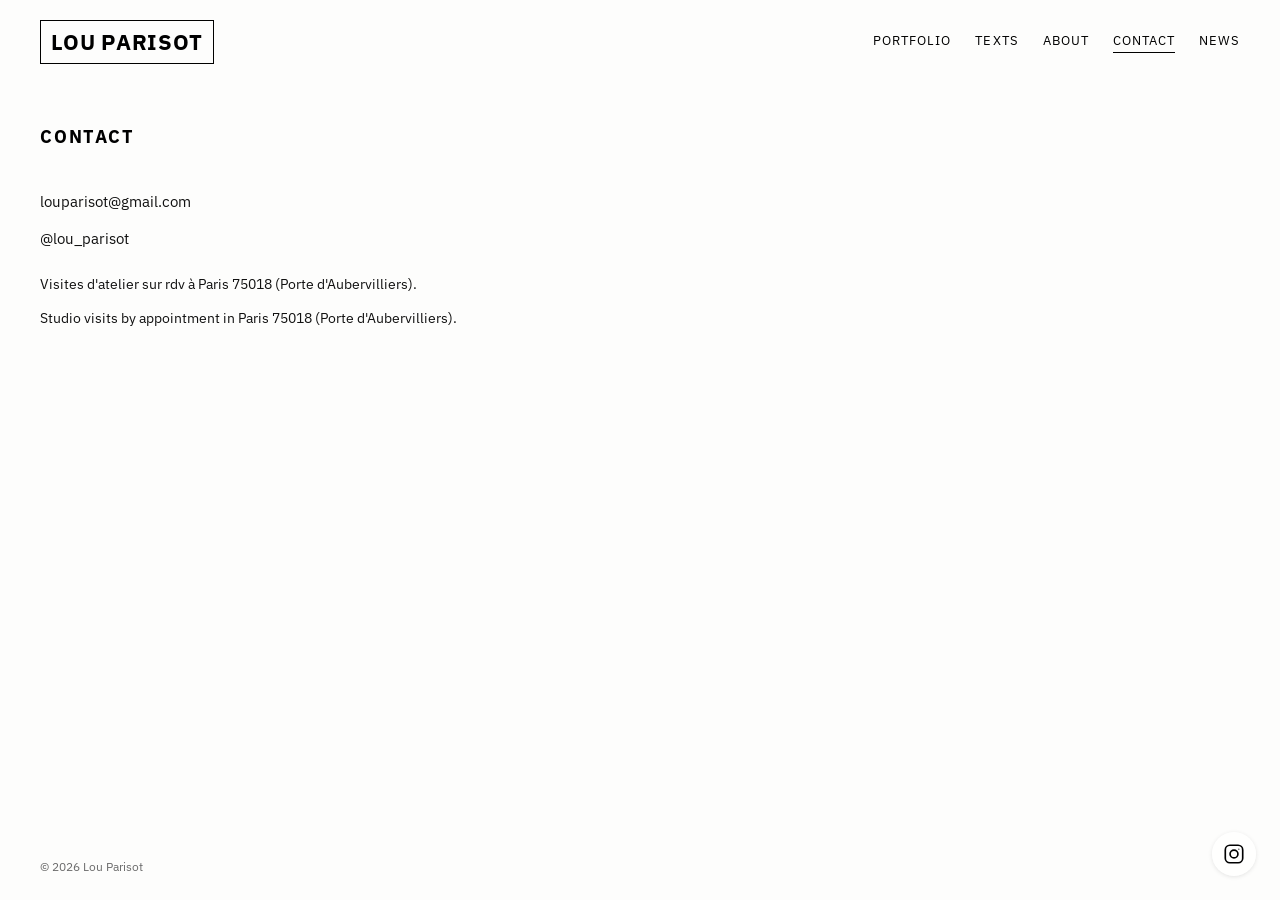
<file: contact.html>
<!DOCTYPE html>
<html lang="fr">
<head>
<meta charset="UTF-8">
<meta name="viewport" content="width=device-width, initial-scale=1.0">
<title>Lou Parisot — Contact</title>
<link rel="stylesheet" href="css/style.css">
</head>
<body>
<header class="site-header">
  <div class="site-header__inner">
    <a class="site-title" href="index.html">Lou Parisot</a>
    <nav class="site-nav">
      <a href="portfolio.html">Portfolio</a>
      <a href="texts.html">Texts</a>
      <a href="about.html">About</a>
      <a href="contact.html" aria-current="page">Contact</a>
      <a href="news.html">News</a>
    </nav>
  </div>
</header>

<main>
  <h1 class="page-title">Contact</h1>

  <ul class="contact-list">
    <li><a href="mailto:louparisot@gmail.com">louparisot@gmail.com</a></li>
    <li><a href="https://instagram.com/lou_parisot" target="_blank" rel="noopener">@lou_parisot</a></li>
  </ul>

  <p class="prose" style="margin-top: 1.5rem;">Visites d'atelier sur rdv à Paris 75018 (Porte d'Aubervilliers).</p>
  <p class="prose" style="margin-top: 0.5rem;">Studio visits by appointment in Paris 75018 (Porte d'Aubervilliers).</p>
</main>

<footer class="site-footer">© <span id="year"></span> Lou Parisot</footer>
<script src="js/site-title.js"></script>
<script>document.getElementById("year").textContent = new Date().getFullYear();</script>
<a class="insta-fab" href="https://instagram.com/lou_parisot" target="_blank" rel="noopener" aria-label="Instagram">
  <svg viewBox="0 0 24 24" fill="none" stroke="currentColor" stroke-width="1.8" stroke-linecap="round" stroke-linejoin="round">
    <rect x="2.5" y="2.5" width="19" height="19" rx="5"/>
    <circle cx="12" cy="12" r="4.3"/>
    <circle cx="17.3" cy="6.7" r="0.6" fill="currentColor" stroke="none"/>
  </svg>
</a>
</body>
</html>
</file>
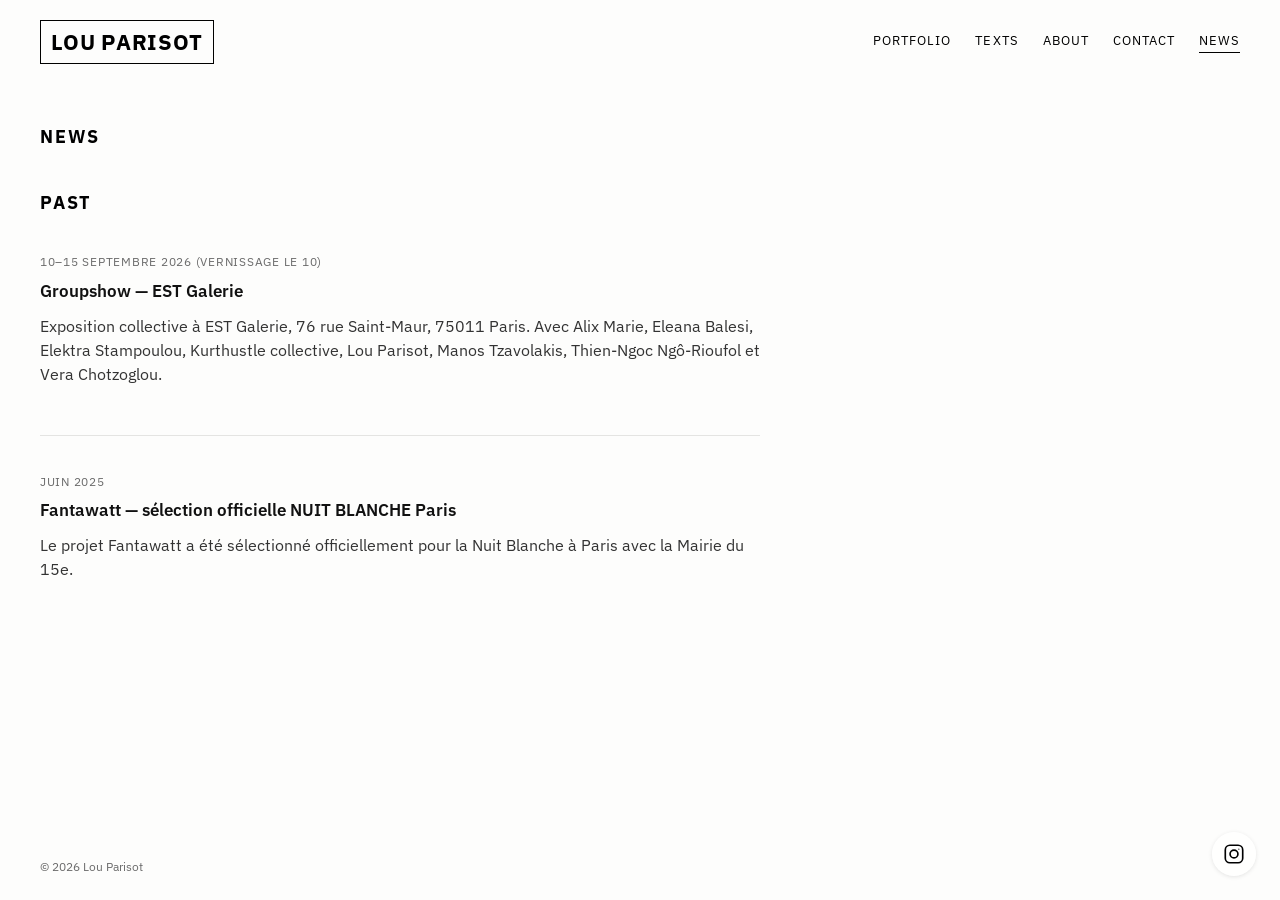
<file: news.html>
<!DOCTYPE html>
<html lang="fr">
<head>
<meta charset="UTF-8">
<meta name="viewport" content="width=device-width, initial-scale=1.0">
<title>Lou Parisot — News</title>
<link rel="stylesheet" href="css/style.css">
</head>
<body>
<header class="site-header">
  <div class="site-header__inner">
    <a class="site-title" href="index.html">Lou Parisot</a>
    <nav class="site-nav">
      <a href="portfolio.html">Portfolio</a>
      <a href="texts.html">Texts</a>
      <a href="about.html">About</a>
      <a href="contact.html">Contact</a>
      <a href="news.html" aria-current="page">News</a>
    </nav>
  </div>
</header>

<main>
  <h1 class="page-title">News</h1>
  <div class="entry-list" id="news-list"></div>
</main>

<footer class="site-footer">© <span id="year"></span> Lou Parisot</footer>
<script src="js/entries.js"></script>
<script src="js/site-title.js"></script>
<script>document.getElementById("year").textContent = new Date().getFullYear();</script>
<a class="insta-fab" href="https://instagram.com/lou_parisot" target="_blank" rel="noopener" aria-label="Instagram">
  <svg viewBox="0 0 24 24" fill="none" stroke="currentColor" stroke-width="1.8" stroke-linecap="round" stroke-linejoin="round">
    <rect x="2.5" y="2.5" width="19" height="19" rx="5"/>
    <circle cx="12" cy="12" r="4.3"/>
    <circle cx="17.3" cy="6.7" r="0.6" fill="currentColor" stroke="none"/>
  </svg>
</a>
</body>
</html>
</file>
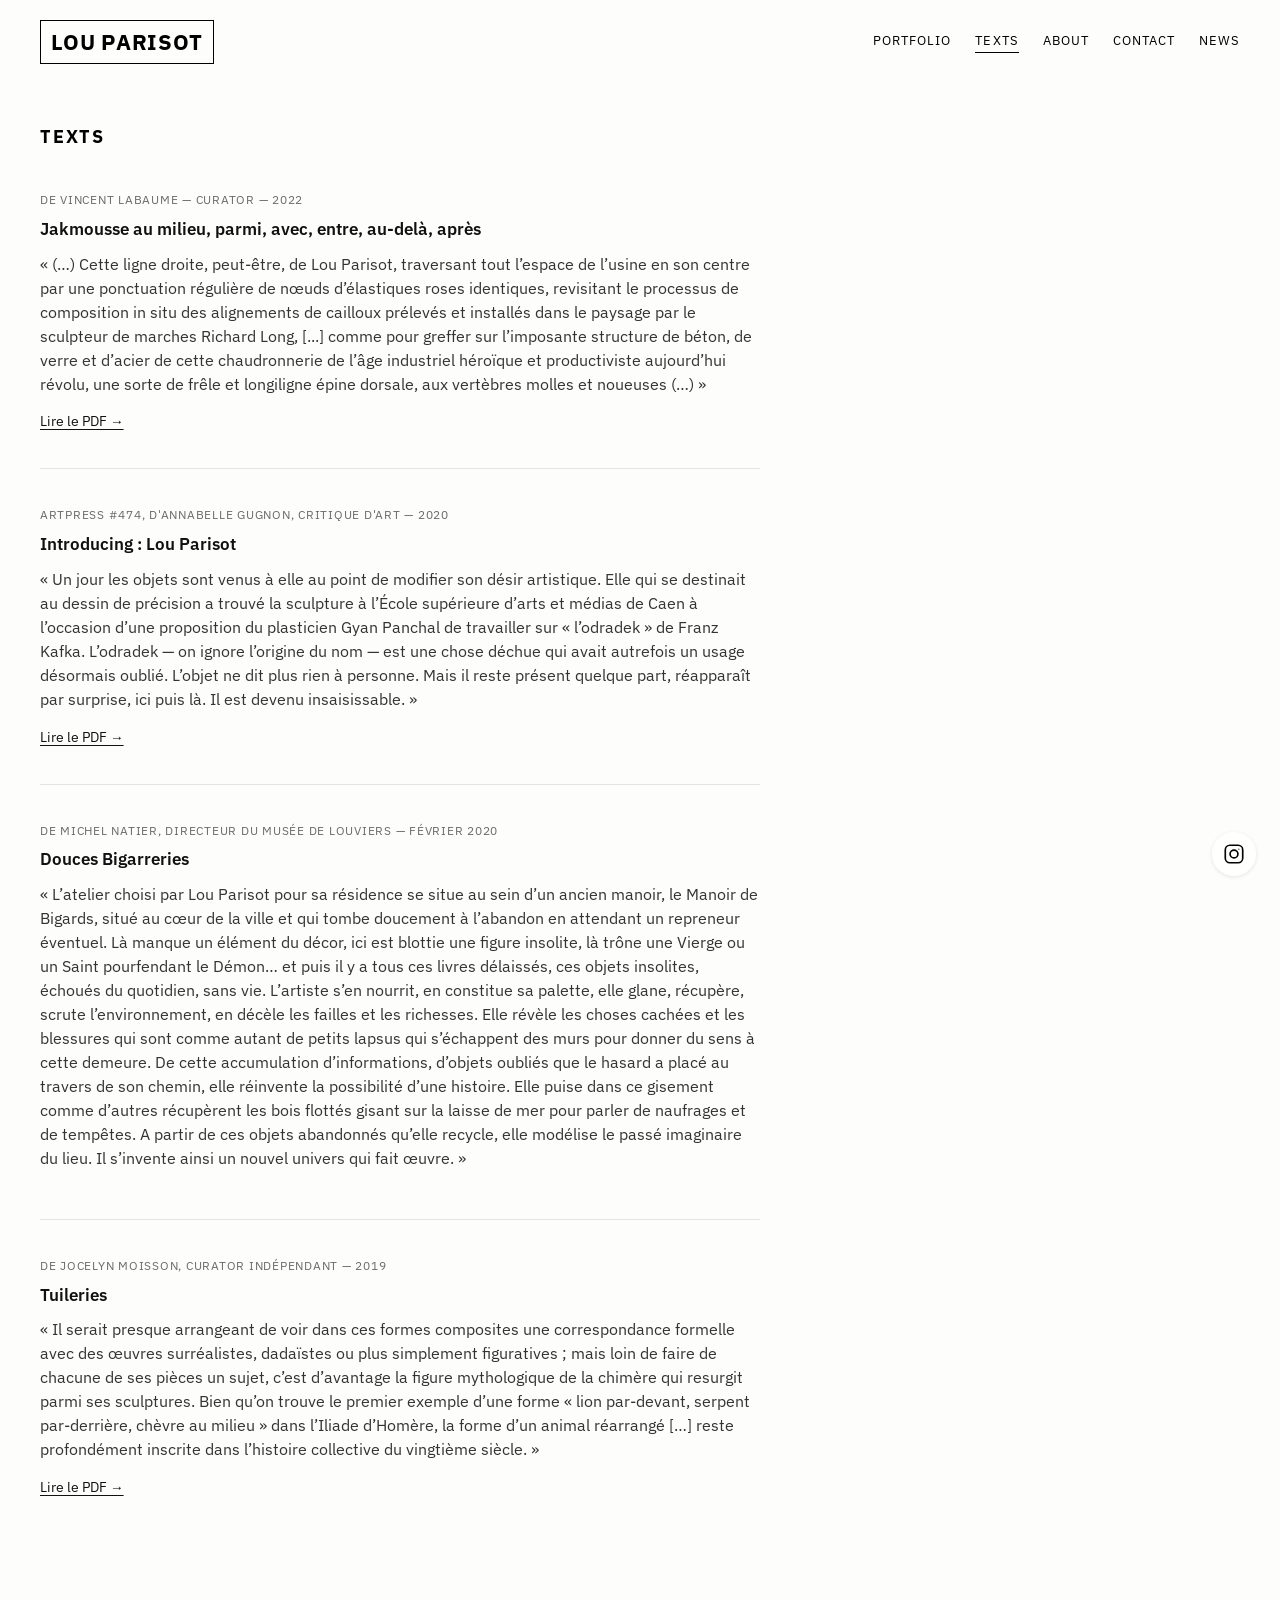
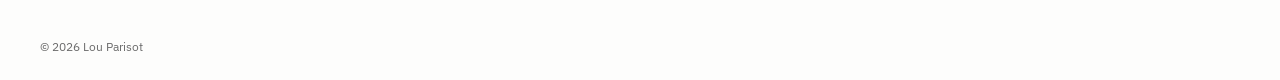
<file: texts.html>
<!DOCTYPE html>
<html lang="fr">
<head>
<meta charset="UTF-8">
<meta name="viewport" content="width=device-width, initial-scale=1.0">
<title>Lou Parisot — Texts</title>
<link rel="stylesheet" href="css/style.css">
</head>
<body>
<header class="site-header">
  <div class="site-header__inner">
    <a class="site-title" href="index.html">Lou Parisot</a>
    <nav class="site-nav">
      <a href="portfolio.html">Portfolio</a>
      <a href="texts.html" aria-current="page">Texts</a>
      <a href="about.html">About</a>
      <a href="contact.html">Contact</a>
      <a href="news.html">News</a>
    </nav>
  </div>
</header>

<main>
  <h1 class="page-title">Texts</h1>
  <div class="entry-list" id="texts-list"></div>
</main>

<footer class="site-footer">© <span id="year"></span> Lou Parisot</footer>
<script src="js/entries.js"></script>
<script src="js/site-title.js"></script>
<script>document.getElementById("year").textContent = new Date().getFullYear();</script>
<a class="insta-fab" href="https://instagram.com/lou_parisot" target="_blank" rel="noopener" aria-label="Instagram">
  <svg viewBox="0 0 24 24" fill="none" stroke="currentColor" stroke-width="1.8" stroke-linecap="round" stroke-linejoin="round">
    <rect x="2.5" y="2.5" width="19" height="19" rx="5"/>
    <circle cx="12" cy="12" r="4.3"/>
    <circle cx="17.3" cy="6.7" r="0.6" fill="currentColor" stroke="none"/>
  </svg>
</a>
</body>
</html>
</file>
<file: css/style.css>
@font-face { font-family: 'IBM Plex Sans'; src: url('../fonts/ibm-plex-sans-latin-400-normal.woff2') format('woff2'); font-weight: 400; font-style: normal; font-display: swap; }
@font-face { font-family: 'IBM Plex Sans'; src: url('../fonts/ibm-plex-sans-latin-500-normal.woff2') format('woff2'); font-weight: 500; font-style: normal; font-display: swap; }
@font-face { font-family: 'IBM Plex Sans'; src: url('../fonts/ibm-plex-sans-latin-600-normal.woff2') format('woff2'); font-weight: 600; font-style: normal; font-display: swap; }
@font-face { font-family: 'IBM Plex Sans'; src: url('../fonts/ibm-plex-sans-latin-600-italic.woff2') format('woff2'); font-weight: 600; font-style: italic; font-display: swap; }
@font-face { font-family: 'IBM Plex Sans'; src: url('../fonts/ibm-plex-sans-latin-700-normal.woff2') format('woff2'); font-weight: 700; font-style: normal; font-display: swap; }

:root {
  --ink: #111;
  --paper: #fdfdfc;
  --muted: #6b6b6b;
  --line: #e4e4e2;
  --maxw: 1200px;
  --gutter: 2.5rem;
}

* {
  box-sizing: border-box;
}

html, body {
  margin: 0;
  padding: 0;
  overflow-x: clip;
}

body {
  background: var(--paper);
  color: var(--ink);
  font-family: 'IBM Plex Sans', -apple-system, "Helvetica Neue", Helvetica, Arial, sans-serif;
  font-size: 16px;
  line-height: 1.5;
  -webkit-font-smoothing: antialiased;
  min-height: 100vh;
  display: flex;
  flex-direction: column;
}

main {
  flex: 1 0 auto;
}

a {
  color: inherit;
  text-decoration: none;
}

img {
  max-width: 100%;
  display: block;
}

/* Header / nav */

.site-header {
  position: sticky;
  top: 0;
  z-index: 95;
  background: var(--paper);
}

.site-header__inner {
  padding: 1.25rem var(--gutter);
  display: flex;
  align-items: center;
  justify-content: space-between;
  flex-wrap: wrap;
  gap: 0.75rem;
}

/* News ticker (home page only) */

.news-ticker {
  background: #ececea;
  overflow: hidden;
  white-space: nowrap;
  padding: 0.6rem 0;
}

.news-ticker__track {
  display: block;
  width: 100%;
  overflow: hidden;
}

.news-ticker__inner {
  display: inline-flex;
  white-space: nowrap;
  animation: news-ticker-scroll 49s linear infinite;
  will-change: transform;
}

.news-ticker__inner:hover {
  animation-play-state: paused;
}

.news-ticker__item {
  display: inline-block;
  color: #1f5eff;
  font-weight: 700;
  font-size: 0.85rem;
  letter-spacing: 0.02em;
  text-decoration: underline;
  text-underline-offset: 2px;
  white-space: nowrap;
  padding-right: 8rem;
}

.news-ticker__item:hover {
  color: #7aa2ff;
}

@keyframes news-ticker-scroll {
  from { transform: translateX(100vw); }
  to { transform: translateX(-50%); }
}

@media (prefers-reduced-motion: reduce) {
  .news-ticker__inner {
    animation: none;
  }
}

/* Home collage */

.home-collage {
  display: flex;
  flex-direction: column;
  gap: 3rem;
}

.home-section {
  position: relative;
  width: calc(100vw - 2 * var(--gutter));
}

.home-section__canvas {
  position: relative;
  width: 100%;
  height: 0;
}

.home-separator-slot {
  position: relative;
  height: 0;
  width: calc(100vw - 2 * var(--gutter));
}

.home-separator {
  position: absolute;
  left: 50%;
  top: 50%;
  width: calc(100vw + 200px);
  border-top: 1.5px solid #111;
  transform: translate(-50%, -50%) scaleX(0);
  transform-origin: center;
  opacity: 0;
  transition: transform 1.1s ease, opacity 0.8s ease;
  pointer-events: none;
  z-index: 55;
}

.home-separator.is-visible {
  transform: translate(-50%, -50%) scaleX(1);
  opacity: 1;
}

@media (prefers-reduced-motion: reduce) {
  .home-separator {
    transition: none !important;
    transform: translate(-50%, -50%) scaleX(1) !important;
    opacity: 1 !important;
  }
  .home-item {
    transform: none !important;
    opacity: 1 !important;
    transition: none !important;
  }
  .home-item img {
    animation: none !important;
    transition: none !important;
  }
  .home-section__title span,
  .home-section__title .arrow {
    transition: none !important;
  }
}

.home-section__title {
  position: absolute;
  display: block;
  font-weight: 700;
  font-size: 5rem;
  line-height: 0.85;
  letter-spacing: -0.02em;
  z-index: 60;
  writing-mode: vertical-rl;
  transform: rotate(180deg);
  transform-origin: center center;
  left: 0;
}

.home-section__title span {
  display: inline-block;
  color: #c4c4c2;
  transition: color 0.3s ease;
}

.home-section__title:hover span {
  color: #1f5eff;
}

.home-section__title .arrow {
  display: inline-block;
  font-size: 0.4em;
  margin-top: 0.5em;
  color: #c4c4c2;
  transition: color 0.3s ease;
}

.home-section__title:hover .arrow {
  color: #1f5eff;
}

.home-item {
  position: absolute;
  opacity: 0;
  transition: opacity 0.35s ease, transform 0.6s ease;
}

.home-item.is-visible {
  opacity: 1;
}

.home-item img,
.home-item video {
  width: 100%;
  height: 100%;
  object-fit: contain;
  display: block;
  transition: transform 0.5s ease;
}

.home-item:hover img,
.home-item:hover video {
  transform: scale(1.04);
}

.home-item--color {
  z-index: 5;
}

.home-item__link {
  display: block;
  width: 100%;
  height: 100%;
  cursor: pointer;
}

.home-tag {
  position: absolute;
  font-size: 0.72rem;
  letter-spacing: 0.05em;
  text-transform: uppercase;
  color: #111;
  background: var(--paper);
  padding: 0.35rem 0.7rem;
  border: 1.5px solid #111;
  z-index: 90;
  line-height: 1.5;
}

@media (max-width: 900px) {
  .home-separator-slot {
    display: none;
  }

  .home-section__canvas {
    height: auto !important;
    padding-top: 0 !important;
    display: flex;
    flex-direction: column;
    gap: 1.5rem;
  }

  .home-section__title {
    position: static;
    writing-mode: horizontal-tb;
    transform: none;
    font-size: 2.2rem !important;
    margin-bottom: 0.5rem;
    padding-left: 0;
  }

  .home-section__title .arrow {
    margin-top: 0;
    margin-left: 0.4rem;
  }

  .home-item {
    position: static;
    width: 100% !important;
    height: auto !important;
    aspect-ratio: auto;
  }

  .home-item--color {
    display: none;
  }

  .home-item img,
  .home-item video {
    height: auto;
  }

  .home-tag {
    position: static;
    display: inline-block;
    margin-top: -0.5rem;
  }
}

.site-title {
  font-size: 1.4rem;
  letter-spacing: 0.03em;
  text-transform: uppercase;
  font-weight: 700;
  color: #000;
  display: inline-block;
  border: 1.5px solid #000;
  padding: 0.25rem 0.6rem;
}

.site-title span {
  display: inline-block;
  color: #000;
  transition: color 0.3s ease;
}

.site-title:hover span {
  color: #b0b0ae;
}

.site-nav {
  display: flex;
  gap: 1.5rem;
  flex-wrap: wrap;
}

.site-nav a {
  font-size: 0.8rem;
  letter-spacing: 0.08em;
  text-transform: uppercase;
  color: #000;
  padding-bottom: 2px;
  border-bottom: 1px solid transparent;
}

.site-nav a[aria-current="page"] {
  color: #000;
  border-bottom-color: #000;
}

.site-nav a:hover {
  color: var(--muted);
}

/* Main / layout */

main {
  max-width: var(--maxw);
  margin: 0;
  padding: 2.5rem var(--gutter) 5rem;
}

.page-title {
  font-size: 1.1rem;
  letter-spacing: 0.1em;
  text-transform: uppercase;
  margin: 0 0 2.5rem;
  color: #000;
}

/* Gallery grid */

.gallery {
  display: flex;
  flex-direction: column;
  gap: 2.5rem;
  width: calc(100vw - 2 * var(--gutter));
}

.gallery__columns {
  display: flex;
  gap: 1.5rem;
}

.gallery__column {
  display: flex;
  flex-direction: column;
  gap: 2.5rem;
  flex: 1;
  min-width: 0;
}

.gallery__item {
  cursor: pointer;
  margin: 0;
}

.gallery__item--wide {
  width: 100%;
}

.gallery__item img {
  width: 100%;
  height: auto;
  background: #f0f0ee;
}

.gallery__caption {
  margin-top: 0.6rem;
  font-size: 0.72rem;
  color: var(--muted);
  line-height: 1.4;
}

.gallery__caption strong {
  color: var(--ink);
  font-weight: 500;
}

/* Lightbox */

.lightbox {
  position: fixed;
  inset: 0;
  background: rgba(255, 255, 255, 0.93);
  z-index: 100;
  padding: 1.25rem;
  opacity: 0;
  visibility: hidden;
  transition: opacity 0.3s ease, visibility 0s linear 0.3s;
}

.lightbox.is-open {
  opacity: 1;
  visibility: visible;
  transition: opacity 0.3s ease;
}

.lightbox__stage {
  position: absolute;
  inset: 0;
  display: flex;
  align-items: center;
  justify-content: center;
  flex-direction: column;
  padding: 1.25rem;
  transform: scale(0.3);
  opacity: 0;
  transition: transform 0.85s cubic-bezier(0.16, 1, 0.3, 1), opacity 0.6s ease;
}

.lightbox.is-open .lightbox__stage {
  transform: scale(1);
  opacity: 1;
}

.lightbox img {
  max-width: 96vw;
  max-height: 88vh;
  width: auto;
  margin: 0 auto;
}

.lightbox__zoom-wrap {
  overflow: hidden;
  display: flex;
  align-items: center;
  justify-content: center;
  max-width: 96vw;
  max-height: 88vh;
  cursor: zoom-in;
}

.lightbox__zoom-wrap.is-zoomed {
  display: block;
  overflow: auto;
  cursor: grab;
  -webkit-overflow-scrolling: touch;
}

.lightbox__zoom-wrap.is-zoomed.is-dragging {
  cursor: grabbing;
}

.lightbox__zoom-wrap.is-zoomed img {
  max-width: none;
  max-height: none;
  display: block;
  margin: 0;
}

.lightbox__zoom-btn {
  position: absolute;
  bottom: 1.5rem;
  left: 1.75rem;
  color: #222;
  background: none;
  border: none;
  cursor: pointer;
  line-height: 1;
  z-index: 1;
  display: flex;
  align-items: center;
  justify-content: center;
}

.lightbox__zoom-btn svg {
  width: 1.5rem;
  height: 1.5rem;
  display: block;
}

.lightbox__zoom-btn:hover {
  opacity: 0.6;
}

.lightbox__zoom-btn.is-zoomed .lightbox__zoom-plus {
  display: none;
}

.lightbox__caption {
  color: #222;
  font-size: 0.72rem;
  margin-top: 1rem;
  text-align: center;
  max-width: 640px;
}

.lightbox__close {
  position: absolute;
  top: 1.5rem;
  right: 1.75rem;
  color: #222;
  background: none;
  border: none;
  cursor: pointer;
  line-height: 1;
  z-index: 1;
  display: flex;
  align-items: center;
  justify-content: center;
}

.lightbox__close svg {
  width: 1.7rem;
  height: 1.7rem;
  display: block;
}

.lightbox__close:hover {
  opacity: 0.6;
}

.lightbox__nav {
  position: absolute;
  top: 50%;
  transform: translateY(-50%);
  background: none;
  border: none;
  color: #222;
  cursor: pointer;
  padding: 0.5rem 1rem;
  z-index: 1;
  display: flex;
  align-items: center;
  justify-content: center;
}

.lightbox__nav svg {
  width: 2.3rem;
  height: 2.3rem;
  display: block;
}

.lightbox__nav:hover {
  opacity: 0.6;
}

.lightbox__nav--prev { left: 0.5rem; }
.lightbox__nav--next { right: 0.5rem; }

/* Text-based pages (about, contact, news, texts, portfolio) */

.prose {
  max-width: 640px;
  font-size: 0.85rem;
}

.prose p {
  margin: 0 0 1.2rem;
  text-align: justify;
  hyphens: auto;
}

.prose--bio {
  font-size: 1rem;
}

.prose--bio p {
  line-height: 1.6;
}

/* Instagram fixed icon */

.insta-fab {
  position: fixed;
  bottom: 1.5rem;
  right: 1.5rem;
  width: 44px;
  height: 44px;
  border-radius: 50%;
  background: rgba(255, 255, 255, 0.75);
  box-shadow: 0 1px 4px rgba(0, 0, 0, 0.1);
  display: flex;
  align-items: center;
  justify-content: center;
  z-index: 60;
  color: #000;
  transition: background 0.25s ease, color 0.25s ease;
}

.insta-fab svg {
  width: 22px;
  height: 22px;
  display: block;
}

.insta-fab:hover {
  background: rgba(255, 255, 255, 0.95);
  color: #1f5eff;
}

.entry-list {
  display: flex;
  flex-direction: column;
  gap: 2.25rem;
  max-width: 720px;
}

.entry {
  border-bottom: 1px solid var(--line);
  padding-bottom: 2.25rem;
}

.entry:last-child {
  border-bottom: none;
}

.entry-section-label {
  font-size: 1.1rem;
  font-weight: 700;
  letter-spacing: 0.1em;
  text-transform: uppercase;
  color: #000;
  margin: 0;
}

.entry__meta {
  font-size: 0.78rem;
  text-transform: uppercase;
  letter-spacing: 0.06em;
  color: var(--muted);
  margin-bottom: 0.5rem;
}

.entry__title {
  font-size: 1.05rem;
  margin: 0 0 0.6rem;
  font-weight: 600;
}

.entry__text {
  color: #333;
  margin: 0 0 0.8rem;
}

a.entry__text--link {
  display: block;
  text-decoration: none;
  transition: color 0.25s ease;
}

a.entry__text--link:hover {
  color: #1f5eff;
  text-decoration: underline;
}

.entry__link {
  font-size: 0.85rem;
  text-decoration: underline;
  text-underline-offset: 3px;
  transition: color 0.25s ease;
}

.entry__link:hover {
  color: #1f5eff;
}

.expo-links {
  display: flex;
  flex-direction: column;
  gap: 0.4rem;
  margin-top: 1.2rem;
}

.expo-links a {
  font-size: 0.82rem;
  text-decoration: underline;
  text-underline-offset: 3px;
  transition: color 0.25s ease;
}

.expo-links a:hover {
  color: #b0b0ae;
}

.portfolio-cta {
  display: inline-block;
  border: 1px solid var(--ink);
  padding: 0.75rem 1.5rem;
  font-size: 0.85rem;
  letter-spacing: 0.06em;
  text-transform: uppercase;
  margin-top: 1rem;
  transition: color 0.25s ease;
}

.portfolio-cta:hover {
  color: #b0b0ae;
}

.contact-list {
  list-style: none;
  padding: 0;
  margin: 0;
  display: flex;
  flex-direction: column;
  gap: 0.9rem;
  font-size: 0.95rem;
}

.contact-list a:hover {
  color: #1f5eff;
  text-decoration: underline;
}

.site-footer {
  padding: 1.5rem var(--gutter);
  text-align: left;
  font-size: 0.75rem;
  color: var(--muted);
  flex-shrink: 0;
}

/* Portfolio — exhibitions */

.expo-separator {
  border: none;
  border-top: 1px solid #000;
  margin: 4rem 0 2.5rem;
  width: calc(100vw - 2 * var(--gutter));
}

.expo-intro {
  max-width: none;
  width: calc(100vw - 2 * var(--gutter));
  margin-bottom: 2.5rem;
}

.expo-title {
  font-size: 1.1rem;
  font-weight: 700;
  letter-spacing: 0.1em;
  line-height: 1.6;
  color: #000;
  margin: 0 0 0.4rem;
}

.expo-title a {
  color: inherit;
  text-decoration: none;
  transition: color 0.25s ease;
}

.expo-heading:hover .expo-title a,
.expo-heading:hover .expo-meta a {
  color: #1f5eff;
  text-decoration: underline;
}

.expo-meta {
  font-size: 1.1rem;
  font-weight: 700;
  letter-spacing: 0.1em;
  color: #000;
  margin-bottom: 1.1rem;
}

.expo-meta a {
  color: inherit;
  text-decoration: none;
  transition: color 0.25s ease;
}

.expo-description {
  display: flex;
  gap: 3rem;
}

.expo-description__col {
  flex: 1;
  min-width: 0;
}

.expo-description p {
  font-size: 0.85rem;
  line-height: 1.6;
  color: #333;
  text-align: justify;
  hyphens: auto;
  margin: 0 0 1rem;
}

.expo-description a {
  text-decoration: underline;
  text-underline-offset: 2px;
  transition: color 0.25s ease;
}

.expo-description a:hover {
  color: #1f5eff;
}

.text-divider {
  width: 2.5rem;
  height: 0;
  border: none;
  border-top: 1px solid #ccc;
  margin: 1.2rem 0;
}

.expo-footnote {
  font-size: 0.72rem;
  color: var(--muted);
  line-height: 1.5;
}

@media (max-width: 900px) {
  .expo-description {
    flex-direction: column;
    gap: 0;
  }
}

/* About layout */

.about-layout {
  display: flex;
  gap: 3rem;
  align-items: flex-start;
}

.about-main {
  flex: 1;
  min-width: 0;
  max-width: 640px;
}

.about-portrait {
  flex: 0 0 340px;
  min-width: 0;
  margin-left: auto;
  position: sticky;
  top: 6rem;
}

.about-portrait img {
  width: 100%;
  height: auto;
}

.about-portrait__credit {
  margin: 0.6rem 0 0;
  font-size: 0.75rem;
  color: var(--muted);
}

@media (max-width: 900px) {
  .about-layout {
    flex-direction: column;
    align-items: stretch;
  }
  .about-main {
    max-width: none;
  }
  .about-portrait {
    position: static;
    flex: none;
    width: 220px;
    order: -1;
  }
}

/* CV (About page) */

.cv {
  max-width: 640px;
  margin-top: 3rem;
}

.cv-section {
  margin-bottom: 2.5rem;
}

.cv-section-title {
  font-size: 1rem;
  font-weight: 700;
  text-transform: uppercase;
  letter-spacing: 0.04em;
  margin: 0 0 1rem;
}

.cv-year {
  font-weight: 700;
  font-size: 0.85rem;
  margin: 1.1rem 0 0.4rem;
}

.cv-year:first-child {
  margin-top: 0;
}

.cv-list {
  list-style: none;
  padding: 0;
  margin: 0;
}

.cv-list li {
  font-size: 0.85rem;
  line-height: 1.6;
  color: #222;
  margin-bottom: 0.4rem;
  padding-left: 1.1em;
  position: relative;
}

.cv-list li::before {
  content: "—";
  position: absolute;
  left: 0;
  color: var(--muted);
}

.cv-list a {
  text-decoration: underline;
  text-underline-offset: 2px;
  transition: color 0.25s ease;
}

.cv-list a:hover {
  color: #1f5eff;
}

/* Contact form */

.contact-form {
  max-width: 480px;
  margin-top: 2.5rem;
  display: flex;
  flex-direction: column;
  gap: 1rem;
}

.contact-form label {
  font-size: 0.8rem;
  text-transform: uppercase;
  letter-spacing: 0.06em;
  color: var(--muted);
  margin-bottom: 0.4rem;
  display: block;
}

.contact-form input,
.contact-form textarea {
  width: 100%;
  border: 1px solid var(--line);
  padding: 0.7rem 0.8rem;
  font-family: inherit;
  font-size: 0.95rem;
  color: #000;
  background: #fff;
}

.contact-form input:focus,
.contact-form textarea:focus {
  outline: none;
  border-color: #000;
}

.contact-form textarea {
  resize: vertical;
  min-height: 120px;
}

.contact-form button {
  align-self: flex-start;
  border: 1px solid #000;
  background: #fff;
  padding: 0.75rem 1.5rem;
  font-size: 0.85rem;
  letter-spacing: 0.06em;
  text-transform: uppercase;
  cursor: pointer;
  font-family: inherit;
}

.contact-form button:hover {
  background: #000;
  color: #fff;
}

.placeholder-note {
  font-size: 0.78rem;
  color: #b45309;
  background: #fffbeb;
  border: 1px solid #fde68a;
  padding: 0.6rem 0.9rem;
  border-radius: 4px;
  margin-bottom: 2rem;
  max-width: 640px;
}

/* Mobile header/nav: fit the whole menu on one line at the top */

@media (max-width: 900px) {
  .site-header__inner {
    padding: 1.1rem 1rem;
    gap: 0.5rem;
  }

  .site-nav {
    gap: 0.5rem;
    row-gap: 0.4rem;
  }

  .site-nav a {
    font-size: 0.7rem;
    letter-spacing: 0;
  }
}
</file>
